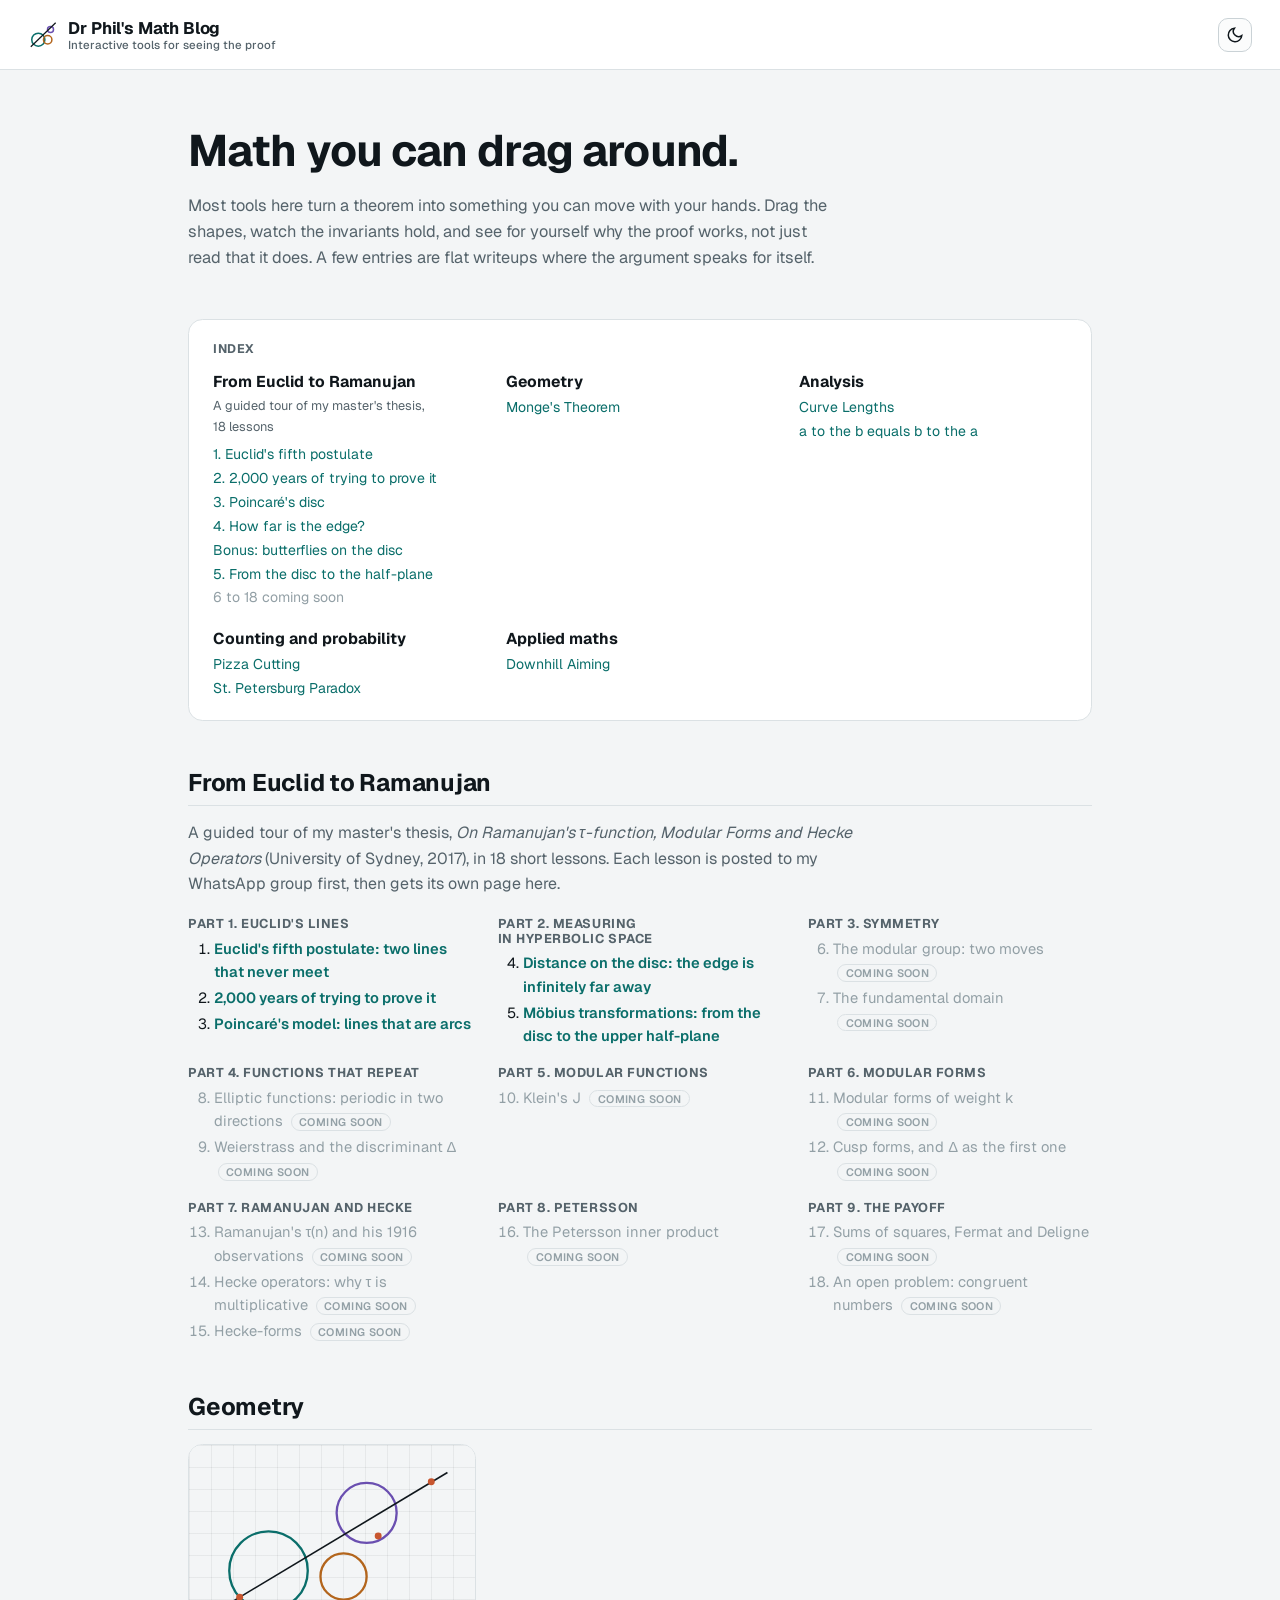
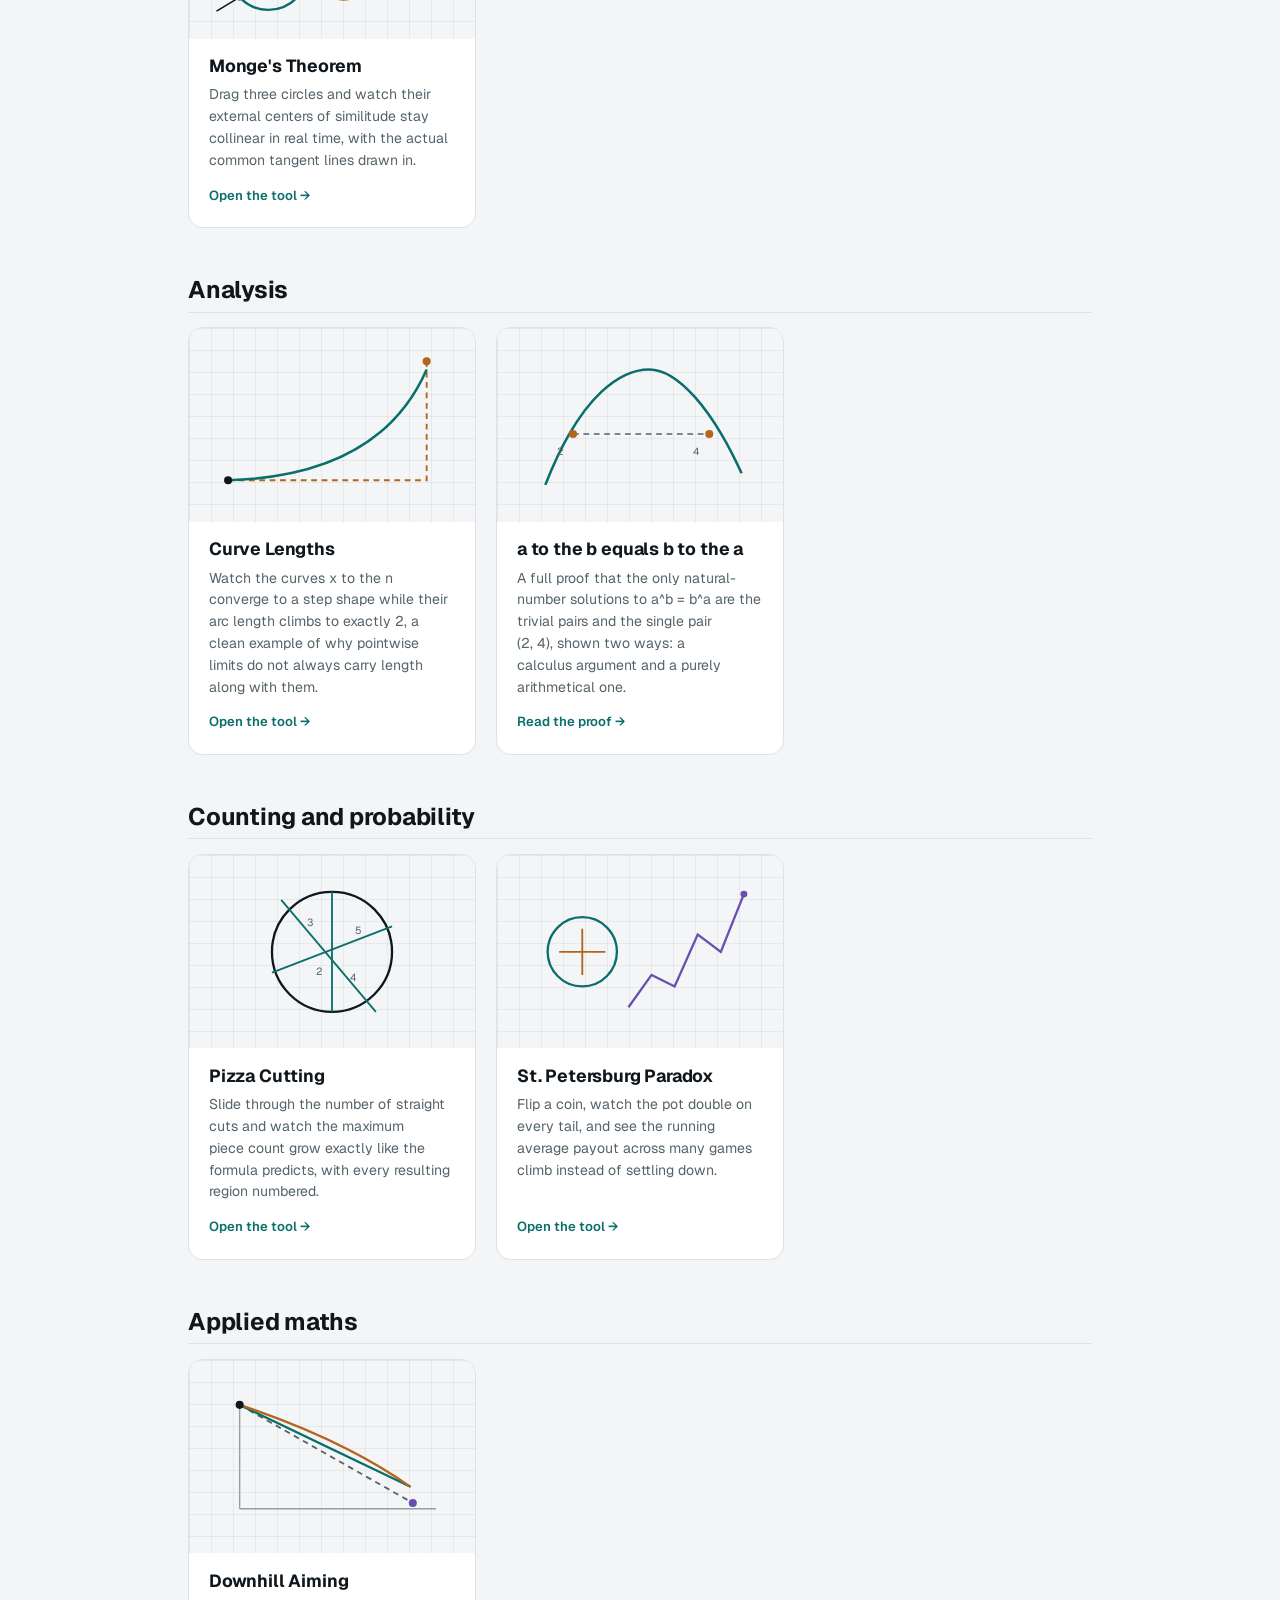
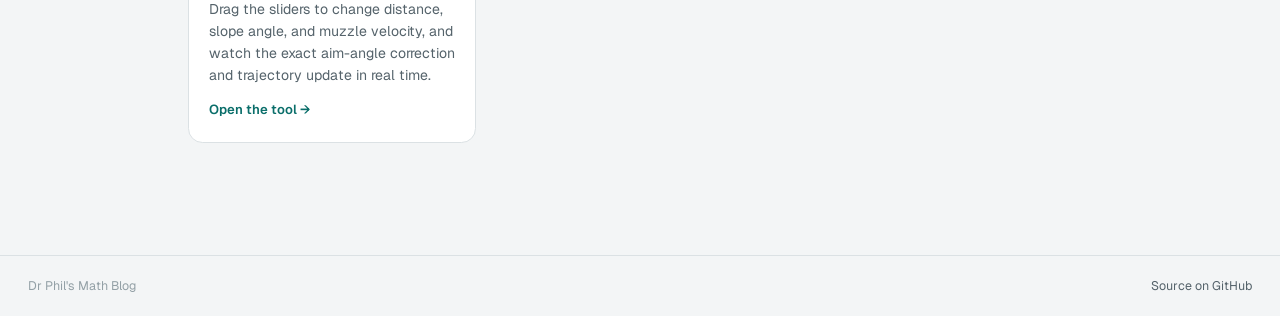
<file: index.html>
<!doctype html>
<html lang="en">
<head>
<meta charset="UTF-8" />
<meta name="viewport" content="width=device-width, initial-scale=1.0" />
<title>Dr Phil's Math Blog</title>
<meta name="description" content="Interactive math tools and explainers from Dr Phil: draggable, sliding, and animated illustrations of theorems from geometry, ballistics, combinatorics, and analysis." />

<link rel="preconnect" href="https://fonts.googleapis.com" />
<link rel="preconnect" href="https://fonts.gstatic.com" crossorigin />
<link href="https://api.fontshare.com/v2/css?f[]=jetbrains-mono@400,500,700&display=swap" rel="stylesheet" />
<link href="https://fonts.googleapis.com/css2?family=Geist:wght@400..700&display=swap" rel="stylesheet" />

<link rel="icon" href="data:image/svg+xml,%3Csvg xmlns='http://www.w3.org/2000/svg' viewBox='0 0 32 32'%3E%3Crect width='32' height='32' rx='6' fill='%230b0f14'/%3E%3Ccircle cx='11' cy='20' r='6' fill='none' stroke='%2358d3c9' stroke-width='1.6'/%3E%3Ccircle cx='21' cy='20' r='4' fill='none' stroke='%23e3a548' stroke-width='1.6'/%3E%3Ccircle cx='24' cy='10' r='3' fill='none' stroke='%23e3a548' stroke-width='1.6'/%3E%3Cline x1='4' y1='27' x2='29' y2='4' stroke='%23f2f4f6' stroke-width='1.2'/%3E%3C/svg%3E" />

<link rel="stylesheet" href="css/base.css" />
<link rel="stylesheet" href="css/theme.css" />
<link rel="stylesheet" href="css/home.css" />
</head>
<body>
<div class="home">

  <header class="home-topbar">
    <div class="brand" aria-label="Dr Phil's Math Blog logo">
      <svg width="30" height="30" viewBox="0 0 32 32" fill="none" aria-hidden="true">
        <circle cx="11" cy="21" r="7" stroke="var(--c-a)" stroke-width="1.6"/>
        <circle cx="21" cy="21" r="4.5" stroke="var(--c-b)" stroke-width="1.6"/>
        <circle cx="24" cy="10" r="3.2" stroke="var(--c-c)" stroke-width="1.6"/>
        <line x1="3" y1="28.5" x2="29.5" y2="3" stroke="var(--color-text)" stroke-width="1.3"/>
      </svg>
      <div class="brand-text">
        <span class="brand-title">Dr Phil's Math Blog</span>
        <span class="brand-sub">Interactive tools for seeing the proof</span>
      </div>
    </div>
    <button class="theme-toggle" id="themeToggle" type="button" aria-label="Switch to light mode">
      <svg width="18" height="18" viewBox="0 0 24 24" fill="none" stroke="currentColor" stroke-width="2"><path d="M21 12.79A9 9 0 1 1 11.21 3 7 7 0 0 0 21 12.79z"/></svg>
    </button>
  </header>

  <main class="home-main">

    <section class="hero">
      <h1>Math you can drag around.</h1>
      <p>Most tools here turn a theorem into something you can move with your hands. Drag the shapes, watch the invariants hold, and see for yourself why the proof works, not just read that it does. A few entries are flat writeups where the argument speaks for itself.</p>
    </section>

    <nav class="site-index" aria-label="Index of topics">
      <h2 class="index-title">Index</h2>
      <div class="index-cols">
        <div>
          <h3><a href="#tour">From Euclid to Ramanujan</a></h3>
          <p class="index-sub">A guided tour of my master's thesis, 18 lessons</p>
          <ul><li><a href="tour/01-parallel-postulate/">1. Euclid's fifth postulate</a></li><li><a href="tour/02-two-thousand-years/">2. 2,000 years of trying to prove it</a></li><li><a href="tour/03-poincare-disc/">3. Poincar&eacute;'s disc</a></li><li><a href="tour/04-distance/">4. How far is the edge?</a></li><li><a href="tour/04-distance/butterflies/">Bonus: butterflies on the disc</a></li><li><a href="tour/05-mobius/">5. From the disc to the half-plane</a></li><li class="soon">6 to 18 coming soon</li></ul>
        </div>
        <div>
          <h3><a href="#geometry">Geometry</a></h3>
          <ul><li><a href="tools/monge-theorem/">Monge's Theorem</a></li></ul>
        </div>
        <div>
          <h3><a href="#analysis">Analysis</a></h3>
          <ul><li><a href="tools/curve-lengths/">Curve Lengths</a></li><li><a href="tools/ab-ba/">a to the b equals b to the a</a></li></ul>
        </div>
        <div>
          <h3><a href="#counting">Counting and probability</a></h3>
          <ul><li><a href="tools/pizza-cutting/">Pizza Cutting</a></li><li><a href="tools/st-petersburg-paradox/">St. Petersburg Paradox</a></li></ul>
        </div>
        <div>
          <h3><a href="#applied">Applied maths</a></h3>
          <ul><li><a href="tools/downhill-aiming/">Downhill Aiming</a></li></ul>
        </div>
      </div>
    </nav>

    <section class="topic" id="tour">
      <h2 class="topic-title">From Euclid to Ramanujan</h2>
      <p class="topic-intro">A guided tour of my master's thesis, <em>On Ramanujan's &tau;-function, Modular Forms and Hecke Operators</em> (University of Sydney, 2017), in 18 short lessons. Each lesson is posted to my WhatsApp group first, then gets its own page here.</p>
      <div class="tour-parts">
        <div class="tour-part">
          <h3>Part 1. Euclid's lines</h3>
          <ol>
            <li value="1"><a href="tour/01-parallel-postulate/">Euclid's fifth postulate: two lines that never meet</a></li>
            <li value="2"><a href="tour/02-two-thousand-years/">2,000 years of trying to prove it</a></li>
            <li value="3"><a href="tour/03-poincare-disc/">Poincaré's model: lines that are arcs</a></li>
          </ol>
        </div>
        <div class="tour-part">
          <h3>Part 2. Measuring in hyperbolic space</h3>
          <ol>
            <li value="4"><a href="tour/04-distance/">Distance on the disc: the edge is infinitely far away</a></li>
            <li value="5"><a href="tour/05-mobius/">Möbius transformations: from the disc to the upper half-plane</a></li>
          </ol>
        </div>
        <div class="tour-part">
          <h3>Part 3. Symmetry</h3>
          <ol>
            <li value="6" class="soon">The modular group: two moves <span class="soon-tag">coming soon</span></li>
            <li value="7" class="soon">The fundamental domain <span class="soon-tag">coming soon</span></li>
          </ol>
        </div>
        <div class="tour-part">
          <h3>Part 4. Functions that repeat</h3>
          <ol>
            <li value="8" class="soon">Elliptic functions: periodic in two directions <span class="soon-tag">coming soon</span></li>
            <li value="9" class="soon">Weierstrass and the discriminant Δ <span class="soon-tag">coming soon</span></li>
          </ol>
        </div>
        <div class="tour-part">
          <h3>Part 5. Modular functions</h3>
          <ol>
            <li value="10" class="soon">Klein's J <span class="soon-tag">coming soon</span></li>
          </ol>
        </div>
        <div class="tour-part">
          <h3>Part 6. Modular forms</h3>
          <ol>
            <li value="11" class="soon">Modular forms of weight k <span class="soon-tag">coming soon</span></li>
            <li value="12" class="soon">Cusp forms, and Δ as the first one <span class="soon-tag">coming soon</span></li>
          </ol>
        </div>
        <div class="tour-part">
          <h3>Part 7. Ramanujan and Hecke</h3>
          <ol>
            <li value="13" class="soon">Ramanujan's τ(n) and his 1916 observations <span class="soon-tag">coming soon</span></li>
            <li value="14" class="soon">Hecke operators: why τ is multiplicative <span class="soon-tag">coming soon</span></li>
            <li value="15" class="soon">Hecke-forms <span class="soon-tag">coming soon</span></li>
          </ol>
        </div>
        <div class="tour-part">
          <h3>Part 8. Petersson</h3>
          <ol>
            <li value="16" class="soon">The Petersson inner product <span class="soon-tag">coming soon</span></li>
          </ol>
        </div>
        <div class="tour-part">
          <h3>Part 9. The payoff</h3>
          <ol>
            <li value="17" class="soon">Sums of squares, Fermat and Deligne <span class="soon-tag">coming soon</span></li>
            <li value="18" class="soon">An open problem: congruent numbers <span class="soon-tag">coming soon</span></li>
          </ol>
        </div>
      </div>
    </section>

    <section class="topic" id="geometry">
      <h2 class="topic-title">Geometry</h2>
      <div class="tool-grid">
        <a class="tool-card" href="tools/monge-theorem/">
          <div class="tool-card-preview" aria-hidden="true">
            <svg viewBox="0 0 220 140" width="100%" height="100%">
              <circle cx="55" cy="95" r="34" fill="none" stroke="var(--c-a)" stroke-width="2"/>
              <circle cx="120" cy="100" r="20" fill="none" stroke="var(--c-b)" stroke-width="2"/>
              <circle cx="140" cy="45" r="26" fill="none" stroke="var(--c-c)" stroke-width="2"/>
              <line x1="10" y1="130" x2="210" y2="10" stroke="var(--color-text)" stroke-width="1.4"/>
              <circle cx="196" cy="18" r="3" fill="var(--ext-color)"/>
              <circle cx="150" cy="65" r="3" fill="var(--ext-color)"/>
              <circle cx="30" cy="118" r="3" fill="var(--ext-color)"/>
            </svg>
          </div>
          <div class="tool-card-body">
            <h2>Monge's Theorem</h2>
            <p>Drag three circles and watch their external centers of similitude stay collinear in real time, with the actual common tangent lines drawn in.</p>
            <span class="tool-card-cta">Open the tool &rarr;</span>
          </div>
        </a>
      </div>
    </section>

    <section class="topic" id="analysis">
      <h2 class="topic-title">Analysis</h2>
      <div class="tool-grid">
        <a class="tool-card" href="tools/curve-lengths/">
          <div class="tool-card-preview" aria-hidden="true">
            <svg viewBox="0 0 220 140" width="100%" height="100%">
              <path d="M20 118 L192 118 L192 15" fill="none" stroke="var(--c-b)" stroke-width="1.6" stroke-dasharray="5 4"/>
              <path d="M20 118 C 90 116, 160 95, 192 22" fill="none" stroke="var(--c-a)" stroke-width="2.2"/>
              <circle cx="20" cy="118" r="3.5" fill="var(--color-text)"/>
              <circle cx="192" cy="15" r="3.5" fill="var(--c-b)"/>
            </svg>
          </div>
          <div class="tool-card-body">
            <h2>Curve Lengths</h2>
            <p>Watch the curves x to the n converge to a step shape while their arc length climbs to exactly 2, a clean example of why pointwise limits do not always carry length along with them.</p>
            <span class="tool-card-cta">Open the tool &rarr;</span>
          </div>
        </a>
        <a class="tool-card" href="tools/ab-ba/">
          <div class="tool-card-preview" aria-hidden="true">
            <svg viewBox="0 0 220 140" width="100%" height="100%">
              <path d="M28 122 C 60 40, 96 22, 118 22 C 142 22, 172 55, 198 112" fill="none" stroke="var(--c-a)" stroke-width="2.2"/>
              <line x1="52" y1="78" x2="170" y2="78" stroke="var(--color-text-muted)" stroke-width="1.4" stroke-dasharray="5 4"/>
              <circle cx="52" cy="78" r="3.5" fill="var(--c-b)"/>
              <circle cx="170" cy="78" r="3.5" fill="var(--c-b)"/>
              <text x="38" y="96" font-size="9" fill="var(--color-text-muted)">2</text>
              <text x="156" y="96" font-size="9" fill="var(--color-text-muted)">4</text>
            </svg>
          </div>
          <div class="tool-card-body">
            <h2>a to the b equals b to the a</h2>
            <p>A full proof that the only natural-number solutions to a^b = b^a are the trivial pairs and the single pair (2, 4), shown two ways: a calculus argument and a purely arithmetical one.</p>
            <span class="tool-card-cta">Read the proof &rarr;</span>
          </div>
        </a>
      </div>
    </section>

    <section class="topic" id="counting">
      <h2 class="topic-title">Counting and probability</h2>
      <div class="tool-grid">
        <a class="tool-card" href="tools/pizza-cutting/">
          <div class="tool-card-preview" aria-hidden="true">
            <svg viewBox="0 0 220 140" width="100%" height="100%">
              <circle cx="110" cy="70" r="52" fill="none" stroke="var(--color-text)" stroke-width="2"/>
              <line x1="66" y1="25" x2="148" y2="122" stroke="var(--c-a)" stroke-width="1.6"/>
              <line x1="58" y1="88" x2="162" y2="48" stroke="var(--c-a)" stroke-width="1.6"/>
              <line x1="110" y1="18" x2="110" y2="122" stroke="var(--c-a)" stroke-width="1.6"/>
              <text x="88" y="48" font-size="9" fill="var(--color-text-muted)">3</text>
              <text x="130" y="55" font-size="9" fill="var(--color-text-muted)">5</text>
              <text x="96" y="90" font-size="9" fill="var(--color-text-muted)">2</text>
              <text x="126" y="95" font-size="9" fill="var(--color-text-muted)">4</text>
            </svg>
          </div>
          <div class="tool-card-body">
            <h2>Pizza Cutting</h2>
            <p>Slide through the number of straight cuts and watch the maximum piece count grow exactly like the formula predicts, with every resulting region numbered.</p>
            <span class="tool-card-cta">Open the tool &rarr;</span>
          </div>
        </a>
        <a class="tool-card" href="tools/st-petersburg-paradox/">
          <div class="tool-card-preview" aria-hidden="true">
            <svg viewBox="0 0 220 140" width="100%" height="100%">
              <circle cx="60" cy="70" r="30" fill="none" stroke="var(--c-a)" stroke-width="2"/>
              <path d="M40 70 h40 M60 50 v40" stroke="var(--c-b)" stroke-width="1.6"/>
              <path d="M100 118 L120 90 L140 100 L160 55 L180 70 L200 20" fill="none" stroke="var(--c-c)" stroke-width="2"/>
              <circle cx="200" cy="20" r="3" fill="var(--c-c)"/>
            </svg>
          </div>
          <div class="tool-card-body">
            <h2>St. Petersburg Paradox</h2>
            <p>Flip a coin, watch the pot double on every tail, and see the running average payout across many games climb instead of settling down.</p>
            <span class="tool-card-cta">Open the tool &rarr;</span>
          </div>
        </a>
      </div>
    </section>

    <section class="topic" id="applied">
      <h2 class="topic-title">Applied maths</h2>
      <div class="tool-grid">
        <a class="tool-card" href="tools/downhill-aiming/">
          <div class="tool-card-preview" aria-hidden="true">
            <svg viewBox="0 0 220 140" width="100%" height="100%">
              <line x1="30" y1="25" x2="30" y2="115" stroke="var(--color-text-faint)" stroke-width="1.2"/>
              <line x1="30" y1="115" x2="200" y2="115" stroke="var(--color-text-faint)" stroke-width="1.2"/>
              <line x1="30" y1="25" x2="180" y2="110" stroke="var(--color-text-muted)" stroke-width="1.6" stroke-dasharray="5 4"/>
              <line x1="30" y1="25" x2="178" y2="96" stroke="var(--c-a)" stroke-width="2"/>
              <path d="M30,25 Q120,55 178,96" fill="none" stroke="var(--c-b)" stroke-width="2"/>
              <circle cx="30" cy="25" r="3.5" fill="var(--color-text)"/>
              <circle cx="180" cy="110" r="3.5" fill="var(--c-c)"/>
            </svg>
          </div>
          <div class="tool-card-body">
            <h2>Downhill Aiming</h2>
            <p>Drag the sliders to change distance, slope angle, and muzzle velocity, and watch the exact aim-angle correction and trajectory update in real time.</p>
            <span class="tool-card-cta">Open the tool &rarr;</span>
          </div>
        </a>
      </div>
    </section>

  </main>

  <footer class="home-footer">
    <span>Dr Phil's Math Blog</span>
    <a href="https://github.com/DrPhil-dev/Dr-Phil-s-Math-Blog" target="_blank" rel="noopener">Source on GitHub</a>
  </footer>

</div>

<script src="js/home.js"></script>
</body>
</html>
</file>
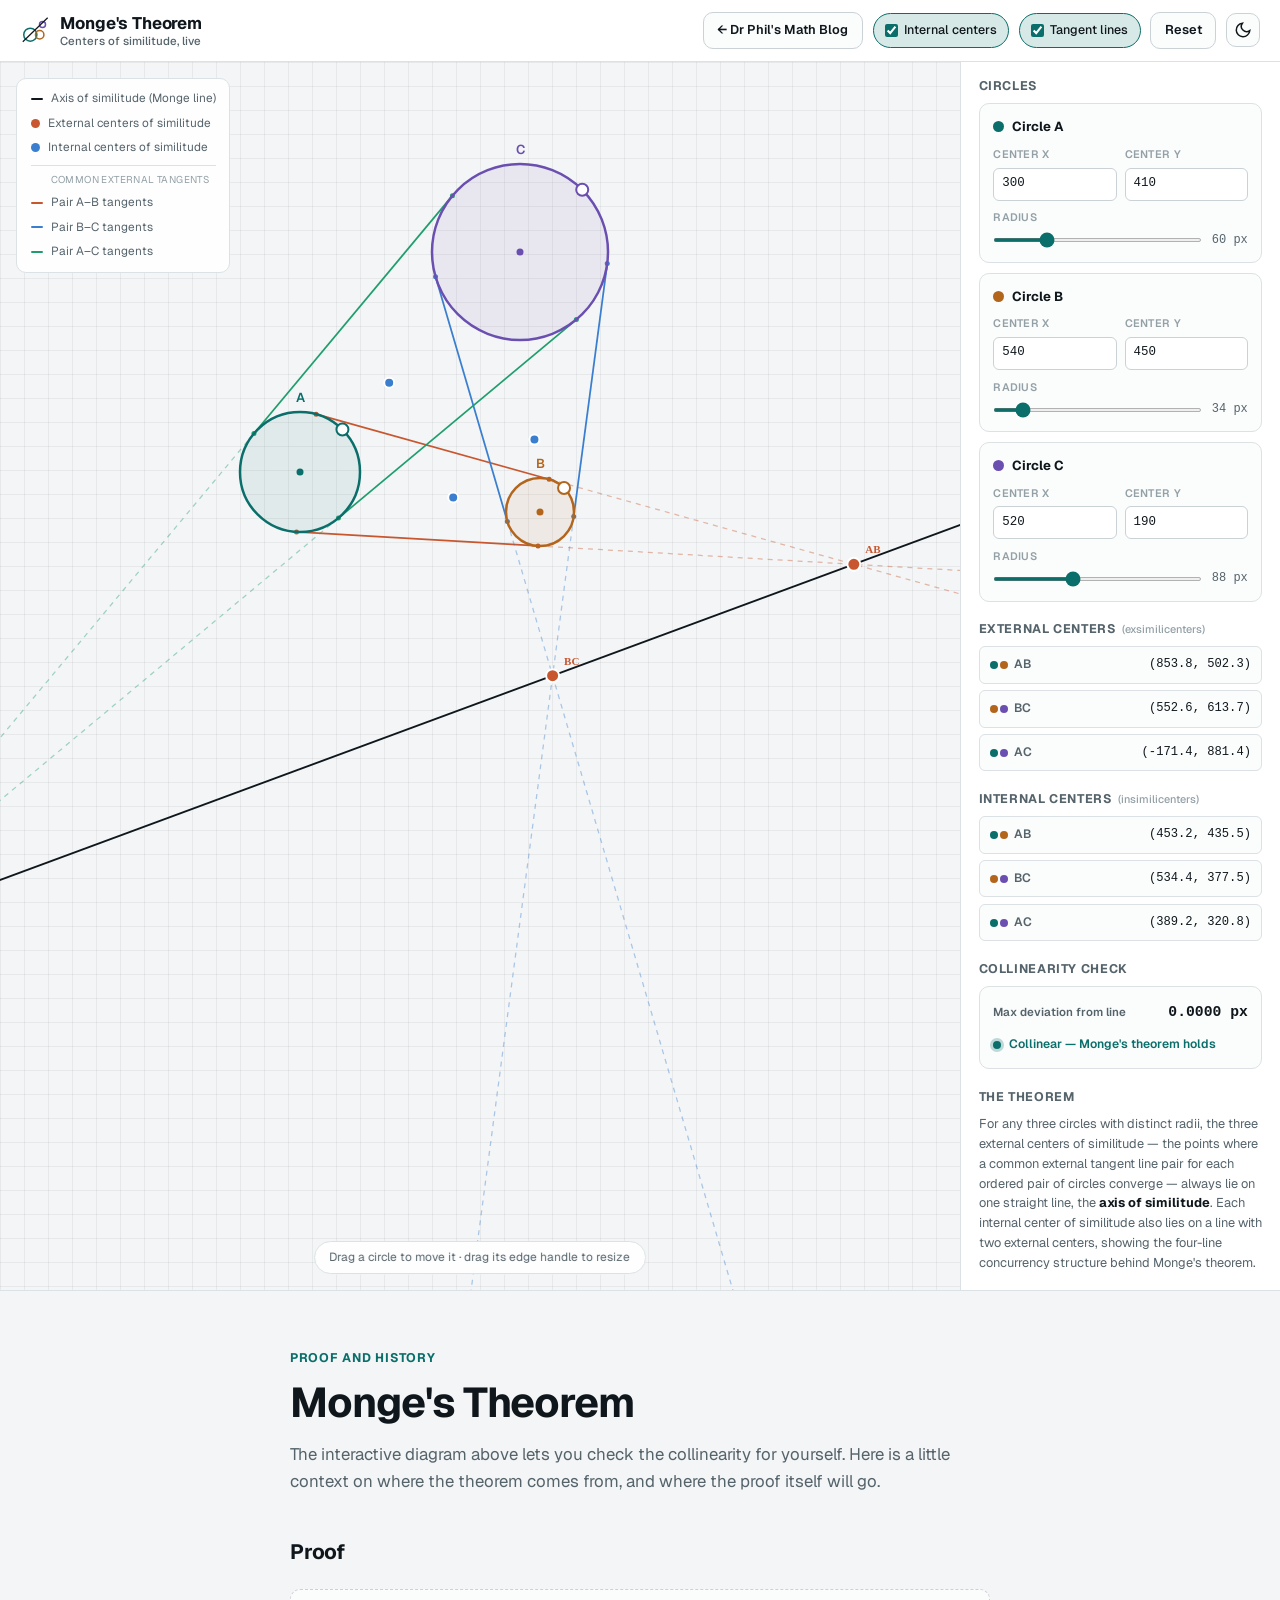
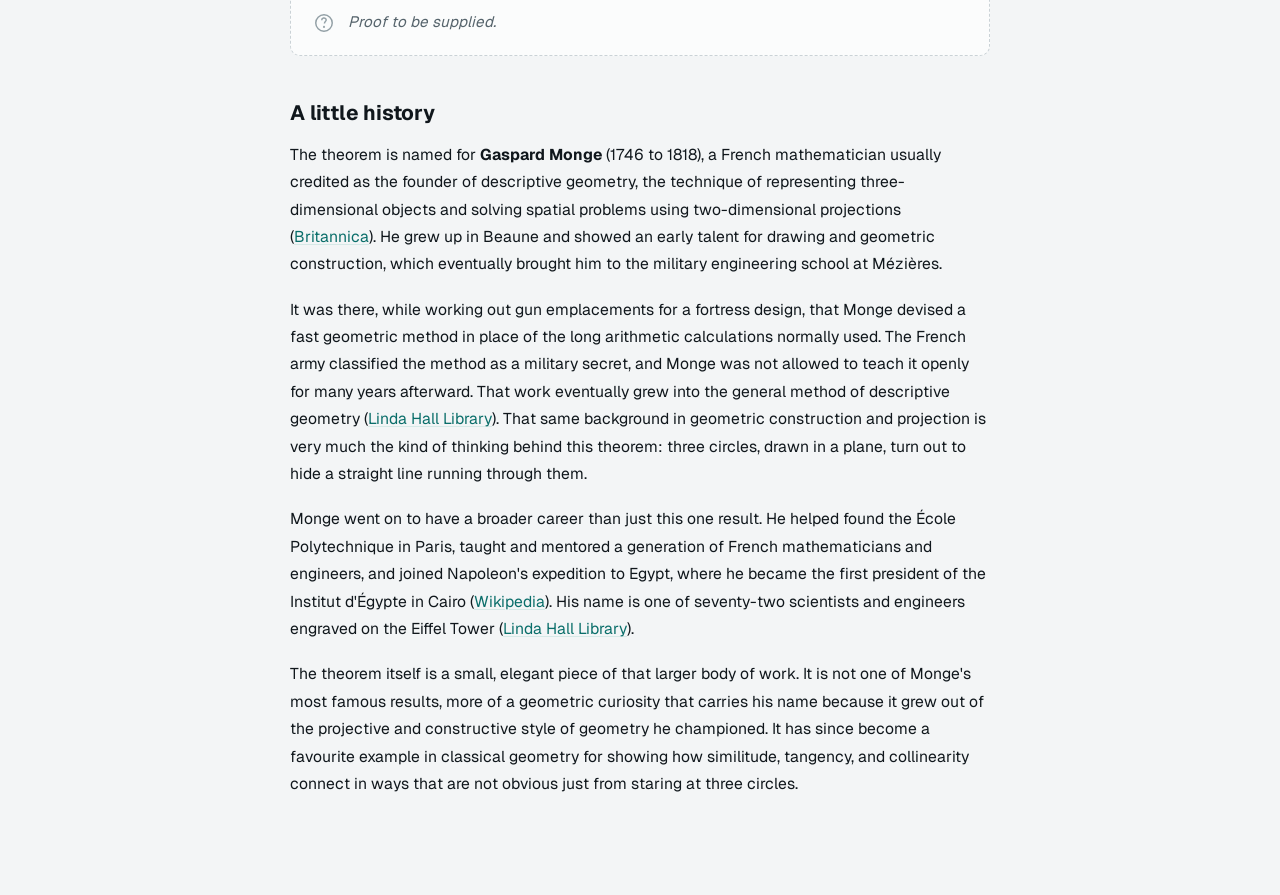
<file: tools/monge-theorem/index.html>
<!doctype html>
<html lang="en">
<head>
<meta charset="UTF-8" />
<meta name="viewport" content="width=device-width, initial-scale=1.0" />
<title>Monge's Theorem — Interactive Centers of Similitude</title>
<meta name="description" content="Drag three circles and watch their external centers of similitude stay collinear in real time, an interactive illustration of Monge's theorem." />

<link rel="preconnect" href="https://fonts.googleapis.com" />
<link rel="preconnect" href="https://fonts.gstatic.com" crossorigin />
<link href="https://api.fontshare.com/v2/css?f[]=jetbrains-mono@400,500,700&display=swap" rel="stylesheet" />
<link href="https://fonts.googleapis.com/css2?family=Geist:wght@400..700&display=swap" rel="stylesheet" />

<link rel="icon" href="data:image/svg+xml,%3Csvg xmlns='http://www.w3.org/2000/svg' viewBox='0 0 32 32'%3E%3Crect width='32' height='32' rx='6' fill='%230b0f14'/%3E%3Ccircle cx='11' cy='20' r='6' fill='none' stroke='%2358d3c9' stroke-width='1.6'/%3E%3Ccircle cx='21' cy='20' r='4' fill='none' stroke='%23e3a548' stroke-width='1.6'/%3E%3Ccircle cx='24' cy='10' r='3' fill='none' stroke='%23e3a548' stroke-width='1.6'/%3E%3Cline x1='4' y1='27' x2='29' y2='4' stroke='%23f2f4f6' stroke-width='1.2'/%3E%3C/svg%3E" />

<link rel="stylesheet" href="css/base.css" />
<link rel="stylesheet" href="css/theme.css" />
<link rel="stylesheet" href="css/style.css" />
</head>
<body>
<div class="app">

  <header class="topbar">
    <div class="brand" aria-label="Monge's Theorem tool logo">
      <svg width="30" height="30" viewBox="0 0 32 32" fill="none" aria-hidden="true">
        <circle cx="11" cy="21" r="7" stroke="var(--c-a)" stroke-width="1.6"/>
        <circle cx="21" cy="21" r="4.5" stroke="var(--c-b)" stroke-width="1.6"/>
        <circle cx="24" cy="10" r="3.2" stroke="var(--c-c)" stroke-width="1.6"/>
        <line x1="3" y1="28.5" x2="29.5" y2="3" stroke="var(--color-text)" stroke-width="1.3"/>
      </svg>
      <div class="brand-text">
        <span class="brand-title">Monge's&nbsp;Theorem</span>
        <span class="brand-sub">Centers of similitude, live</span>
      </div>
    </div>

    <div class="topbar-actions">
      <a class="btn btn-ghost" href="../../">&larr; Dr Phil's Math Blog</a>
      <label class="toggle-chip">
        <input type="checkbox" id="toggleInternal" checked />
        <span>Internal centers</span>
      </label>
      <label class="toggle-chip">
        <input type="checkbox" id="toggleTangents" checked />
        <span>Tangent lines</span>
      </label>
      <button class="btn btn-ghost" id="resetBtn" type="button">Reset</button>
      <button class="theme-toggle" id="themeToggle" type="button" aria-label="Switch to light mode">
        <svg width="18" height="18" viewBox="0 0 24 24" fill="none" stroke="currentColor" stroke-width="2"><path d="M21 12.79A9 9 0 1 1 11.21 3 7 7 0 0 0 21 12.79z"/></svg>
      </button>
    </div>
  </header>

  <main class="layout">

    <section class="stage-wrap">
      <canvas id="stage" aria-label="Interactive plane with three draggable circles"></canvas>
      <div class="stage-hint" id="stageHint">Drag a circle to move it &middot; drag its edge handle to resize</div>
      <div class="legend" id="legend">
        <div class="legend-row"><span class="dot dot-line"></span> Axis of similitude (Monge line)</div>
        <div class="legend-row"><span class="dot dot-ext"></span> External centers of similitude</div>
        <div class="legend-row"><span class="dot dot-int"></span> Internal centers of similitude</div>
        <div class="legend-row" id="legendTangentHeader"><span class="legend-divider"></span> Common external tangents</div>
        <div class="legend-row"><span class="dot dot-pair-ab"></span> Pair A&ndash;B tangents</div>
        <div class="legend-row"><span class="dot dot-pair-bc"></span> Pair B&ndash;C tangents</div>
        <div class="legend-row"><span class="dot dot-pair-ac"></span> Pair A&ndash;C tangents</div>
      </div>
    </section>

    <aside class="panel">

      <div class="panel-section">
        <h2 class="panel-title">Circles</h2>
        <div class="circle-controls" id="circleControls"></div>
      </div>

      <div class="panel-section">
        <h2 class="panel-title">External centers <span class="title-note">(exsimilicenters)</span></h2>
        <div class="readout" id="externalReadout"></div>
      </div>

      <div class="panel-section">
        <h2 class="panel-title">Internal centers <span class="title-note">(insimilicenters)</span></h2>
        <div class="readout" id="internalReadout"></div>
      </div>

      <div class="panel-section">
        <h2 class="panel-title">Collinearity check</h2>
        <div class="collinearity-card" id="collinearityCard">
          <div class="collinearity-metric">
            <span class="metric-label">Max deviation from line</span>
            <span class="metric-value" id="deviationValue">0.000 px</span>
          </div>
          <div class="collinearity-status" id="collinearityStatus">
            <span class="status-dot"></span>
            <span class="status-text">Collinear — Monge's theorem holds</span>
          </div>
        </div>
      </div>

      <div class="panel-section panel-note">
        <h2 class="panel-title">The theorem</h2>
        <p>For any three circles with distinct radii, the three external centers of similitude &mdash; the points where a common external tangent line pair for each ordered pair of circles converge &mdash; always lie on one straight line, the <strong>axis of similitude</strong>. Each internal center of similitude also lies on a line with two external centers, showing the four-line concurrency structure behind Monge's theorem.</p>
      </div>

    </aside>
  </main>

  <article class="writeup">
    <div class="writeup-inner">

      <p class="kicker">Proof and history</p>
      <h1>Monge's Theorem</h1>
      <p class="lede">The interactive diagram above lets you check the collinearity for yourself. Here is a little context on where the theorem comes from, and where the proof itself will go.</p>

      <h2>Proof</h2>
      <div class="placeholder-box">
        <svg class="placeholder-icon" width="22" height="22" viewBox="0 0 24 24" fill="none" stroke="currentColor" stroke-width="1.6"><circle cx="12" cy="12" r="9"/><path d="M9.5 9a2.5 2.5 0 0 1 4.7-1.2c.5.9.2 1.7-.5 2.4-.6.6-1.2 1-1.2 2.3"/><circle cx="12" cy="16.3" r="0.4" fill="currentColor"/></svg>
        <p>Proof to be supplied.</p>
      </div>

      <h2>A little history</h2>
      <p>The theorem is named for <strong>Gaspard Monge</strong> (1746 to 1818), a French mathematician usually credited as the founder of descriptive geometry, the technique of representing three-dimensional objects and solving spatial problems using two-dimensional projections (<a href="https://www.britannica.com/biography/Gaspard-Monge-comte-de-Peluse" target="_blank" rel="noopener">Britannica</a>). He grew up in Beaune and showed an early talent for drawing and geometric construction, which eventually brought him to the military engineering school at M&eacute;zi&egrave;res.</p>
      <p>It was there, while working out gun emplacements for a fortress design, that Monge devised a fast geometric method in place of the long arithmetic calculations normally used. The French army classified the method as a military secret, and Monge was not allowed to teach it openly for many years afterward. That work eventually grew into the general method of descriptive geometry (<a href="https://www.lindahall.org/about/news/scientist-of-the-day/gaspard-monge/" target="_blank" rel="noopener">Linda Hall Library</a>). That same background in geometric construction and projection is very much the kind of thinking behind this theorem: three circles, drawn in a plane, turn out to hide a straight line running through them.</p>
      <p>Monge went on to have a broader career than just this one result. He helped found the &Eacute;cole Polytechnique in Paris, taught and mentored a generation of French mathematicians and engineers, and joined Napoleon's expedition to Egypt, where he became the first president of the Institut d'&Eacute;gypte in Cairo (<a href="https://en.wikipedia.org/wiki/Gaspard_Monge" target="_blank" rel="noopener">Wikipedia</a>). His name is one of seventy-two scientists and engineers engraved on the Eiffel Tower (<a href="https://www.lindahall.org/about/news/scientist-of-the-day/gaspard-monge/" target="_blank" rel="noopener">Linda Hall Library</a>).</p>
      <p>The theorem itself is a small, elegant piece of that larger body of work. It is not one of Monge's most famous results, more of a geometric curiosity that carries his name because it grew out of the projective and constructive style of geometry he championed. It has since become a favourite example in classical geometry for showing how similitude, tangency, and collinearity connect in ways that are not obvious just from staring at three circles.</p>

    </div>
  </article>
</div>

<script src="js/geometry.js"></script>
<script src="js/app.js"></script>
</body>
</html>
</file>
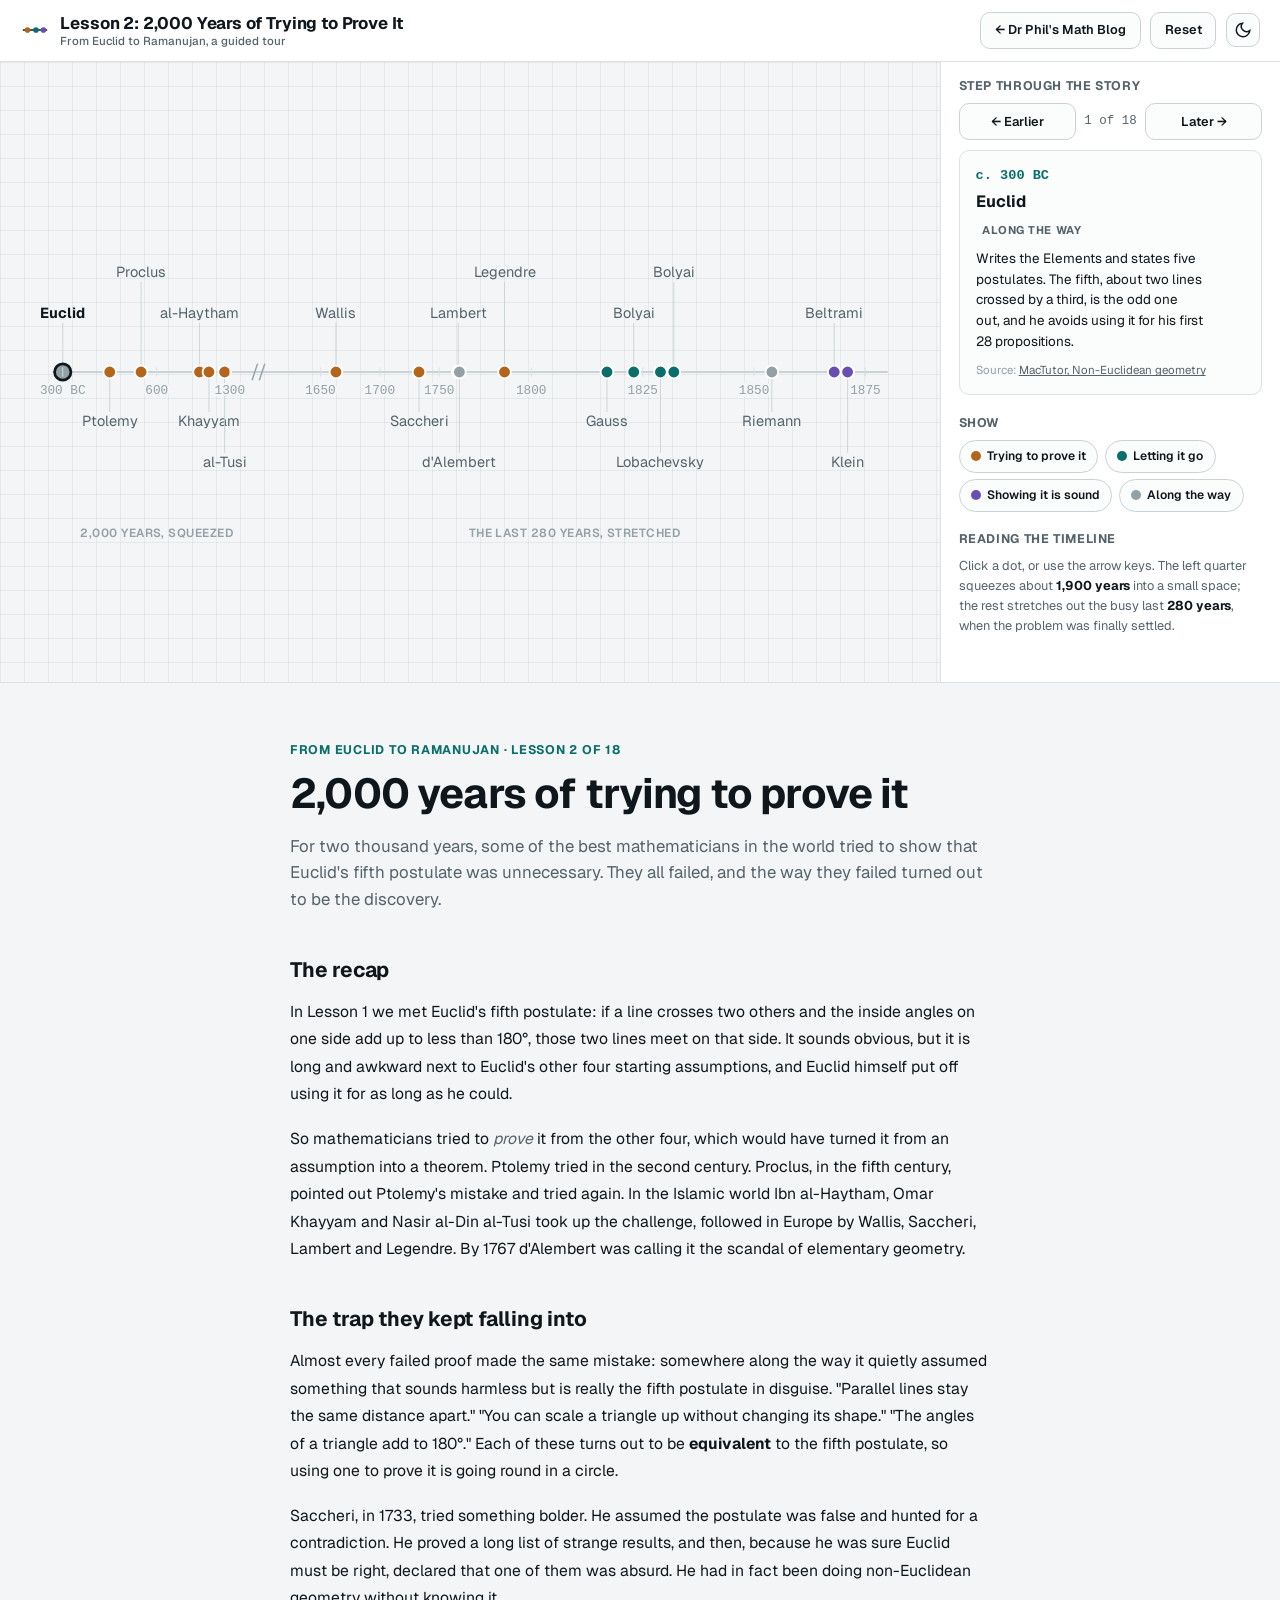
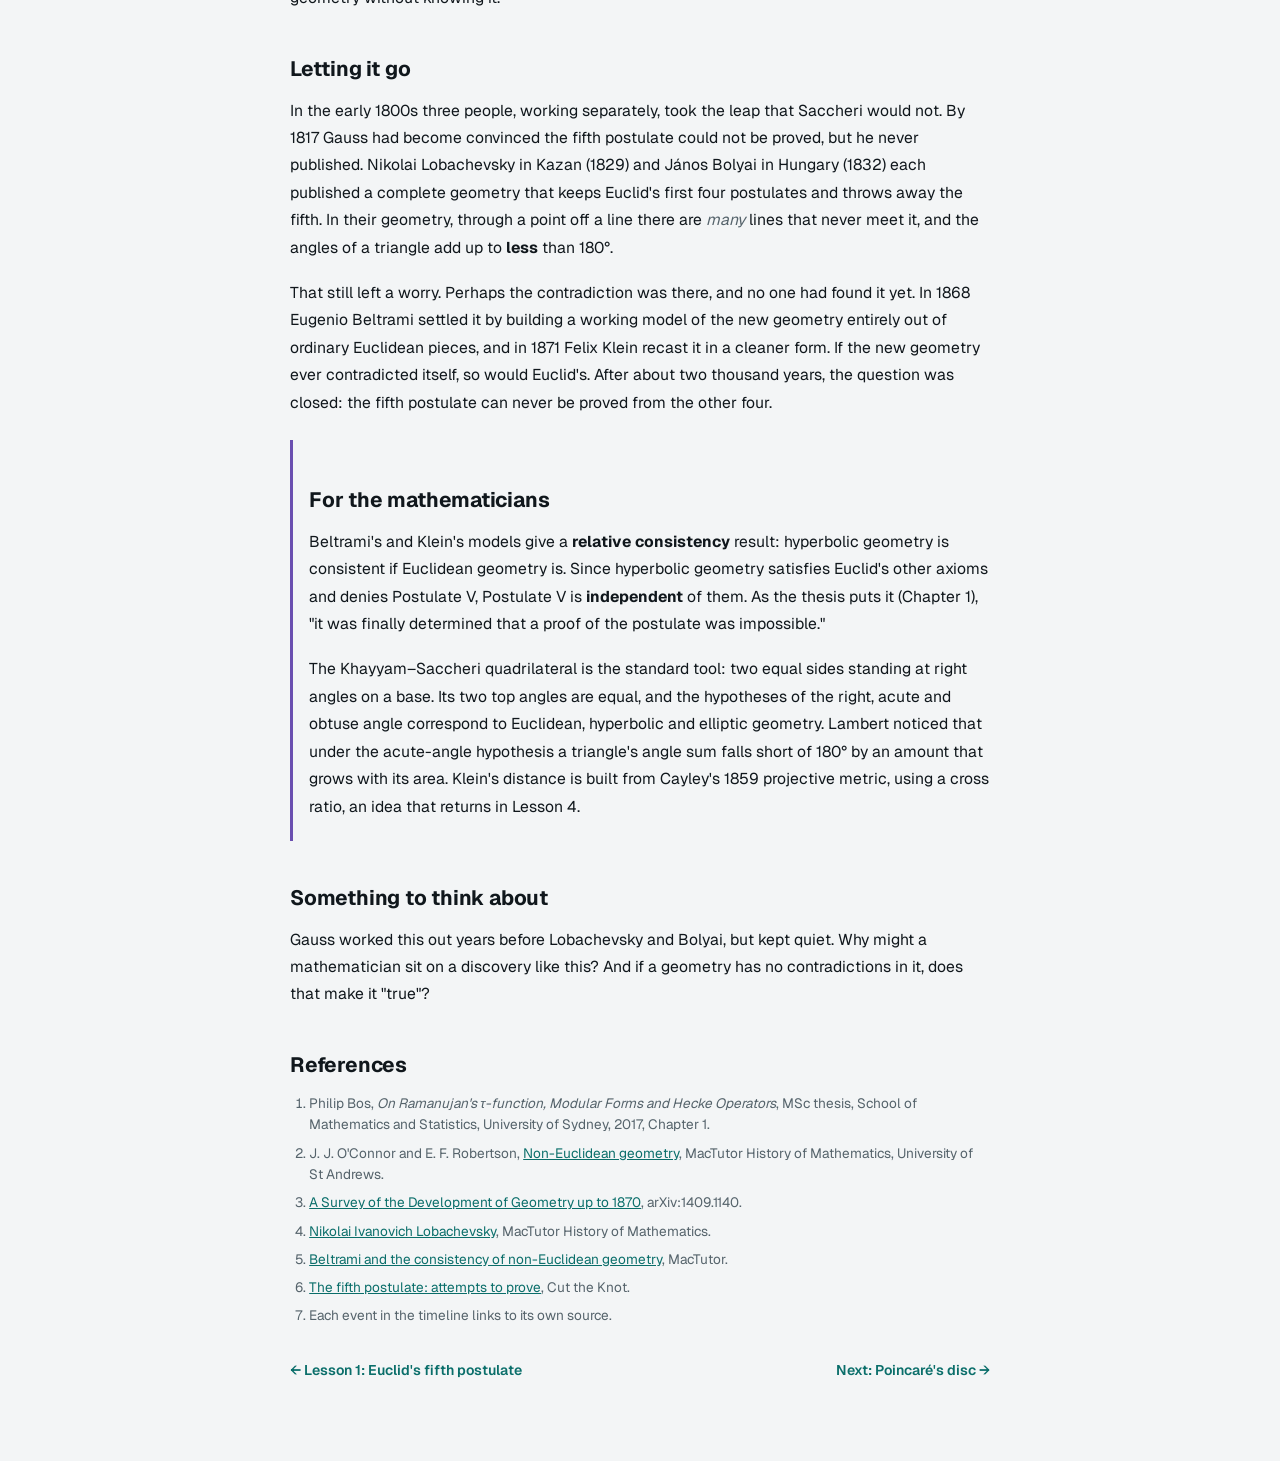
<file: tour/02-two-thousand-years/index.html>
<!doctype html>
<html lang="en">
<head>
<meta charset="UTF-8" />
<meta name="viewport" content="width=device-width, initial-scale=1.0" />
<title>Lesson 2: 2,000 Years of Trying to Prove It | From Euclid to Ramanujan</title>
<meta name="description" content="Lesson 2 of a guided tour of Dr Phil's master's thesis on Ramanujan's tau-function: an interactive timeline of the attempts to prove Euclid's fifth postulate, from Ptolemy to Beltrami and Klein." />

<link rel="preconnect" href="https://fonts.googleapis.com" />
<link rel="preconnect" href="https://fonts.gstatic.com" crossorigin />
<link href="https://api.fontshare.com/v2/css?f[]=jetbrains-mono@400,500,700&display=swap" rel="stylesheet" />
<link href="https://fonts.googleapis.com/css2?family=Geist:wght@400..700&display=swap" rel="stylesheet" />

<link rel="icon" href="data:image/svg+xml,%3Csvg xmlns='http://www.w3.org/2000/svg' viewBox='0 0 32 32'%3E%3Crect width='32' height='32' rx='6' fill='%230b0f14'/%3E%3Cline x1='3' y1='16' x2='29' y2='16' stroke='%23f2f4f6' stroke-width='1.6'/%3E%3Ccircle cx='8' cy='16' r='3' fill='%23e3a548'/%3E%3Ccircle cx='17' cy='16' r='3' fill='%2358d3c9'/%3E%3Ccircle cx='25' cy='16' r='3' fill='%23a586f0'/%3E%3C/svg%3E" />

<link rel="stylesheet" href="css/base.css" />
<link rel="stylesheet" href="css/theme.css" />
<link rel="stylesheet" href="css/style.css" />
</head>
<body class="page-timeline">
<div class="app">

  <header class="topbar">
    <div class="brand" aria-label="Lesson 2 logo">
      <svg width="30" height="30" viewBox="0 0 32 32" fill="none" aria-hidden="true">
        <line x1="3" y1="16" x2="29" y2="16" stroke="var(--color-text)" stroke-width="1.6"/>
        <circle cx="8" cy="16" r="3" fill="var(--c-b)"/>
        <circle cx="17" cy="16" r="3" fill="var(--c-a)"/>
        <circle cx="25" cy="16" r="3" fill="var(--c-c)"/>
      </svg>
      <div class="brand-text">
        <span class="brand-title">Lesson 2: 2,000 Years of Trying to Prove It</span>
        <span class="brand-sub">From Euclid to Ramanujan, a guided tour</span>
      </div>
    </div>

    <div class="topbar-actions">
      <a class="btn btn-ghost" href="../../">&larr; Dr Phil's Math Blog</a>
      <button class="btn btn-ghost" id="resetBtn" type="button">Reset</button>
      <button class="theme-toggle" id="themeToggle" type="button" aria-label="Switch theme">
        <svg width="18" height="18" viewBox="0 0 24 24" fill="none" stroke="currentColor" stroke-width="2"><path d="M21 12.79A9 9 0 1 1 11.21 3 7 7 0 0 0 21 12.79z"/></svg>
      </button>
    </div>
  </header>

  <main class="layout">

    <section class="stage-wrap">
      <p class="swipe-hint">Swipe sideways to see the whole timeline &rarr;</p>
      <svg id="stage" viewBox="0 0 1000 420" aria-label="Timeline of attempts to prove Euclid's fifth postulate, from about 300 BC to 1871">
        <g id="timelineLayer"></g>
      </svg>
    </section>

    <aside class="panel">

      <div class="panel-section">
        <h2 class="panel-title">Step through the story</h2>
        <div class="stepper">
          <button class="btn btn-ghost" id="prevBtn" type="button">&larr; Earlier</button>
          <span class="step-count" id="stepCount">1 of 18</span>
          <button class="btn btn-ghost" id="nextBtn" type="button">Later &rarr;</button>
        </div>
        <div class="event-card" id="eventCard" aria-live="polite"></div>
      </div>

      <div class="panel-section">
        <h2 class="panel-title">Show</h2>
        <div class="chips">
          <button class="chip" type="button" data-cat="try" aria-pressed="true"><span class="sw cat-try"></span>Trying to prove it</button>
          <button class="chip" type="button" data-cat="go" aria-pressed="true"><span class="sw cat-go"></span>Letting it go</button>
          <button class="chip" type="button" data-cat="safe" aria-pressed="true"><span class="sw cat-safe"></span>Showing it is sound</button>
          <button class="chip" type="button" data-cat="ctx" aria-pressed="true"><span class="sw cat-ctx"></span>Along the way</button>
        </div>
      </div>

      <div class="panel-section panel-note">
        <h2 class="panel-title">Reading the timeline</h2>
        <p>
          Click a dot, or use the arrow keys. The left quarter squeezes about
          <strong>1,900 years</strong> into a small space; the rest stretches out the busy last
          <strong>280 years</strong>, when the problem was finally settled.
        </p>
      </div>

    </aside>

  </main>

  <article class="writeup">
    <div class="writeup-inner">

      <p class="kicker">From Euclid to Ramanujan &middot; Lesson 2 of 18</p>
      <h1>2,000 years of trying to prove it</h1>
      <p class="lede">For two thousand years, some of the best mathematicians in the world tried to show that Euclid's fifth postulate was unnecessary. They all failed, and the way they failed turned out to be the discovery.</p>

      <h2>The recap</h2>
      <p>
        In Lesson 1 we met Euclid's fifth postulate: if a line crosses two others and the inside
        angles on one side add up to less than 180&deg;, those two lines meet on that side. It
        sounds obvious, but it is long and awkward next to Euclid's other four starting
        assumptions, and Euclid himself put off using it for as long as he could.
      </p>
      <p>
        So mathematicians tried to <em>prove</em> it from the other four, which would have turned
        it from an assumption into a theorem. Ptolemy tried in the second century. Proclus, in the
        fifth century, pointed out Ptolemy's mistake and tried again. In the Islamic world Ibn
        al-Haytham, Omar Khayyam and Nasir al-Din al-Tusi took up the challenge, followed in
        Europe by Wallis, Saccheri, Lambert and Legendre. By 1767 d'Alembert was calling it the
        scandal of elementary geometry.
      </p>

      <h2>The trap they kept falling into</h2>
      <p>
        Almost every failed proof made the same mistake: somewhere along the way it quietly
        assumed something that sounds harmless but is really the fifth postulate in disguise.
        "Parallel lines stay the same distance apart." "You can scale a triangle up without
        changing its shape." "The angles of a triangle add to 180&deg;." Each of these turns out
        to be <strong>equivalent</strong> to the fifth postulate, so using one to prove it is
        going round in a circle.
      </p>
      <p>
        Saccheri, in 1733, tried something bolder. He assumed the postulate was false and
        hunted for a contradiction. He proved a long list of strange results, and then, because
        he was sure Euclid must be right, declared that one of them was absurd. He had in fact
        been doing non-Euclidean geometry without knowing it.
      </p>

      <h2>Letting it go</h2>
      <p>
        In the early 1800s three people, working separately, took the leap that Saccheri would
        not. By 1817 Gauss had become convinced the fifth postulate could not be proved, but he
        never published. Nikolai Lobachevsky in Kazan (1829) and J&aacute;nos Bolyai in Hungary
        (1832) each published a complete geometry that keeps Euclid's first four postulates and
        throws away the fifth. In their geometry, through a point off a line there are
        <em>many</em> lines that never meet it, and the angles of a triangle add up to
        <strong>less</strong> than 180&deg;.
      </p>
      <p>
        That still left a worry. Perhaps the contradiction was there, and no one had found it
        yet. In 1868 Eugenio Beltrami settled it by building a working model of the new geometry
        entirely out of ordinary Euclidean pieces, and in 1871 Felix Klein recast it in a cleaner
        form. If the new geometry ever contradicted itself, so would Euclid's. After about two
        thousand years, the question was closed: the fifth postulate can never be proved from the
        other four.
      </p>

      <div class="for-maths">
        <h2>For the mathematicians</h2>
        <p>
          Beltrami's and Klein's models give a <strong>relative consistency</strong> result:
          hyperbolic geometry is consistent if Euclidean geometry is. Since hyperbolic geometry
          satisfies Euclid's other axioms and denies Postulate V, Postulate V is
          <strong>independent</strong> of them. As the thesis puts it (Chapter 1), "it was finally
          determined that a proof of the postulate was impossible."
        </p>
        <p>
          The Khayyam&ndash;Saccheri quadrilateral is the standard tool: two equal sides standing at
          right angles on a base. Its two top angles are equal, and the hypotheses of the right,
          acute and obtuse angle correspond to Euclidean, hyperbolic and elliptic geometry.
          Lambert noticed that under the acute-angle hypothesis a triangle's angle sum falls short
          of 180&deg; by an amount that grows with its area. Klein's distance is built from
          Cayley's 1859 projective metric, using a cross ratio, an idea that returns in Lesson 4.
        </p>
      </div>

      <h2>Something to think about</h2>
      <p>
        Gauss worked this out years before Lobachevsky and Bolyai, but kept quiet. Why might a
        mathematician sit on a discovery like this? And if a geometry has no contradictions in
        it, does that make it "true"?
      </p>

      <h2>References</h2>
      <ol class="refs">
        <li>Philip Bos, <em>On Ramanujan's &tau;-function, Modular Forms and Hecke Operators</em>, MSc thesis, School of Mathematics and Statistics, University of Sydney, 2017, Chapter 1.</li>
        <li>J. J. O'Connor and E. F. Robertson, <a href="https://mathshistory.st-andrews.ac.uk/HistTopics/Non-Euclidean_geometry/" target="_blank" rel="noopener">Non-Euclidean geometry</a>, MacTutor History of Mathematics, University of St Andrews.</li>
        <li><a href="https://arxiv.org/pdf/1409.1140" target="_blank" rel="noopener">A Survey of the Development of Geometry up to 1870</a>, arXiv:1409.1140.</li>
        <li><a href="https://mathshistory.st-andrews.ac.uk/Biographies/Lobachevsky/" target="_blank" rel="noopener">Nikolai Ivanovich Lobachevsky</a>, MacTutor History of Mathematics.</li>
        <li><a href="https://mathshistory.st-andrews.ac.uk/SH/beltrami_sh.pdf" target="_blank" rel="noopener">Beltrami and the consistency of non-Euclidean geometry</a>, MacTutor.</li>
        <li><a href="https://www.cut-the-knot.org/triangle/pythpar/Attempts.shtml" target="_blank" rel="noopener">The fifth postulate: attempts to prove</a>, Cut the Knot.</li>
        <li>Each event in the timeline links to its own source.</li>
      </ol>

      <nav class="lesson-nav" aria-label="Lesson navigation">
        <a href="../01-parallel-postulate/">&larr; Lesson 1: Euclid's fifth postulate</a>
        <a href="../03-poincare-disc/">Next: Poincar&eacute;'s disc &rarr;</a>
      </nav>

    </div>
  </article>

</div>

<script src="js/app.js"></script>
</body>
</html>
</file>
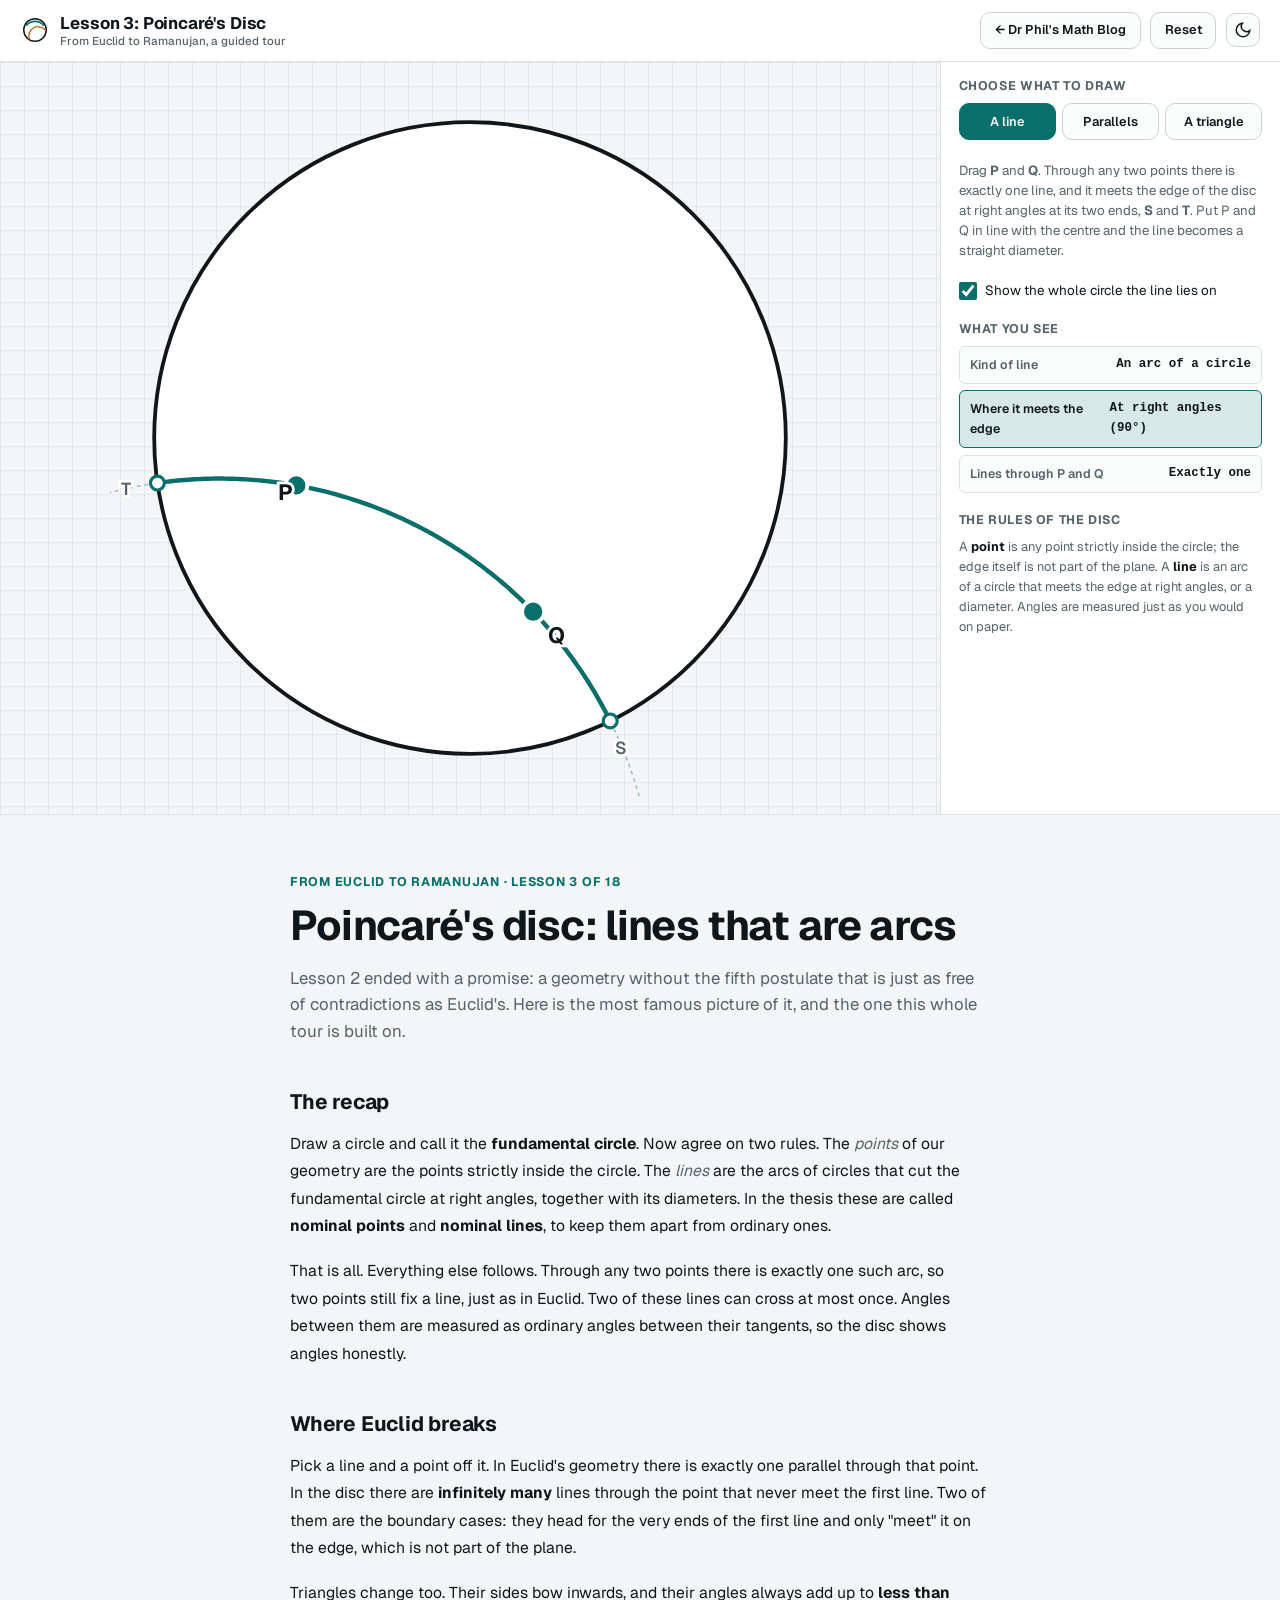
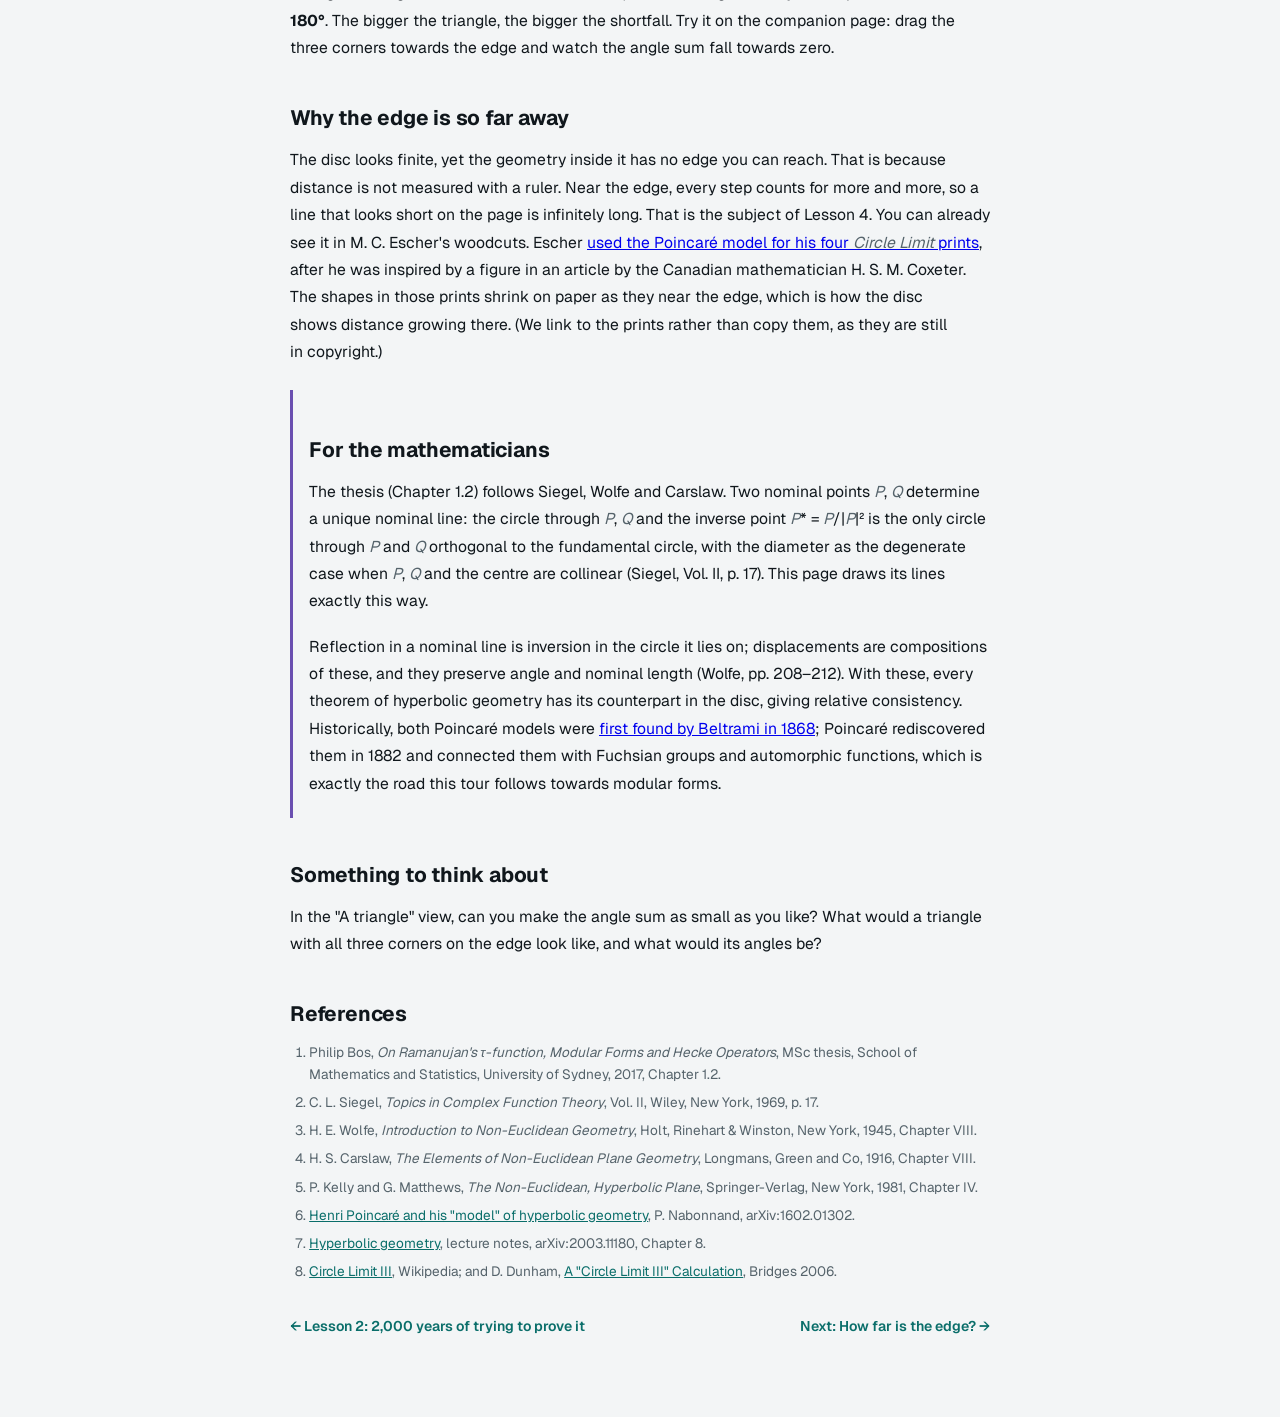
<file: tour/03-poincare-disc/index.html>
<!doctype html>
<html lang="en">
<head>
<meta charset="UTF-8" />
<meta name="viewport" content="width=device-width, initial-scale=1.0" />
<title>Lesson 3: Poincaré's Disc | From Euclid to Ramanujan</title>
<meta name="description" content="Lesson 3 of a guided tour of Dr Phil's master's thesis on Ramanujan's tau-function: Poincaré's disc model of hyperbolic geometry, where lines are arcs meeting the edge at right angles. Drag points to draw lines, parallels and triangles." />

<link rel="preconnect" href="https://fonts.googleapis.com" />
<link rel="preconnect" href="https://fonts.gstatic.com" crossorigin />
<link href="https://api.fontshare.com/v2/css?f[]=jetbrains-mono@400,500,700&display=swap" rel="stylesheet" />
<link href="https://fonts.googleapis.com/css2?family=Geist:wght@400..700&display=swap" rel="stylesheet" />

<link rel="icon" href="data:image/svg+xml,%3Csvg xmlns='http://www.w3.org/2000/svg' viewBox='0 0 32 32'%3E%3Crect width='32' height='32' rx='6' fill='%230b0f14'/%3E%3Ccircle cx='16' cy='16' r='12' fill='none' stroke='%23f2f4f6' stroke-width='1.6'/%3E%3Cpath d='M6 9 A11 11 0 0 1 26 9' fill='none' stroke='%2358d3c9' stroke-width='1.8'/%3E%3C/svg%3E" />

<link rel="stylesheet" href="css/base.css" />
<link rel="stylesheet" href="css/theme.css" />
<link rel="stylesheet" href="css/style.css" />
</head>
<body>
<div class="app">

  <header class="topbar">
    <div class="brand" aria-label="Lesson 3 logo">
      <svg width="30" height="30" viewBox="0 0 32 32" fill="none" aria-hidden="true">
        <circle cx="16" cy="16" r="12" stroke="var(--color-text)" stroke-width="1.6"/>
        <path d="M6.5 9.5 A12 12 0 0 1 25.5 9.5" stroke="var(--c-a)" stroke-width="1.8" transform="translate(0 2)"/>
        <path d="M10 26 A10 10 0 0 1 27 16" stroke="var(--c-b)" stroke-width="1.4"/>
      </svg>
      <div class="brand-text">
        <span class="brand-title">Lesson 3: Poincar&eacute;'s Disc</span>
        <span class="brand-sub">From Euclid to Ramanujan, a guided tour</span>
      </div>
    </div>

    <div class="topbar-actions">
      <a class="btn btn-ghost" href="../../">&larr; Dr Phil's Math Blog</a>
      <button class="btn btn-ghost" id="resetBtn" type="button">Reset</button>
      <button class="theme-toggle" id="themeToggle" type="button" aria-label="Switch theme">
        <svg width="18" height="18" viewBox="0 0 24 24" fill="none" stroke="currentColor" stroke-width="2"><path d="M21 12.79A9 9 0 1 1 11.21 3 7 7 0 0 0 21 12.79z"/></svg>
      </button>
    </div>
  </header>

  <main class="layout">

    <section class="stage-wrap">
      <svg id="stage" viewBox="-1.14 -1.14 2.28 2.28" aria-label="The Poincaré disc: a circle whose inside is the whole hyperbolic plane, with draggable points and the hyperbolic lines through them">
        <g id="discLayer"></g>
      </svg>
    </section>

    <aside class="panel">

      <div class="panel-section">
        <h2 class="panel-title">Choose what to draw</h2>
        <div class="mode-tabs" role="group" aria-label="What to draw">
          <button class="btn btn-ghost" type="button" data-mode="line" aria-pressed="true">A line</button>
          <button class="btn btn-ghost" type="button" data-mode="par" aria-pressed="false">Parallels</button>
          <button class="btn btn-ghost" type="button" data-mode="tri" aria-pressed="false">A triangle</button>
        </div>
        <p class="mode-help" id="modeHelp"></p>
        <label class="check" id="fullWrap"><input type="checkbox" id="fullToggle" checked /> <span id="fullText">Show the whole circle the line lies on</span></label>
      </div>

      <div class="panel-section">
        <h2 class="panel-title">What you see</h2>
        <div class="readout">
          <div class="readout-row"><span class="pair-label" id="r1l"></span><span class="coord" id="r1v"></span></div>
          <div class="readout-row highlight"><span class="pair-label" id="r2l"></span><span class="coord" id="r2v"></span></div>
          <div class="readout-row"><span class="pair-label" id="r3l"></span><span class="coord" id="r3v"></span></div>
        </div>
      </div>

      <div class="panel-section panel-note">
        <h2 class="panel-title">The rules of the disc</h2>
        <p>
          A <strong>point</strong> is any point strictly inside the circle; the edge itself is
          not part of the plane. A <strong>line</strong> is an arc of a circle that meets the
          edge at right angles, or a diameter. Angles are measured just as you would on paper.
        </p>
      </div>

    </aside>

  </main>

  <article class="writeup">
    <div class="writeup-inner">

      <p class="kicker">From Euclid to Ramanujan &middot; Lesson 3 of 18</p>
      <h1>Poincar&eacute;'s disc: lines that are arcs</h1>
      <p class="lede">Lesson 2 ended with a promise: a geometry without the fifth postulate that is just as free of contradictions as Euclid's. Here is the most famous picture of it, and the one this whole tour is built on.</p>

      <h2>The recap</h2>
      <p>
        Draw a circle and call it the <strong>fundamental circle</strong>. Now agree on two rules.
        The <em>points</em> of our geometry are the points strictly inside the circle. The
        <em>lines</em> are the arcs of circles that cut the fundamental circle at right angles,
        together with its diameters. In the thesis these are called <strong>nominal points</strong>
        and <strong>nominal lines</strong>, to keep them apart from ordinary ones.
      </p>
      <p>
        That is all. Everything else follows. Through any two points there is exactly one such
        arc, so two points still fix a line, just as in Euclid. Two of these lines can cross at
        most once. Angles between them are measured as ordinary angles between their tangents,
        so the disc shows angles honestly.
      </p>

      <h2>Where Euclid breaks</h2>
      <p>
        Pick a line and a point off it. In Euclid's geometry there is exactly one parallel through
        that point. In the disc there are <strong>infinitely many</strong> lines through the point
        that never meet the first line. Two of them are the boundary cases: they head for the very
        ends of the first line and only "meet" it on the edge, which is not part of the plane.
      </p>
      <p>
        Triangles change too. Their sides bow inwards, and their angles always add up to
        <strong>less than 180&deg;</strong>. The bigger the triangle, the bigger the shortfall.
        Try it on the companion page: drag the three corners towards the edge and watch the angle
        sum fall towards zero.
      </p>

      <h2>Why the edge is so far away</h2>
      <p>
        The disc looks finite, yet the geometry inside it has no edge you can reach. That is
        because distance is not measured with a ruler. Near the edge, every step counts for more
        and more, so a line that looks short on the page is infinitely long. That is the subject
        of Lesson 4. You can already see it in M. C. Escher's woodcuts. Escher
        <a href="https://en.wikipedia.org/wiki/Circle_Limit_III" target="_blank" rel="noopener">used the Poincar&eacute; model for his four <em>Circle Limit</em> prints</a>,
        after he was inspired by a figure in an article by the Canadian mathematician H. S. M. Coxeter.
        The shapes in those prints shrink on paper as they near the edge, which is how the disc
        shows distance growing there. (We link to the prints rather than copy them, as they are
        still in copyright.)
      </p>

      <div class="for-maths">
        <h2>For the mathematicians</h2>
        <p>
          The thesis (Chapter 1.2) follows Siegel, Wolfe and Carslaw. Two nominal points
          <em>P</em>, <em>Q</em> determine a unique nominal line: the circle through <em>P</em>,
          <em>Q</em> and the inverse point <em>P</em>* = <em>P</em>/|<em>P</em>|&sup2; is the only
          circle through <em>P</em> and <em>Q</em> orthogonal to the fundamental circle, with the
          diameter as the degenerate case when <em>P</em>, <em>Q</em> and the centre are collinear
          (Siegel, Vol. II, p. 17). This page draws its lines exactly this way.
        </p>
        <p>
          Reflection in a nominal line is inversion in the circle it lies on; displacements are
          compositions of these, and they preserve angle and nominal length (Wolfe, pp. 208&ndash;212).
          With these, every theorem of hyperbolic geometry has its counterpart in the disc, giving
          relative consistency. Historically, both Poincar&eacute; models were
          <a href="https://arxiv.org/pdf/2003.11180" target="_blank" rel="noopener">first found by Beltrami in 1868</a>; Poincar&eacute;
          rediscovered them in 1882 and connected them with Fuchsian groups and automorphic
          functions, which is exactly the road this tour follows towards modular forms.
        </p>
      </div>

      <h2>Something to think about</h2>
      <p>
        In the "A triangle" view, can you make the angle sum as small as you like? What would a
        triangle with all three corners on the edge look like, and what would its angles be?
      </p>

      <h2>References</h2>
      <ol class="refs">
        <li>Philip Bos, <em>On Ramanujan's &tau;-function, Modular Forms and Hecke Operators</em>, MSc thesis, School of Mathematics and Statistics, University of Sydney, 2017, Chapter 1.2.</li>
        <li>C. L. Siegel, <em>Topics in Complex Function Theory</em>, Vol. II, Wiley, New York, 1969, p. 17.</li>
        <li>H. E. Wolfe, <em>Introduction to Non-Euclidean Geometry</em>, Holt, Rinehart &amp; Winston, New York, 1945, Chapter VIII.</li>
        <li>H. S. Carslaw, <em>The Elements of Non-Euclidean Plane Geometry</em>, Longmans, Green and Co, 1916, Chapter VIII.</li>
        <li>P. Kelly and G. Matthews, <em>The Non-Euclidean, Hyperbolic Plane</em>, Springer-Verlag, New York, 1981, Chapter IV.</li>
        <li><a href="https://arxiv.org/pdf/1602.01302" target="_blank" rel="noopener">Henri Poincar&eacute; and his "model" of hyperbolic geometry</a>, P. Nabonnand, arXiv:1602.01302.</li>
        <li><a href="https://arxiv.org/pdf/2003.11180" target="_blank" rel="noopener">Hyperbolic geometry</a>, lecture notes, arXiv:2003.11180, Chapter 8.</li>
        <li><a href="https://en.wikipedia.org/wiki/Circle_Limit_III" target="_blank" rel="noopener">Circle Limit III</a>, Wikipedia; and D. Dunham, <a href="https://www.d.umn.edu/~ddunham/dunbrid06.pdf" target="_blank" rel="noopener">A "Circle Limit III" Calculation</a>, Bridges 2006.</li>
      </ol>

      <nav class="lesson-nav" aria-label="Lesson navigation">
        <a href="../02-two-thousand-years/">&larr; Lesson 2: 2,000 years of trying to prove it</a>
        <a href="../04-distance/">Next: How far is the edge? &rarr;</a>
      </nav>

    </div>
  </article>

</div>

<script src="js/app.js"></script>
</body>
</html>
</file>
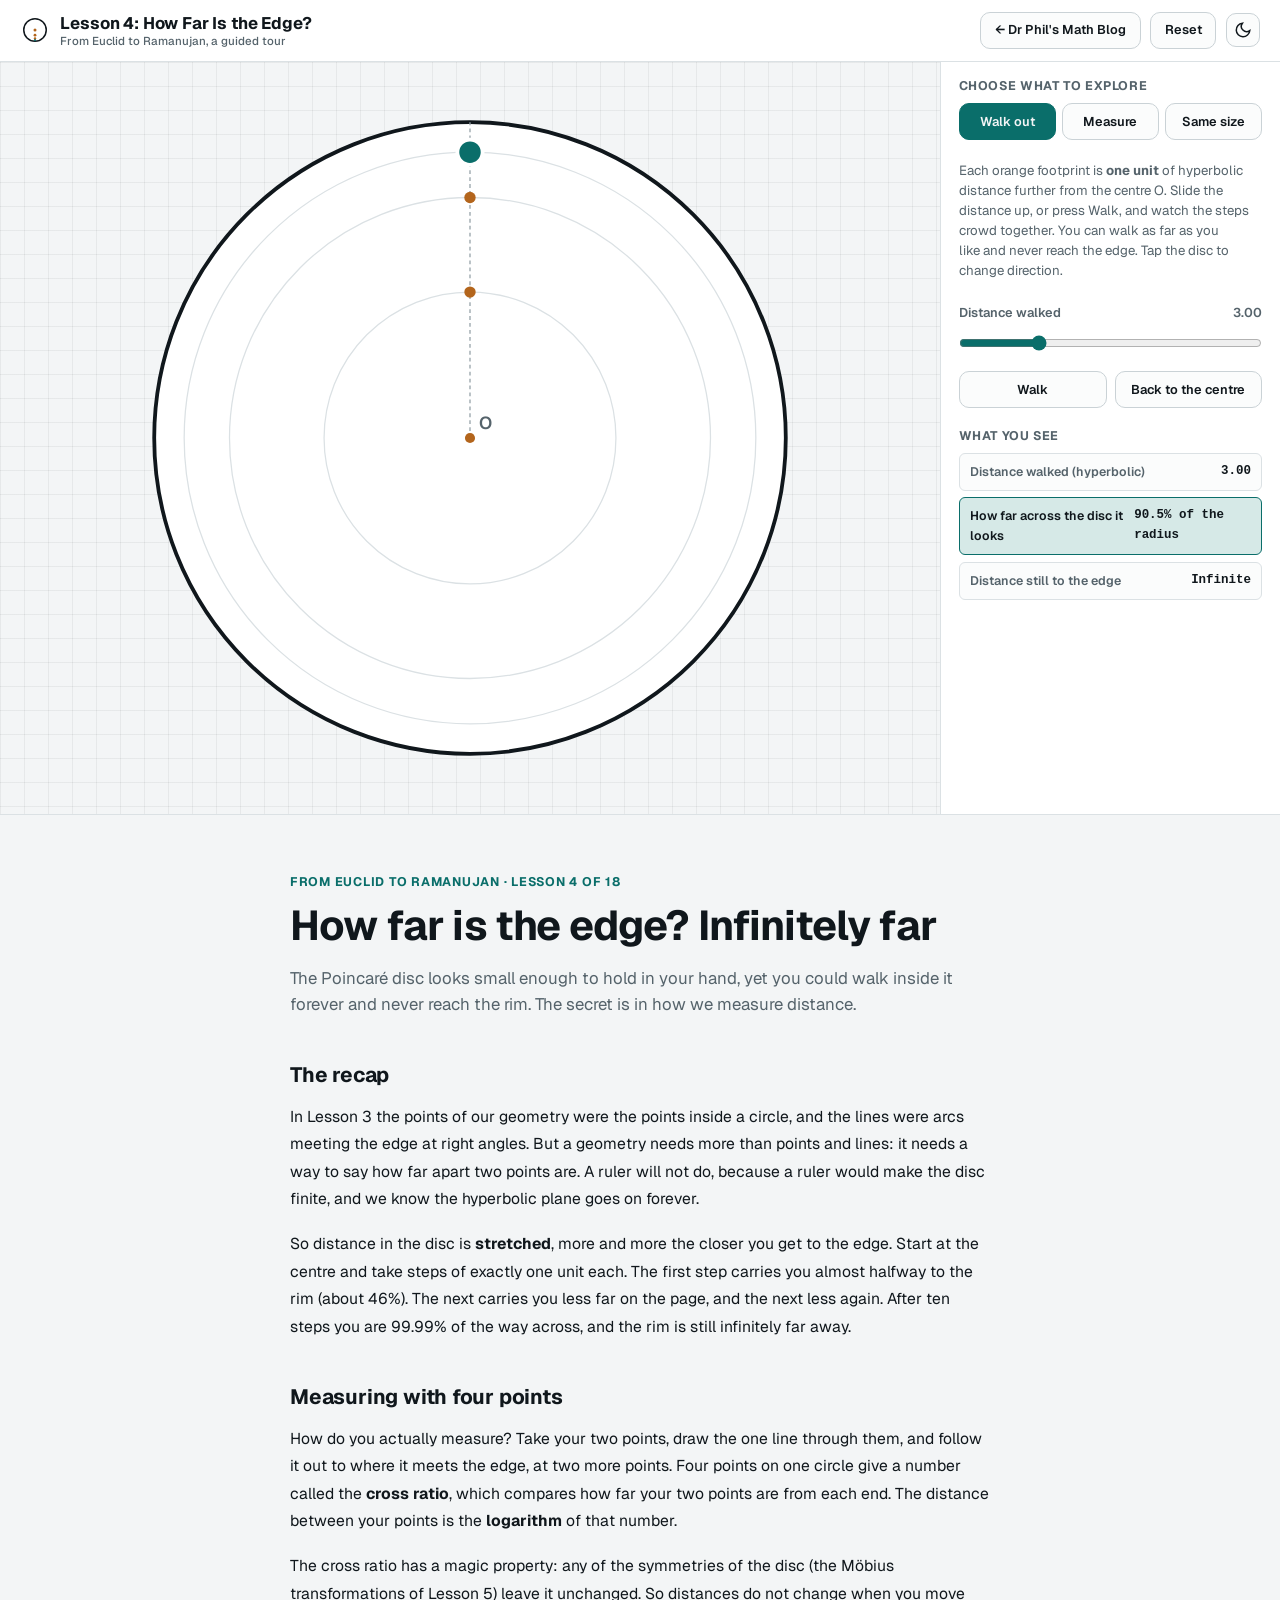
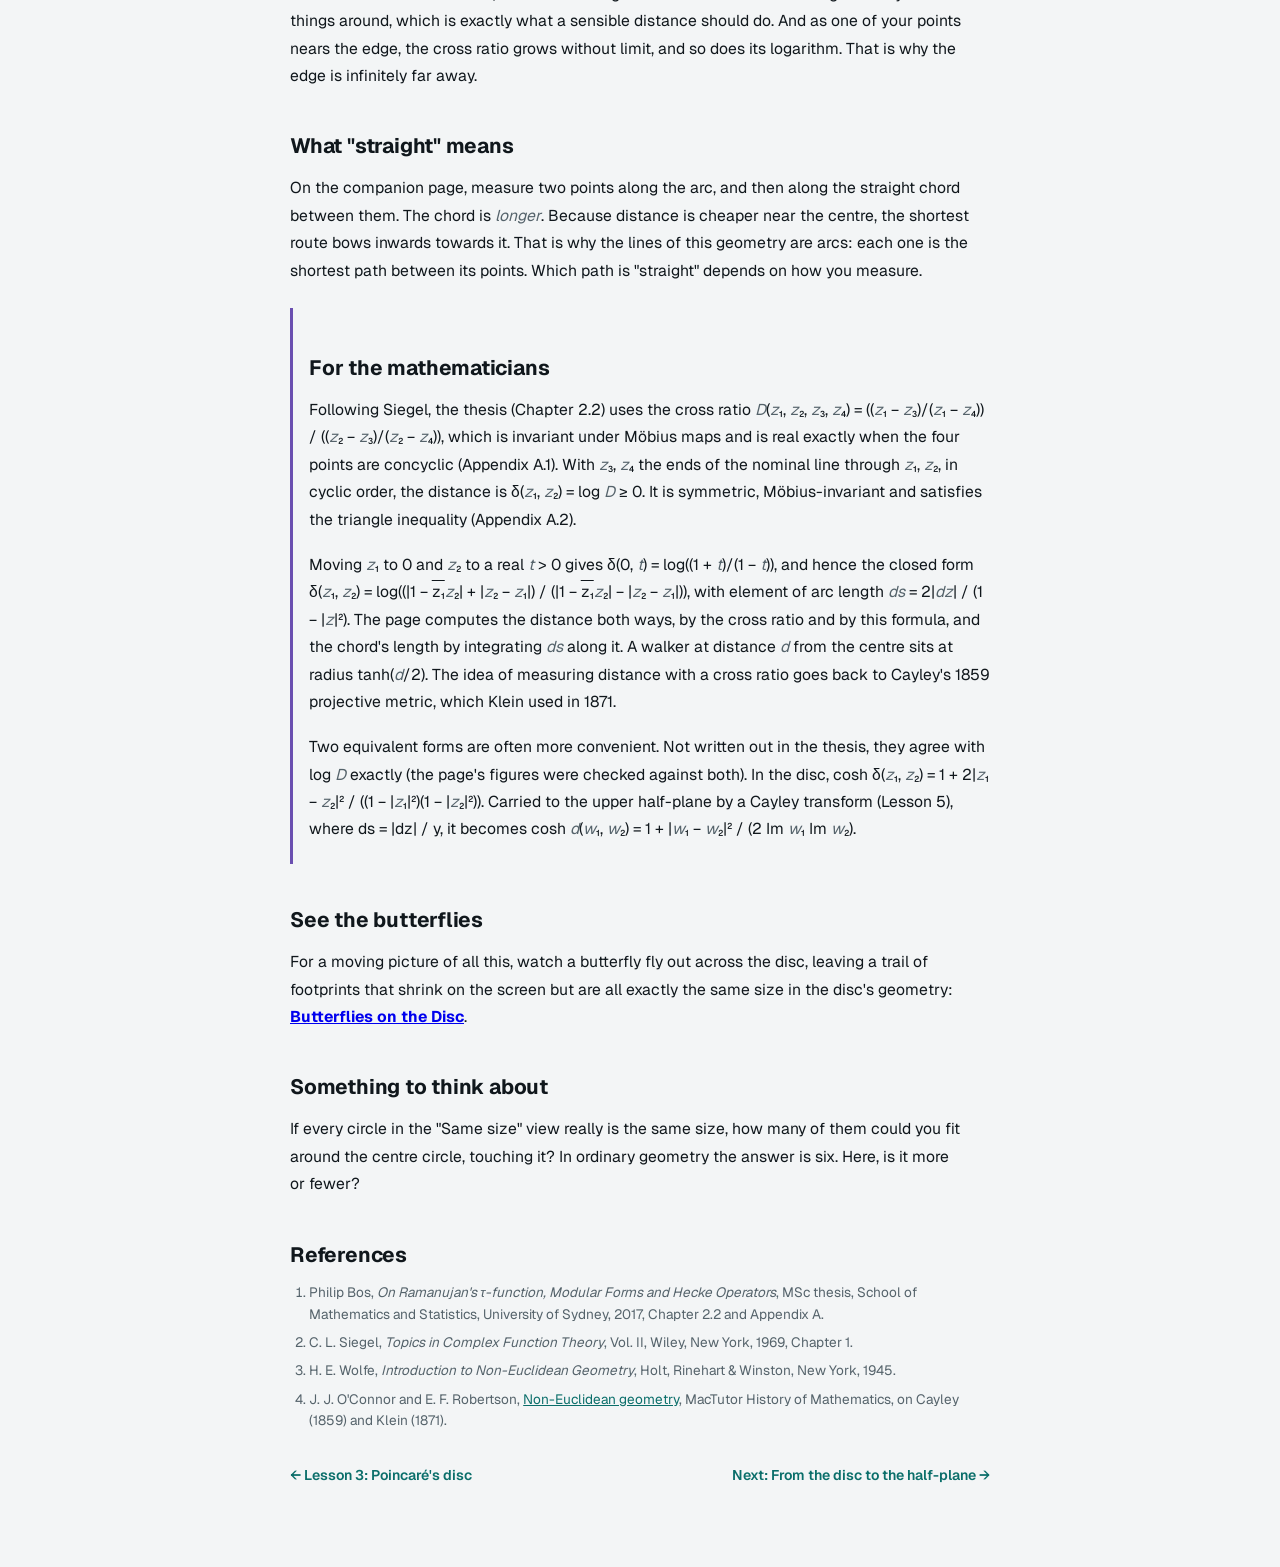
<file: tour/04-distance/index.html>
<!doctype html>
<html lang="en">
<head>
<meta charset="UTF-8" />
<meta name="viewport" content="width=device-width, initial-scale=1.0" />
<title>Lesson 4: How Far Is the Edge? | From Euclid to Ramanujan</title>
<meta name="description" content="Lesson 4 of a guided tour of Dr Phil's master's thesis on Ramanujan's tau-function: distance in the Poincaré disc, defined by the cross ratio. Walk towards the edge and watch the distance grow without limit." />

<link rel="preconnect" href="https://fonts.googleapis.com" />
<link rel="preconnect" href="https://fonts.gstatic.com" crossorigin />
<link href="https://api.fontshare.com/v2/css?f[]=jetbrains-mono@400,500,700&display=swap" rel="stylesheet" />
<link href="https://fonts.googleapis.com/css2?family=Geist:wght@400..700&display=swap" rel="stylesheet" />

<link rel="icon" href="data:image/svg+xml,%3Csvg xmlns='http://www.w3.org/2000/svg' viewBox='0 0 32 32'%3E%3Crect width='32' height='32' rx='6' fill='%230b0f14'/%3E%3Ccircle cx='16' cy='16' r='12' fill='none' stroke='%23f2f4f6' stroke-width='1.6'/%3E%3Cpath d='M6 9 A11 11 0 0 1 26 9' fill='none' stroke='%2358d3c9' stroke-width='1.8'/%3E%3C/svg%3E" />

<link rel="stylesheet" href="css/base.css" />
<link rel="stylesheet" href="css/theme.css" />
<link rel="stylesheet" href="css/style.css" />
</head>
<body>
<div class="app">

  <header class="topbar">
    <div class="brand" aria-label="Lesson 4 logo">
      <svg width="30" height="30" viewBox="0 0 32 32" fill="none" aria-hidden="true">
        <circle cx="16" cy="16" r="12" stroke="var(--color-text)" stroke-width="1.6"/>
        <circle cx="16" cy="16" r="1.6" fill="var(--c-b)"/>
        <circle cx="16" cy="21.5" r="1.5" fill="var(--c-b)"/>
        <circle cx="16" cy="25" r="1.3" fill="var(--c-b)"/>
        <circle cx="16" cy="26.8" r="1.1" fill="var(--c-a)"/>
      </svg>
      <div class="brand-text">
        <span class="brand-title">Lesson 4: How Far Is the Edge?</span>
        <span class="brand-sub">From Euclid to Ramanujan, a guided tour</span>
      </div>
    </div>

    <div class="topbar-actions">
      <a class="btn btn-ghost" href="../../">&larr; Dr Phil's Math Blog</a>
      <button class="btn btn-ghost" id="resetBtn" type="button">Reset</button>
      <button class="theme-toggle" id="themeToggle" type="button" aria-label="Switch theme">
        <svg width="18" height="18" viewBox="0 0 24 24" fill="none" stroke="currentColor" stroke-width="2"><path d="M21 12.79A9 9 0 1 1 11.21 3 7 7 0 0 0 21 12.79z"/></svg>
      </button>
    </div>
  </header>

  <main class="layout">

    <section class="stage-wrap">
      <svg id="stage" viewBox="-1.14 -1.14 2.28 2.28" aria-label="The Poincaré disc, showing hyperbolic distance: footprints one unit apart crowd towards the edge">
        <g id="discLayer"></g>
      </svg>
    </section>

    <aside class="panel">

      <div class="panel-section">
        <h2 class="panel-title">Choose what to explore</h2>
        <div class="mode-tabs" role="group" aria-label="What to explore">
          <button class="btn btn-ghost" type="button" data-mode="walk" aria-pressed="true">Walk out</button>
          <button class="btn btn-ghost" type="button" data-mode="measure" aria-pressed="false">Measure</button>
          <button class="btn btn-ghost" type="button" data-mode="same" aria-pressed="false">Same size</button>
        </div>
        <p class="mode-help" id="modeHelp"></p>
        <div id="walkControls">
          <div class="field">
            <label for="distSlider"><span>Distance walked</span><span id="distOut">3.00</span></label>
            <input type="range" id="distSlider" min="0" max="12" step="0.01" value="3" />
          </div>
          <div class="play-row">
            <button class="btn btn-ghost" id="walkBtn" type="button">Walk</button>
            <button class="btn btn-ghost" id="homeBtn" type="button">Back to the centre</button>
          </div>
        </div>
      </div>

      <div class="panel-section">
        <h2 class="panel-title">What you see</h2>
        <div class="readout">
          <div class="readout-row"><span class="pair-label" id="r1l"></span><span class="coord" id="r1v"></span></div>
          <div class="readout-row highlight"><span class="pair-label" id="r2l"></span><span class="coord" id="r2v"></span></div>
          <div class="readout-row"><span class="pair-label" id="r3l"></span><span class="coord" id="r3v"></span></div>
        </div>
        <p class="mode-help" id="check"></p>
      </div>

    </aside>

  </main>

  <article class="writeup">
    <div class="writeup-inner">

      <p class="kicker">From Euclid to Ramanujan &middot; Lesson 4 of 18</p>
      <h1>How far is the edge? Infinitely far</h1>
      <p class="lede">The Poincar&eacute; disc looks small enough to hold in your hand, yet you could walk inside it forever and never reach the rim. The secret is in how we measure distance.</p>

      <h2>The recap</h2>
      <p>
        In Lesson 3 the points of our geometry were the points inside a circle, and the lines were
        arcs meeting the edge at right angles. But a geometry needs more than points and lines: it
        needs a way to say how far apart two points are. A ruler will not do, because a ruler
        would make the disc finite, and we know the hyperbolic plane goes on forever.
      </p>
      <p>
        So distance in the disc is <strong>stretched</strong>, more and more the closer you get to
        the edge. Start at the centre and take steps of exactly one unit each. The first step
        carries you almost halfway to the rim (about 46%). The next carries you less far on the
        page, and the next less again. After ten steps you are 99.99% of the way across, and the
        rim is still infinitely far away.
      </p>

      <h2>Measuring with four points</h2>
      <p>
        How do you actually measure? Take your two points, draw the one line through them, and
        follow it out to where it meets the edge, at two more points. Four points on one circle
        give a number called the <strong>cross ratio</strong>, which compares how far your two
        points are from each end. The distance between your points is the
        <strong>logarithm</strong> of that number.
      </p>
      <p>
        The cross ratio has a magic property: any of the symmetries of the disc (the M&ouml;bius
        transformations of Lesson 5) leave it unchanged. So distances do not change when you move
        things around, which is exactly what a sensible distance should do. And as one of your
        points nears the edge, the cross ratio grows without limit, and so does its logarithm.
        That is why the edge is infinitely far away.
      </p>

      <h2>What "straight" means</h2>
      <p>
        On the companion page, measure two points along the arc, and then along the straight chord
        between them. The chord is <em>longer</em>. Because distance is cheaper near the centre,
        the shortest route bows inwards towards it. That is why the lines of this geometry are
        arcs: each one is the shortest path between its points. Which path is "straight" depends
        on how you measure.
      </p>

      <div class="for-maths">
        <h2>For the mathematicians</h2>
        <p>
          Following Siegel, the thesis (Chapter 2.2) uses the cross ratio
          <em>D</em>(<em>z</em>&#8321;, <em>z</em>&#8322;, <em>z</em>&#8323;, <em>z</em>&#8324;) =
          ((<em>z</em>&#8321; &minus; <em>z</em>&#8323;)/(<em>z</em>&#8321; &minus; <em>z</em>&#8324;)) /
          ((<em>z</em>&#8322; &minus; <em>z</em>&#8323;)/(<em>z</em>&#8322; &minus; <em>z</em>&#8324;)),
          which is invariant under M&ouml;bius maps and is real exactly when the four points are
          concyclic (Appendix A.1). With <em>z</em>&#8323;, <em>z</em>&#8324; the ends of the nominal
          line through <em>z</em>&#8321;, <em>z</em>&#8322;, in cyclic order, the distance is
          &delta;(<em>z</em>&#8321;, <em>z</em>&#8322;) = log <em>D</em> &ge; 0. It is symmetric,
          M&ouml;bius-invariant and satisfies the triangle inequality (Appendix A.2).
        </p>
        <p>
          Moving <em>z</em>&#8321; to 0 and <em>z</em>&#8322; to a real <em>t</em> &gt; 0 gives
          &delta;(0, <em>t</em>) = log((1 + <em>t</em>)/(1 &minus; <em>t</em>)), and hence the closed
          form &delta;(<em>z</em>&#8321;, <em>z</em>&#8322;) =
          log((|1 &minus; <span style="text-decoration:overline">z&#8321;</span><em>z</em>&#8322;| + |<em>z</em>&#8322; &minus; <em>z</em>&#8321;|) /
          (|1 &minus; <span style="text-decoration:overline">z&#8321;</span><em>z</em>&#8322;| &minus; |<em>z</em>&#8322; &minus; <em>z</em>&#8321;|)),
          with element of arc length <em>ds</em> = 2|<em>dz</em>| / (1 &minus; |<em>z</em>|&sup2;).
          The page computes the distance both ways, by the cross ratio and by this formula, and
          the chord's length by integrating <em>ds</em> along it. A walker at distance <em>d</em>
          from the centre sits at radius tanh(<em>d</em>/2). The idea of measuring distance with a
          cross ratio goes back to Cayley's 1859 projective metric, which Klein used in 1871.
        </p>
        <p>
          Two equivalent forms are often more convenient. Not written out in the thesis, they agree
          with log <em>D</em> exactly (the page's figures were checked against both). In the disc,
          cosh &delta;(<em>z</em>&#8321;, <em>z</em>&#8322;) = 1 + 2|<em>z</em>&#8321; &minus; <em>z</em>&#8322;|&sup2; /
          ((1 &minus; |<em>z</em>&#8321;|&sup2;)(1 &minus; |<em>z</em>&#8322;|&sup2;)). Carried to the upper
          half-plane by a Cayley transform (Lesson 5), where ds = |dz| / y, it becomes
          cosh <em>d</em>(<em>w</em>&#8321;, <em>w</em>&#8322;) = 1 + |<em>w</em>&#8321; &minus; <em>w</em>&#8322;|&sup2; /
          (2 Im <em>w</em>&#8321; Im <em>w</em>&#8322;).
        </p>
      </div>

      <h2>See the butterflies</h2>
      <p>
        For a moving picture of all this, watch a butterfly fly out across the disc, leaving a trail
        of footprints that shrink on the screen but are all exactly the same size in the disc's
        geometry: <a href="butterflies/"><strong>Butterflies on the Disc</strong></a>.
      </p>

      <h2>Something to think about</h2>
      <p>
        If every circle in the "Same size" view really is the same size, how many of them could
        you fit around the centre circle, touching it? In ordinary geometry the answer is six.
        Here, is it more or fewer?
      </p>

      <h2>References</h2>
      <ol class="refs">
        <li>Philip Bos, <em>On Ramanujan's &tau;-function, Modular Forms and Hecke Operators</em>, MSc thesis, School of Mathematics and Statistics, University of Sydney, 2017, Chapter 2.2 and Appendix A.</li>
        <li>C. L. Siegel, <em>Topics in Complex Function Theory</em>, Vol. II, Wiley, New York, 1969, Chapter 1.</li>
        <li>H. E. Wolfe, <em>Introduction to Non-Euclidean Geometry</em>, Holt, Rinehart &amp; Winston, New York, 1945.</li>
        <li>J. J. O'Connor and E. F. Robertson, <a href="https://mathshistory.st-andrews.ac.uk/HistTopics/Non-Euclidean_geometry/" target="_blank" rel="noopener">Non-Euclidean geometry</a>, MacTutor History of Mathematics, on Cayley (1859) and Klein (1871).</li>
      </ol>

      <nav class="lesson-nav" aria-label="Lesson navigation">
        <a href="../03-poincare-disc/">&larr; Lesson 3: Poincar&eacute;'s disc</a>
        <a href="../05-mobius/">Next: From the disc to the half-plane &rarr;</a>
      </nav>

    </div>
  </article>

</div>

<script src="js/app.js"></script>
</body>
</html>
</file>
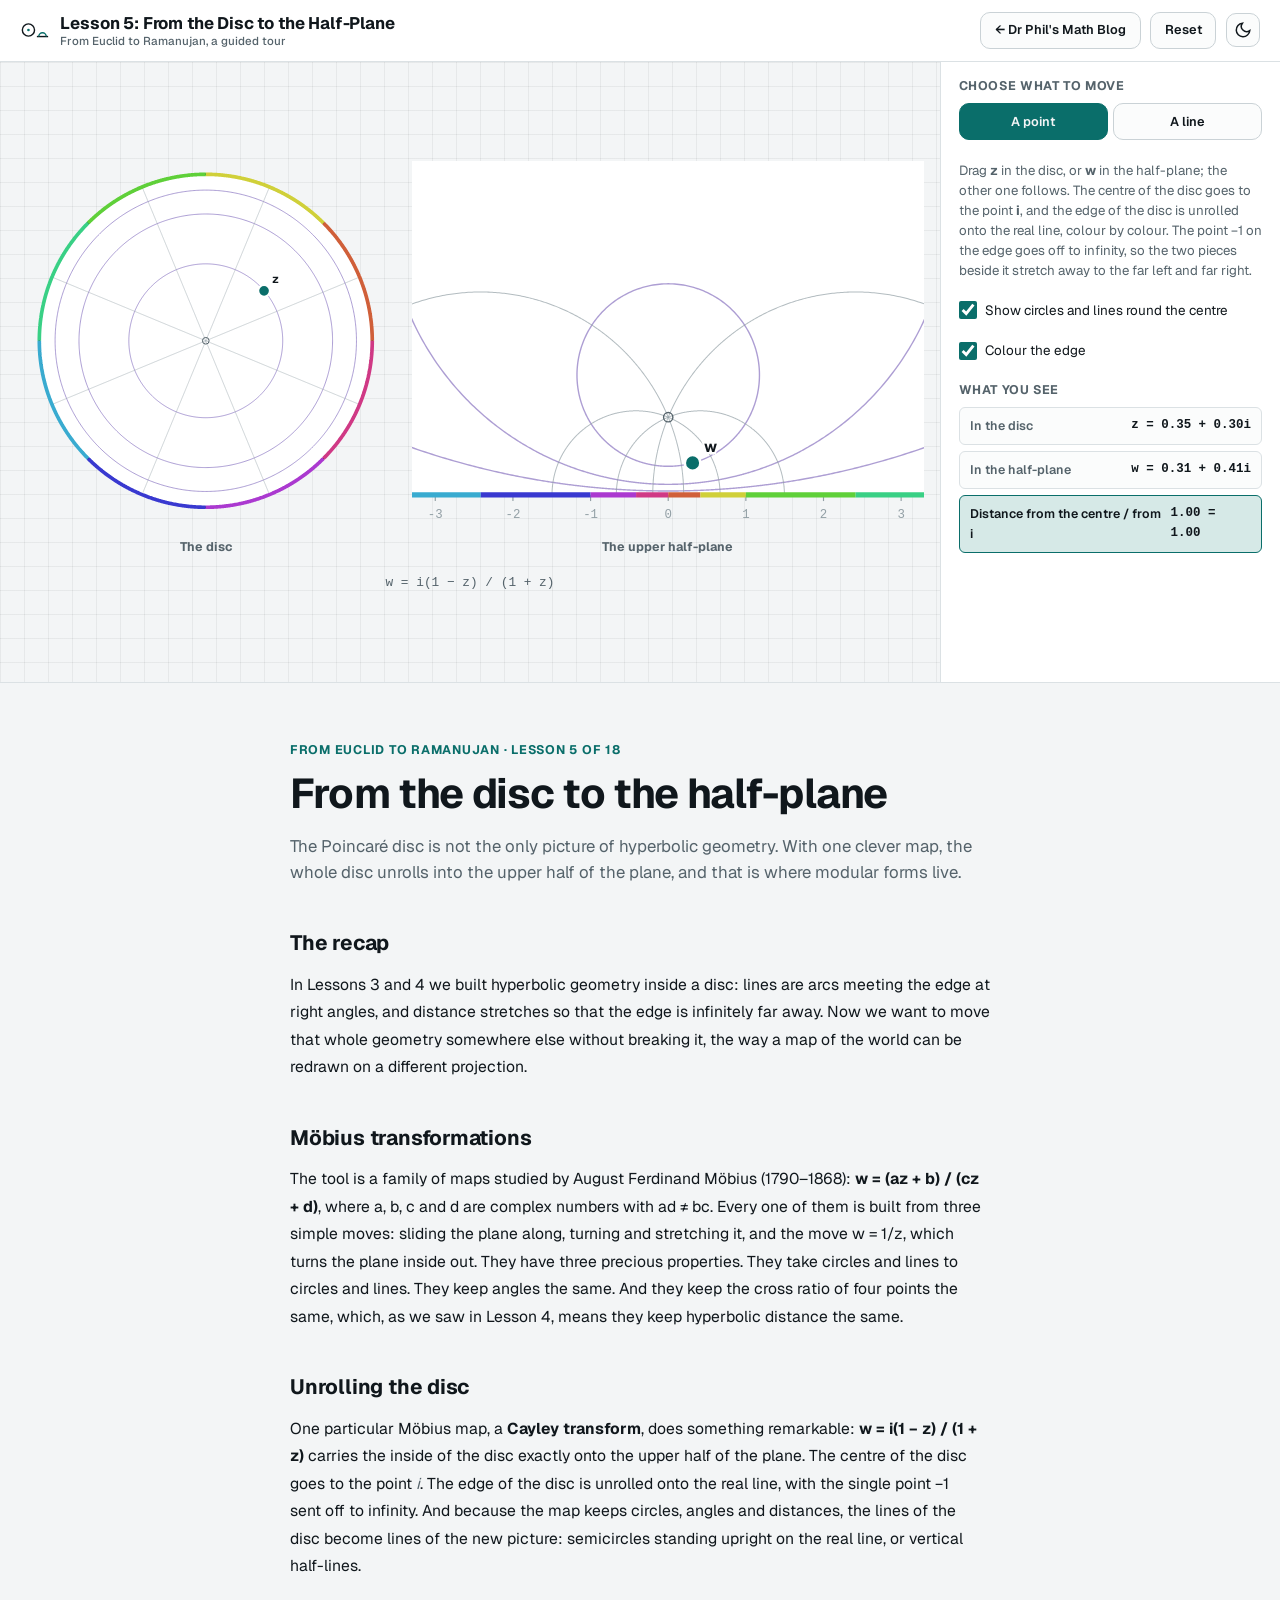
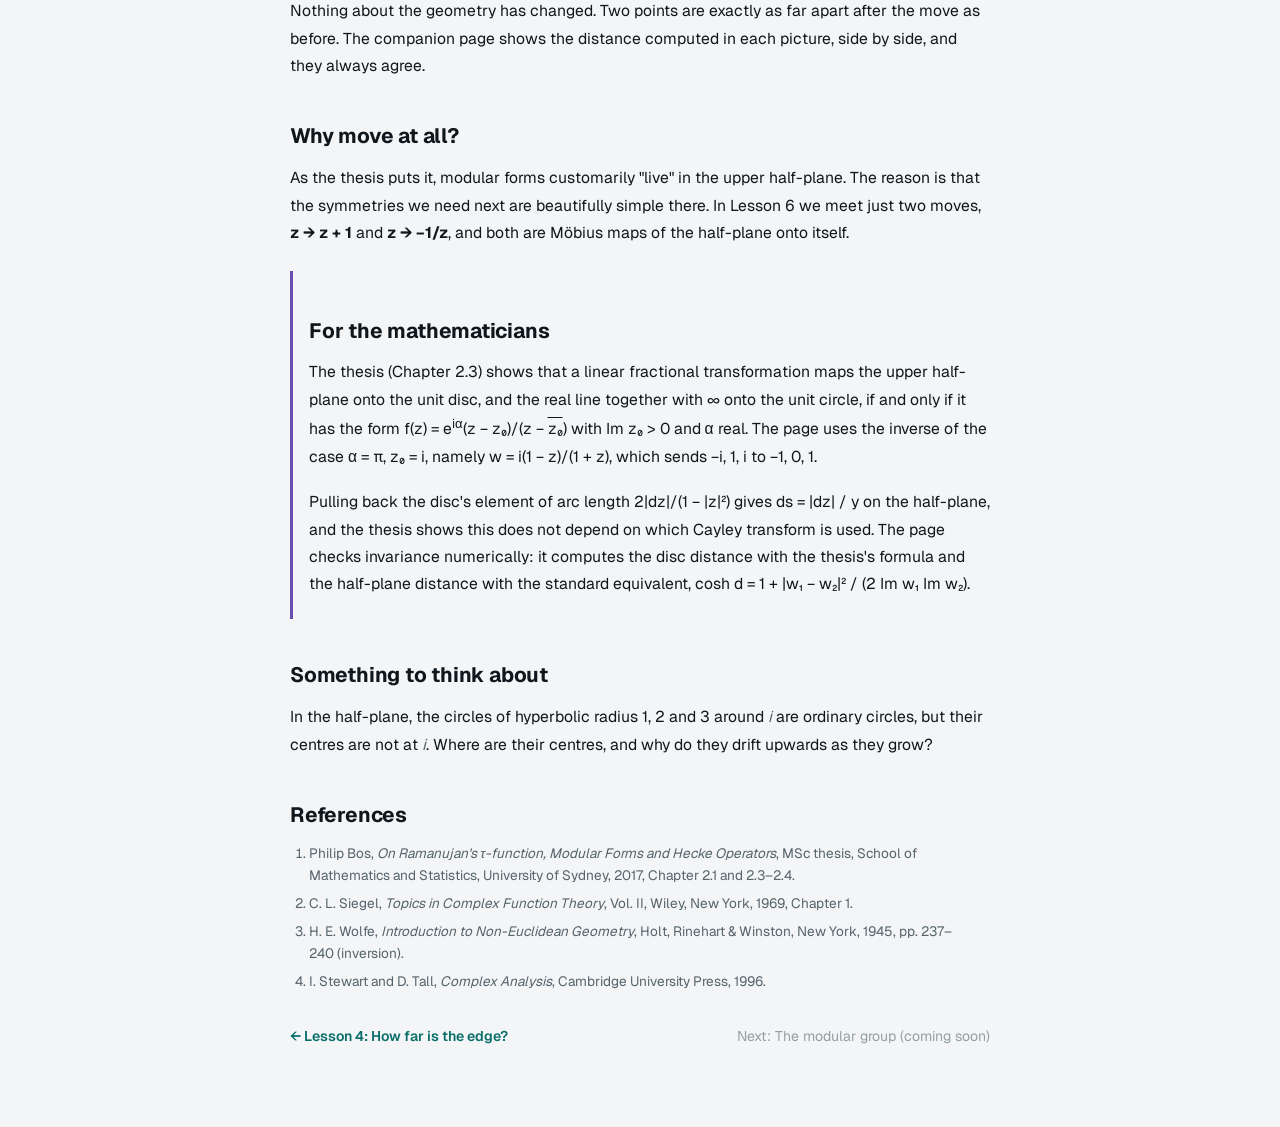
<file: tour/05-mobius/index.html>
<!doctype html>
<html lang="en">
<head>
<meta charset="UTF-8" />
<meta name="viewport" content="width=device-width, initial-scale=1.0" />
<title>Lesson 5: From the Disc to the Half-Plane | From Euclid to Ramanujan</title>
<meta name="description" content="Lesson 5 of a guided tour of Dr Phil's master's thesis on Ramanujan's tau-function: Möbius transformations and the Cayley transform, which carries the Poincaré disc onto the upper half-plane where modular forms live." />

<link rel="preconnect" href="https://fonts.googleapis.com" />
<link rel="preconnect" href="https://fonts.gstatic.com" crossorigin />
<link href="https://api.fontshare.com/v2/css?f[]=jetbrains-mono@400,500,700&display=swap" rel="stylesheet" />
<link href="https://fonts.googleapis.com/css2?family=Geist:wght@400..700&display=swap" rel="stylesheet" />

<link rel="icon" href="data:image/svg+xml,%3Csvg xmlns='http://www.w3.org/2000/svg' viewBox='0 0 32 32'%3E%3Crect width='32' height='32' rx='6' fill='%230b0f14'/%3E%3Ccircle cx='16' cy='16' r='12' fill='none' stroke='%23f2f4f6' stroke-width='1.6'/%3E%3Cpath d='M6 9 A11 11 0 0 1 26 9' fill='none' stroke='%2358d3c9' stroke-width='1.8'/%3E%3C/svg%3E" />

<link rel="stylesheet" href="css/base.css" />
<link rel="stylesheet" href="css/theme.css" />
<link rel="stylesheet" href="css/style.css" />
</head>
<body>
<div class="app">

  <header class="topbar">
    <div class="brand" aria-label="Lesson 5 logo">
      <svg width="30" height="30" viewBox="0 0 32 32" fill="none" aria-hidden="true">
        <circle cx="9" cy="16" r="6.5" stroke="var(--color-text)" stroke-width="1.5"/>
        <path d="M18 23 H30" stroke="var(--color-text)" stroke-width="1.5"/>
        <path d="M20 23 A4 4 0 0 1 28 23" stroke="var(--c-a)" stroke-width="1.6"/>
        <circle cx="9" cy="16" r="1.4" fill="var(--c-a)"/>
      </svg>
      <div class="brand-text">
        <span class="brand-title">Lesson 5: From the Disc to the Half-Plane</span>
        <span class="brand-sub">From Euclid to Ramanujan, a guided tour</span>
      </div>
    </div>

    <div class="topbar-actions">
      <a class="btn btn-ghost" href="../../">&larr; Dr Phil's Math Blog</a>
      <button class="btn btn-ghost" id="resetBtn" type="button">Reset</button>
      <button class="theme-toggle" id="themeToggle" type="button" aria-label="Switch theme">
        <svg width="18" height="18" viewBox="0 0 24 24" fill="none" stroke="currentColor" stroke-width="2"><path d="M21 12.79A9 9 0 1 1 11.21 3 7 7 0 0 0 21 12.79z"/></svg>
      </button>
    </div>
  </header>

  <main class="layout">

    <section class="stage-wrap">
      <div class="twin">
        <figure>
          <svg id="discSvg" viewBox="-1.14 -1.14 2.28 2.28" aria-label="The Poincaré disc">
            <g id="discLayer"></g>
          </svg>
          <figcaption>The disc</figcaption>
        </figure>
        <figure>
          <svg id="hpSvg" viewBox="-3.3 -4.3 6.6 4.75" aria-label="The upper half-plane">
            <g id="hpLayer" class="hp"></g>
          </svg>
          <figcaption>The upper half-plane</figcaption>
        </figure>
        <p class="map-arrow">w = i(1 &minus; z) / (1 + z)</p>
      </div>
    </section>

    <aside class="panel">

      <div class="panel-section">
        <h2 class="panel-title">Choose what to move</h2>
        <div class="mode-tabs" role="group" aria-label="What to move" style="grid-template-columns: repeat(2, 1fr)">
          <button class="btn btn-ghost" type="button" data-mode="point" aria-pressed="true">A point</button>
          <button class="btn btn-ghost" type="button" data-mode="line" aria-pressed="false">A line</button>
        </div>
        <p class="mode-help" id="modeHelp"></p>
        <label class="check"><input type="checkbox" id="gridToggle" checked /> <span>Show circles and lines round the centre</span></label>
        <label class="check"><input type="checkbox" id="edgeToggle" checked /> <span>Colour the edge</span></label>
      </div>

      <div class="panel-section">
        <h2 class="panel-title">What you see</h2>
        <div class="readout">
          <div class="readout-row"><span class="pair-label" id="r1l"></span><span class="coord" id="r1v"></span></div>
          <div class="readout-row"><span class="pair-label" id="r2l"></span><span class="coord" id="r2v"></span></div>
          <div class="readout-row highlight"><span class="pair-label" id="r3l"></span><span class="coord" id="r3v"></span></div>
        </div>
      </div>

    </aside>

  </main>

  <article class="writeup">
    <div class="writeup-inner">

      <p class="kicker">From Euclid to Ramanujan &middot; Lesson 5 of 18</p>
      <h1>From the disc to the half-plane</h1>
      <p class="lede">The Poincar&eacute; disc is not the only picture of hyperbolic geometry. With one clever map, the whole disc unrolls into the upper half of the plane, and that is where modular forms live.</p>

      <h2>The recap</h2>
      <p>
        In Lessons 3 and 4 we built hyperbolic geometry inside a disc: lines are arcs meeting the
        edge at right angles, and distance stretches so that the edge is infinitely far away. Now
        we want to move that whole geometry somewhere else without breaking it, the way a map of
        the world can be redrawn on a different projection.
      </p>

      <h2>M&ouml;bius transformations</h2>
      <p>
        The tool is a family of maps studied by August Ferdinand M&ouml;bius (1790&ndash;1868):
        <strong>w = (az + b) / (cz + d)</strong>, where a, b, c and d are complex numbers with
        ad &ne; bc. Every one of them is built from three simple moves: sliding the plane along,
        turning and stretching it, and the move w = 1/z, which turns the plane inside out. They
        have three precious properties. They take circles and lines to circles and lines. They keep
        angles the same. And they keep the cross ratio of four points the same, which, as we saw
        in Lesson 4, means they keep hyperbolic distance the same.
      </p>

      <h2>Unrolling the disc</h2>
      <p>
        One particular M&ouml;bius map, a <strong>Cayley transform</strong>, does something
        remarkable: <strong>w = i(1 &minus; z) / (1 + z)</strong> carries the inside of the disc
        exactly onto the upper half of the plane. The centre of the disc goes to the point
        <em>i</em>. The edge of the disc is unrolled onto the real line, with the single point
        &minus;1 sent off to infinity. And because the map keeps circles, angles and distances,
        the lines of the disc become lines of the new picture: semicircles standing upright on the
        real line, or vertical half-lines.
      </p>
      <p>
        Nothing about the geometry has changed. Two points are exactly as far apart after the move
        as before. The companion page shows the distance computed in each picture, side by side,
        and they always agree.
      </p>

      <h2>Why move at all?</h2>
      <p>
        As the thesis puts it, modular forms customarily "live" in the upper half-plane. The
        reason is that the symmetries we need next are beautifully simple there. In Lesson 6 we
        meet just two moves, <strong>z &rarr; z + 1</strong> and <strong>z &rarr; &minus;1/z</strong>,
        and both are M&ouml;bius maps of the half-plane onto itself.
      </p>

      <div class="for-maths">
        <h2>For the mathematicians</h2>
        <p>
          The thesis (Chapter 2.3) shows that a linear fractional transformation maps the upper
          half-plane onto the unit disc, and the real line together with &infin; onto the unit circle,
          if and only if it has the form f(z) = e<sup>i&alpha;</sup>(z &minus; z&#8320;)/(z &minus;
          <span style="text-decoration:overline">z&#8320;</span>) with Im z&#8320; &gt; 0 and &alpha;
          real. The page uses the inverse of the case &alpha; = &pi;, z&#8320; = i, namely
          w = i(1 &minus; z)/(1 + z), which sends &minus;i, 1, i to &minus;1, 0, 1.
        </p>
        <p>
          Pulling back the disc's element of arc length 2|dz|/(1 &minus; |z|&sup2;) gives
          ds = |dz| / y on the half-plane, and the thesis shows this does not depend on which
          Cayley transform is used. The page checks invariance numerically: it computes the disc
          distance with the thesis's formula and the half-plane distance with the standard
          equivalent, cosh d = 1 + |w&#8321; &minus; w&#8322;|&sup2; / (2 Im w&#8321; Im w&#8322;).
        </p>
      </div>

      <h2>Something to think about</h2>
      <p>
        In the half-plane, the circles of hyperbolic radius 1, 2 and 3 around <em>i</em> are
        ordinary circles, but their centres are not at <em>i</em>. Where are their centres, and
        why do they drift upwards as they grow?
      </p>

      <h2>References</h2>
      <ol class="refs">
        <li>Philip Bos, <em>On Ramanujan's &tau;-function, Modular Forms and Hecke Operators</em>, MSc thesis, School of Mathematics and Statistics, University of Sydney, 2017, Chapter 2.1 and 2.3&ndash;2.4.</li>
        <li>C. L. Siegel, <em>Topics in Complex Function Theory</em>, Vol. II, Wiley, New York, 1969, Chapter 1.</li>
        <li>H. E. Wolfe, <em>Introduction to Non-Euclidean Geometry</em>, Holt, Rinehart &amp; Winston, New York, 1945, pp. 237&ndash;240 (inversion).</li>
        <li>I. Stewart and D. Tall, <em>Complex Analysis</em>, Cambridge University Press, 1996.</li>
      </ol>

      <nav class="lesson-nav" aria-label="Lesson navigation">
        <a href="../04-distance/">&larr; Lesson 4: How far is the edge?</a>
        <span>Next: The modular group (coming soon)</span>
      </nav>

    </div>
  </article>

</div>

<script src="js/app.js"></script>
</body>
</html>
</file>
<file: css/base.css>
*,
*::before,
*::after {
  box-sizing: border-box;
  margin: 0;
  padding: 0;
}

html {
  -moz-text-size-adjust: none;
  -webkit-text-size-adjust: none;
  text-size-adjust: none;
  -webkit-font-smoothing: antialiased;
  -moz-osx-font-smoothing: grayscale;
  text-rendering: optimizeLegibility;
}

body {
  min-height: 100dvh;
  line-height: 1.6;
  font-family: var(--font-body, sans-serif);
  font-size: var(--text-base);
  color: var(--color-text);
  background-color: var(--color-bg);
  overflow: hidden;
}

img,
picture,
video,
canvas,
svg {
  display: block;
  max-width: 100%;
  height: auto;
}
ul[role='list'],
ol[role='list'] {
  list-style: none;
}
input,
button,
textarea,
select {
  font: inherit;
  color: inherit;
}

h1,
h2,
h3,
h4,
h5,
h6 {
  text-wrap: balance;
  line-height: 1.15;
}
p,
li,
figcaption {
  text-wrap: pretty;
}

::selection {
  background: oklch(from var(--color-primary) l c h / 0.25);
  color: var(--color-text);
}

:focus-visible {
  outline: 2px solid var(--color-primary);
  outline-offset: 2px;
  border-radius: var(--radius-sm);
}

@media (prefers-reduced-motion: reduce) {
  *,
  *::before,
  *::after {
    animation-duration: 0.01ms !important;
    animation-iteration-count: 1 !important;
    transition-duration: 0.01ms !important;
  }
}

button {
  cursor: pointer;
  background: none;
  border: none;
}
table {
  border-collapse: collapse;
  width: 100%;
}

a,
button,
[role='button'],
[role='link'],
input,
textarea,
select {
  transition:
    color var(--transition-interactive),
    background var(--transition-interactive),
    border-color var(--transition-interactive),
    box-shadow var(--transition-interactive);
}

.sr-only {
  position: absolute;
  width: 1px;
  height: 1px;
  padding: 0;
  margin: -1px;
  overflow: hidden;
  clip: rect(0, 0, 0, 0);
  white-space: nowrap;
  border-width: 0;
}
</file>
<file: css/theme.css>
:root,
[data-theme='light'] {
  --color-bg: #f3f5f6;
  --color-surface: #ffffff;
  --color-surface-2: #fbfcfc;
  --color-surface-offset: #eceff1;
  --color-divider: #dbe1e4;
  --color-border: #cad2d6;

  --color-text: #10171c;
  --color-text-muted: #55636b;
  --color-text-faint: #93a0a6;
  --color-text-inverse: #f7f9fa;

  --color-primary: #0a6e6a;
  --color-primary-hover: #085652;
  --color-primary-highlight: #d6e9e7;

  /* circle identity colors */
  --c-a: #0a6e6a;
  --c-b: #b3651c;
  --c-c: #6a4fb0;

  --line-color: #10171c;
  --ext-color: #c8562f;
  --int-color: #3a7ecf;
  --pair-ab: #c8562f;
  --pair-bc: #3a7ecf;
  --pair-ac: #1f9e6d;

  --shadow-sm: 0 1px 2px oklch(0.2 0.01 210 / 0.08);
  --shadow-md: 0 4px 16px oklch(0.2 0.01 210 / 0.10);
  --shadow-lg: 0 16px 40px oklch(0.2 0.01 210 / 0.16);

  --radius-sm: 0.375rem;
  --radius-md: 0.625rem;
  --radius-lg: 0.9rem;
  --radius-full: 9999px;
  --transition-interactive: 160ms cubic-bezier(0.16, 1, 0.3, 1);

  --font-display: 'Geist', 'Segoe UI', sans-serif;
  --font-body: 'Geist', 'Segoe UI', sans-serif;
  --font-mono: 'JetBrains Mono', 'Consolas', monospace;

  --grid-line: oklch(0.2 0.01 210 / 0.06);
  --grid-line-strong: oklch(0.2 0.01 210 / 0.11);

  color-scheme: light;
}

[data-theme='dark'] {
  --color-bg: #0a0e12;
  --color-surface: #10151a;
  --color-surface-2: #141a20;
  --color-surface-offset: #171e25;
  --color-divider: #232c33;
  --color-border: #2b3540;

  --color-text: #eef2f4;
  --color-text-muted: #92a2ab;
  --color-text-faint: #576570;
  --color-text-inverse: #0a0e12;

  --color-primary: #4fc3bb;
  --color-primary-hover: #6bd4cc;
  --color-primary-highlight: #17302e;

  --c-a: #4fc3bb;
  --c-b: #e3a548;
  --c-c: #a586f0;

  --line-color: #f2f4f6;
  --ext-color: #ef8452;
  --int-color: #6fb1f2;
  --pair-ab: #ef8452;
  --pair-bc: #6fb1f2;
  --pair-ac: #4fd39a;

  --shadow-sm: 0 1px 2px oklch(0 0 0 / 0.3);
  --shadow-md: 0 4px 16px oklch(0 0 0 / 0.35);
  --shadow-lg: 0 16px 40px oklch(0 0 0 / 0.5);

  --grid-line: oklch(1 0 0 / 0.045);
  --grid-line-strong: oklch(1 0 0 / 0.09);

  color-scheme: dark;
}

@media (prefers-color-scheme: dark) {
  :root:not([data-theme='light']) {
    --color-bg: #0a0e12;
    --color-surface: #10151a;
    --color-surface-2: #141a20;
    --color-surface-offset: #171e25;
    --color-divider: #232c33;
    --color-border: #2b3540;
    --color-text: #eef2f4;
    --color-text-muted: #92a2ab;
    --color-text-faint: #576570;
    --color-text-inverse: #0a0e12;
    --color-primary: #4fc3bb;
    --color-primary-hover: #6bd4cc;
    --color-primary-highlight: #17302e;
    --c-a: #4fc3bb;
    --c-b: #e3a548;
    --c-c: #a586f0;
    --line-color: #f2f4f6;
    --ext-color: #ef8452;
    --int-color: #6fb1f2;
    --pair-ab: #ef8452;
    --pair-bc: #6fb1f2;
    --pair-ac: #4fd39a;
    --grid-line: oklch(1 0 0 / 0.045);
    --grid-line-strong: oklch(1 0 0 / 0.09);
    color-scheme: dark;
  }
}
</file>
<file: css/home.css>
body {
  overflow: auto;
}

.home {
  min-height: 100dvh;
  display: flex;
  flex-direction: column;
}

/* ---------- topbar ---------- */

.home-topbar {
  display: flex;
  align-items: center;
  justify-content: space-between;
  gap: 1rem;
  padding: 1.1rem 1.75rem;
  border-bottom: 1px solid var(--color-divider);
  background: var(--color-surface);
}

.brand {
  display: flex;
  align-items: center;
  gap: 0.65rem;
}

.brand-text {
  display: flex;
  flex-direction: column;
  line-height: 1.2;
}

.brand-title {
  font-family: var(--font-display);
  font-weight: 700;
  font-size: 1.05rem;
  letter-spacing: -0.01em;
}

.brand-sub {
  font-size: 0.72rem;
  color: var(--color-text-muted);
  font-weight: 500;
}

.theme-toggle {
  width: 34px;
  height: 34px;
  display: grid;
  place-items: center;
  border-radius: var(--radius-md);
  border: 1px solid var(--color-border);
  background: var(--color-surface-2);
  color: var(--color-text);
  cursor: pointer;
  flex-shrink: 0;
}
.theme-toggle:hover {
  border-color: var(--color-text-faint);
}

/* ---------- main ---------- */

.home-main {
  flex: 1;
  max-width: 960px;
  width: 100%;
  margin: 0 auto;
  padding: 3.5rem 1.75rem 4rem;
}

.hero {
  margin-bottom: 3rem;
  max-width: 640px;
}

.hero h1 {
  font-family: var(--font-display);
  font-size: clamp(2rem, 4.5vw, 2.75rem);
  font-weight: 700;
  letter-spacing: -0.02em;
  line-height: 1.15;
  margin-bottom: 1rem;
}

.hero p {
  font-size: 1.02rem;
  color: var(--color-text-muted);
  line-height: 1.6;
}

/* ---------- tool grid ---------- */

.tool-grid {
  display: grid;
  grid-template-columns: repeat(auto-fill, minmax(280px, 1fr));
  gap: 1.25rem;
}

.tool-card {
  display: flex;
  flex-direction: column;
  border: 1px solid var(--color-divider);
  border-radius: var(--radius-lg);
  background: var(--color-surface);
  overflow: hidden;
  text-decoration: none;
  color: inherit;
  transition: border-color var(--transition-interactive), transform var(--transition-interactive), box-shadow var(--transition-interactive);
}

a.tool-card:hover {
  border-color: var(--color-primary);
  transform: translateY(-2px);
  box-shadow: var(--shadow-md);
}

.tool-card-preview {
  aspect-ratio: 16 / 10;
  background: var(--color-bg);
  background-image:
    linear-gradient(var(--grid-line) 1px, transparent 1px),
    linear-gradient(90deg, var(--grid-line) 1px, transparent 1px);
  background-size: 22px 22px;
  display: flex;
  align-items: center;
  justify-content: center;
  padding: 1rem;
}

.tool-card-preview-empty {
  color: var(--color-text-faint);
}

.tool-card-body {
  padding: 1.1rem 1.25rem 1.35rem;
  display: flex;
  flex-direction: column;
  gap: 0.5rem;
  flex: 1;
}

.tool-card-body h2 {
  font-family: var(--font-display);
  font-size: 1.1rem;
  font-weight: 700;
  letter-spacing: -0.01em;
}

.tool-card-body p {
  font-size: 0.88rem;
  color: var(--color-text-muted);
  line-height: 1.55;
  flex: 1;
}

.tool-card-cta {
  font-size: 0.82rem;
  font-weight: 600;
  color: var(--color-primary);
  margin-top: 0.3rem;
}

.tool-card-placeholder {
  cursor: default;
  opacity: 0.7;
}

/* ---------- footer ---------- */

.home-footer {
  display: flex;
  align-items: center;
  justify-content: space-between;
  gap: 1rem;
  padding: 1.25rem 1.75rem;
  border-top: 1px solid var(--color-divider);
  font-size: 0.78rem;
  color: var(--color-text-faint);
}

.home-footer a {
  color: var(--color-text-muted);
  text-decoration: none;
}
.home-footer a:hover {
  color: var(--color-text);
  text-decoration: underline;
}

/* ---------- responsive ---------- */

@media (max-width: 560px) {
  .home-topbar {
    padding: 1rem 1.25rem;
  }
  .home-main {
    padding: 2.25rem 1.25rem 3rem;
  }
  .home-footer {
    flex-direction: column;
    align-items: flex-start;
    gap: 0.4rem;
  }
}

/* ---------- index and topic sections ---------- */

.site-index {
  border: 1px solid var(--color-divider);
  border-radius: var(--radius-lg);
  background: var(--color-surface);
  padding: 1.4rem 1.5rem 1.2rem;
  margin-bottom: 3rem;
}
.index-title {
  font-size: 0.78rem;
  font-weight: 700;
  text-transform: uppercase;
  letter-spacing: 0.05em;
  color: var(--color-text-muted);
  margin-bottom: 1rem;
}
.index-cols {
  display: grid;
  grid-template-columns: repeat(auto-fill, minmax(200px, 1fr));
  gap: 1.2rem 1.6rem;
}
.index-cols h3 {
  font-family: var(--font-display);
  font-size: 0.98rem;
  font-weight: 700;
  margin-bottom: 0.35rem;
}
.index-cols h3 a { color: var(--color-text); text-decoration: none; }
.index-cols h3 a:hover { color: var(--color-primary); }
.index-sub { font-size: 0.8rem; color: var(--color-text-muted); margin-bottom: 0.35rem; }
.index-cols ul { list-style: none; padding: 0; margin: 0; }
.index-cols li { font-size: 0.88rem; line-height: 1.7; }
.index-cols li a { color: var(--color-primary); text-decoration: none; }
.index-cols li a:hover { text-decoration: underline; }
.index-cols li.soon { color: var(--color-text-faint); }

.topic { margin-bottom: 3rem; scroll-margin-top: 1.5rem; }
.topic-title {
  font-family: var(--font-display);
  font-size: 1.5rem;
  font-weight: 700;
  letter-spacing: -0.01em;
  margin-bottom: 0.9rem;
  padding-bottom: 0.5rem;
  border-bottom: 1px solid var(--color-divider);
}
.topic-intro {
  color: var(--color-text-muted);
  line-height: 1.6;
  max-width: 680px;
  margin-bottom: 1.25rem;
}

.tour-parts {
  display: grid;
  grid-template-columns: repeat(auto-fill, minmax(260px, 1fr));
  gap: 1rem 1.6rem;
}
.tour-part h3 {
  font-size: 0.8rem;
  font-weight: 700;
  text-transform: uppercase;
  letter-spacing: 0.04em;
  color: var(--color-text-muted);
  margin-bottom: 0.3rem;
}
.tour-part ol { padding-left: 1.6rem; margin: 0; }
.tour-part li { font-size: 0.92rem; line-height: 1.6; margin-bottom: 0.15rem; }
.tour-part li a { color: var(--color-primary); font-weight: 600; text-decoration: none; }
.tour-part li a:hover { text-decoration: underline; }
.tour-part li.soon { color: var(--color-text-faint); }
.soon-tag {
  font-size: 0.68rem;
  font-weight: 600;
  text-transform: uppercase;
  letter-spacing: 0.04em;
  border: 1px solid var(--color-divider);
  border-radius: var(--radius-full);
  padding: 0.05rem 0.45rem;
  margin-left: 0.25rem;
  white-space: nowrap;
}
</file>
<file: tools/monge-theorem/css/base.css>
*,
*::before,
*::after {
  box-sizing: border-box;
  margin: 0;
  padding: 0;
}

html {
  -moz-text-size-adjust: none;
  -webkit-text-size-adjust: none;
  text-size-adjust: none;
  -webkit-font-smoothing: antialiased;
  -moz-osx-font-smoothing: grayscale;
  text-rendering: optimizeLegibility;
}

body {
  min-height: 100dvh;
  line-height: 1.6;
  font-family: var(--font-body, sans-serif);
  font-size: var(--text-base);
  color: var(--color-text);
  background-color: var(--color-bg);
}

img,
picture,
video,
canvas,
svg {
  display: block;
  max-width: 100%;
  height: auto;
}
ul[role='list'],
ol[role='list'] {
  list-style: none;
}
input,
button,
textarea,
select {
  font: inherit;
  color: inherit;
}

h1,
h2,
h3,
h4,
h5,
h6 {
  text-wrap: balance;
  line-height: 1.15;
}
p,
li,
figcaption {
  text-wrap: pretty;
}

::selection {
  background: oklch(from var(--color-primary) l c h / 0.25);
  color: var(--color-text);
}

:focus-visible {
  outline: 2px solid var(--color-primary);
  outline-offset: 2px;
  border-radius: var(--radius-sm);
}

@media (prefers-reduced-motion: reduce) {
  *,
  *::before,
  *::after {
    animation-duration: 0.01ms !important;
    animation-iteration-count: 1 !important;
    transition-duration: 0.01ms !important;
  }
}

button {
  cursor: pointer;
  background: none;
  border: none;
}
table {
  border-collapse: collapse;
  width: 100%;
}

a,
button,
[role='button'],
[role='link'],
input,
textarea,
select {
  transition:
    color var(--transition-interactive),
    background var(--transition-interactive),
    border-color var(--transition-interactive),
    box-shadow var(--transition-interactive);
}

.sr-only {
  position: absolute;
  width: 1px;
  height: 1px;
  padding: 0;
  margin: -1px;
  overflow: hidden;
  clip: rect(0, 0, 0, 0);
  white-space: nowrap;
  border-width: 0;
}
</file>
<file: tools/monge-theorem/css/theme.css>
:root,
[data-theme='light'] {
  --color-bg: #f3f5f6;
  --color-surface: #ffffff;
  --color-surface-2: #fbfcfc;
  --color-surface-offset: #eceff1;
  --color-divider: #dbe1e4;
  --color-border: #cad2d6;

  --color-text: #10171c;
  --color-text-muted: #55636b;
  --color-text-faint: #93a0a6;
  --color-text-inverse: #f7f9fa;

  --color-primary: #0a6e6a;
  --color-primary-hover: #085652;
  --color-primary-highlight: #d6e9e7;

  /* circle identity colors */
  --c-a: #0a6e6a;
  --c-b: #b3651c;
  --c-c: #6a4fb0;

  --line-color: #10171c;
  --ext-color: #c8562f;
  --int-color: #3a7ecf;
  --pair-ab: #c8562f;
  --pair-bc: #3a7ecf;
  --pair-ac: #1f9e6d;

  --shadow-sm: 0 1px 2px oklch(0.2 0.01 210 / 0.08);
  --shadow-md: 0 4px 16px oklch(0.2 0.01 210 / 0.10);
  --shadow-lg: 0 16px 40px oklch(0.2 0.01 210 / 0.16);

  --radius-sm: 0.375rem;
  --radius-md: 0.625rem;
  --radius-lg: 0.9rem;
  --radius-full: 9999px;
  --transition-interactive: 160ms cubic-bezier(0.16, 1, 0.3, 1);

  --font-display: 'Geist', 'Segoe UI', sans-serif;
  --font-body: 'Geist', 'Segoe UI', sans-serif;
  --font-mono: 'JetBrains Mono', 'Consolas', monospace;

  --grid-line: oklch(0.2 0.01 210 / 0.06);
  --grid-line-strong: oklch(0.2 0.01 210 / 0.11);

  color-scheme: light;
}

[data-theme='dark'] {
  --color-bg: #0a0e12;
  --color-surface: #10151a;
  --color-surface-2: #141a20;
  --color-surface-offset: #171e25;
  --color-divider: #232c33;
  --color-border: #2b3540;

  --color-text: #eef2f4;
  --color-text-muted: #92a2ab;
  --color-text-faint: #576570;
  --color-text-inverse: #0a0e12;

  --color-primary: #4fc3bb;
  --color-primary-hover: #6bd4cc;
  --color-primary-highlight: #17302e;

  --c-a: #4fc3bb;
  --c-b: #e3a548;
  --c-c: #a586f0;

  --line-color: #f2f4f6;
  --ext-color: #ef8452;
  --int-color: #6fb1f2;
  --pair-ab: #ef8452;
  --pair-bc: #6fb1f2;
  --pair-ac: #4fd39a;

  --shadow-sm: 0 1px 2px oklch(0 0 0 / 0.3);
  --shadow-md: 0 4px 16px oklch(0 0 0 / 0.35);
  --shadow-lg: 0 16px 40px oklch(0 0 0 / 0.5);

  --grid-line: oklch(1 0 0 / 0.045);
  --grid-line-strong: oklch(1 0 0 / 0.09);

  color-scheme: dark;
}

@media (prefers-color-scheme: dark) {
  :root:not([data-theme='light']) {
    --color-bg: #0a0e12;
    --color-surface: #10151a;
    --color-surface-2: #141a20;
    --color-surface-offset: #171e25;
    --color-divider: #232c33;
    --color-border: #2b3540;
    --color-text: #eef2f4;
    --color-text-muted: #92a2ab;
    --color-text-faint: #576570;
    --color-text-inverse: #0a0e12;
    --color-primary: #4fc3bb;
    --color-primary-hover: #6bd4cc;
    --color-primary-highlight: #17302e;
    --c-a: #4fc3bb;
    --c-b: #e3a548;
    --c-c: #a586f0;
    --line-color: #f2f4f6;
    --ext-color: #ef8452;
    --int-color: #6fb1f2;
    --pair-ab: #ef8452;
    --pair-bc: #6fb1f2;
    --pair-ac: #4fd39a;
    --grid-line: oklch(1 0 0 / 0.045);
    --grid-line-strong: oklch(1 0 0 / 0.09);
    color-scheme: dark;
  }
}
</file>
<file: tools/monge-theorem/css/style.css>
/* ---------- layout shell ---------- */

.app {
  min-height: 100dvh;
  display: flex;
  flex-direction: column;
}

.topbar {
  display: flex;
  align-items: center;
  justify-content: space-between;
  gap: 1rem;
  padding: 0.75rem 1.25rem;
  border-bottom: 1px solid var(--color-divider);
  background: var(--color-surface);
  flex-shrink: 0;
  z-index: 20;
}

.brand {
  display: flex;
  align-items: center;
  gap: 0.65rem;
}

.brand-text {
  display: flex;
  flex-direction: column;
  line-height: 1.2;
}

.brand-title {
  font-family: var(--font-display);
  font-weight: 700;
  font-size: 1.05rem;
  letter-spacing: -0.01em;
}

.brand-sub {
  font-size: 0.72rem;
  color: var(--color-text-muted);
  font-weight: 500;
}

.topbar-actions {
  display: flex;
  align-items: center;
  gap: 0.6rem;
}

.toggle-chip {
  display: flex;
  align-items: center;
  gap: 0.4rem;
  font-size: 0.78rem;
  font-weight: 500;
  color: var(--color-text-muted);
  padding: 0.4rem 0.7rem;
  border: 1px solid var(--color-border);
  border-radius: var(--radius-full);
  cursor: pointer;
  user-select: none;
  background: var(--color-surface-2);
}

.toggle-chip:has(input:checked) {
  color: var(--color-text);
  border-color: var(--color-primary);
  background: var(--color-primary-highlight);
}

.toggle-chip input {
  accent-color: var(--color-primary);
  width: 13px;
  height: 13px;
}

.btn {
  font-size: 0.8rem;
  font-weight: 600;
  padding: 0.45rem 0.85rem;
  border-radius: var(--radius-md);
  border: 1px solid var(--color-border);
}

.btn-ghost {
  background: var(--color-surface-2);
  color: var(--color-text);
  text-decoration: none;
  display: inline-flex;
  align-items: center;
}
.btn-ghost:hover {
  background: var(--color-surface-offset);
  border-color: var(--color-text-faint);
}

.theme-toggle {
  width: 34px;
  height: 34px;
  display: grid;
  place-items: center;
  border-radius: var(--radius-md);
  border: 1px solid var(--color-border);
  background: var(--color-surface-2);
  color: var(--color-text);
}
.theme-toggle:hover {
  border-color: var(--color-text-faint);
}

.layout {
  flex: 1;
  min-height: 640px;
  display: grid;
  grid-template-columns: 1fr 320px;
}

/* ---------- stage ---------- */

.stage-wrap {
  position: relative;
  min-width: 0;
  background: var(--color-bg);
  background-image:
    linear-gradient(var(--grid-line) 1px, transparent 1px),
    linear-gradient(90deg, var(--grid-line) 1px, transparent 1px);
  background-size: 24px 24px;
}

#stage {
  width: 100%;
  height: 100%;
  display: block;
  touch-action: none;
}

.stage-hint {
  position: absolute;
  bottom: 1rem;
  left: 50%;
  transform: translateX(-50%);
  font-size: 0.74rem;
  color: var(--color-text-muted);
  background: color-mix(in oklab, var(--color-surface) 88%, transparent);
  border: 1px solid var(--color-divider);
  padding: 0.4rem 0.9rem;
  border-radius: var(--radius-full);
  backdrop-filter: blur(6px);
  pointer-events: none;
  white-space: nowrap;
  opacity: 0;
}

.legend {
  position: absolute;
  top: 1rem;
  left: 1rem;
  background: color-mix(in oklab, var(--color-surface) 90%, transparent);
  border: 1px solid var(--color-divider);
  border-radius: var(--radius-md);
  padding: 0.65rem 0.85rem;
  font-size: 0.74rem;
  color: var(--color-text-muted);
  display: flex;
  flex-direction: column;
  gap: 0.35rem;
  backdrop-filter: blur(6px);
}

.legend-row {
  display: flex;
  align-items: center;
  gap: 0.5rem;
}

.dot {
  width: 9px;
  height: 9px;
  border-radius: 50%;
  flex-shrink: 0;
}
.dot-line {
  background: var(--line-color);
  border-radius: 2px;
  width: 12px;
  height: 2px;
}
.dot-ext {
  background: var(--ext-color);
}
.dot-int {
  background: var(--int-color);
}
.dot-pair-ab {
  background: var(--pair-ab);
  border-radius: 2px;
  width: 12px;
  height: 2px;
}
.dot-pair-bc {
  background: var(--pair-bc);
  border-radius: 2px;
  width: 12px;
  height: 2px;
}
.dot-pair-ac {
  background: var(--pair-ac);
  border-radius: 2px;
  width: 12px;
  height: 2px;
}
.legend-divider {
  width: 12px;
  height: 1px;
  background: transparent;
}
#legendTangentHeader {
  margin-top: 0.15rem;
  padding-top: 0.35rem;
  border-top: 1px solid var(--color-divider);
  color: var(--color-text-faint);
  text-transform: uppercase;
  font-size: 0.62rem;
  letter-spacing: 0.04em;
}

/* ---------- side panel ---------- */

.panel {
  border-left: 1px solid var(--color-divider);
  background: var(--color-surface);
  overflow-y: auto;
  padding: 1.1rem;
  display: flex;
  flex-direction: column;
  gap: 1.3rem;
}

.panel-section {
  display: flex;
  flex-direction: column;
  gap: 0.6rem;
}

.panel-title {
  font-size: 0.78rem;
  font-weight: 700;
  text-transform: uppercase;
  letter-spacing: 0.05em;
  color: var(--color-text-muted);
  display: flex;
  align-items: baseline;
  gap: 0.4rem;
}

.title-note {
  font-size: 0.68rem;
  font-weight: 500;
  text-transform: none;
  letter-spacing: 0;
  color: var(--color-text-faint);
}

/* circle controls */

.circle-control {
  border: 1px solid var(--color-divider);
  border-radius: var(--radius-md);
  padding: 0.75rem 0.85rem;
  background: var(--color-surface-2);
  display: flex;
  flex-direction: column;
  gap: 0.55rem;
  margin-bottom: 0.6rem;
}
.circle-control:last-child {
  margin-bottom: 0;
}

.circle-control-head {
  display: flex;
  align-items: center;
  gap: 0.5rem;
  font-size: 0.82rem;
  font-weight: 700;
}

.circle-swatch {
  width: 11px;
  height: 11px;
  border-radius: 50%;
  flex-shrink: 0;
}

.field-row {
  display: grid;
  grid-template-columns: 1fr 1fr;
  gap: 0.5rem;
}

.field {
  display: flex;
  flex-direction: column;
  gap: 0.25rem;
}

.field label {
  font-size: 0.68rem;
  color: var(--color-text-faint);
  font-weight: 600;
  text-transform: uppercase;
  letter-spacing: 0.03em;
}

.field input[type='number'] {
  width: 100%;
  padding: 0.35rem 0.5rem;
  border: 1px solid var(--color-border);
  border-radius: var(--radius-sm);
  background: var(--color-surface);
  font-family: var(--font-mono);
  font-size: 0.78rem;
  color: var(--color-text);
}

.field input[type='range'] {
  width: 100%;
  accent-color: var(--c-a);
  height: 4px;
}

.radius-row {
  display: flex;
  align-items: center;
  gap: 0.6rem;
}
.radius-row input[type='range'] {
  flex: 1;
}
.radius-row .radius-val {
  font-family: var(--font-mono);
  font-size: 0.75rem;
  color: var(--color-text-muted);
  min-width: 34px;
  text-align: right;
}

/* readouts */

.readout {
  display: flex;
  flex-direction: column;
  gap: 0.4rem;
}

.readout-row {
  display: flex;
  align-items: center;
  justify-content: space-between;
  gap: 0.5rem;
  padding: 0.5rem 0.65rem;
  border: 1px solid var(--color-divider);
  border-radius: var(--radius-sm);
  background: var(--color-surface-2);
  font-size: 0.76rem;
}

.readout-row .pair-label {
  display: flex;
  align-items: center;
  gap: 0.4rem;
  font-weight: 600;
  color: var(--color-text-muted);
}

.readout-row .pair-swatches {
  display: flex;
  gap: 2px;
}
.readout-row .pair-swatches span {
  width: 8px;
  height: 8px;
  border-radius: 50%;
}

.readout-row .coord {
  font-family: var(--font-mono);
  color: var(--color-text);
  font-variant-numeric: tabular-nums;
}

.readout-row.unavailable {
  color: var(--color-text-faint);
  font-style: italic;
}
.readout-row.unavailable .coord {
  color: var(--color-text-faint);
}

/* collinearity card */

.collinearity-card {
  border: 1px solid var(--color-divider);
  border-radius: var(--radius-md);
  padding: 0.85rem;
  background: var(--color-surface-2);
  display: flex;
  flex-direction: column;
  gap: 0.7rem;
}

.collinearity-metric {
  display: flex;
  justify-content: space-between;
  align-items: baseline;
}

.metric-label {
  font-size: 0.72rem;
  color: var(--color-text-muted);
  font-weight: 600;
}

.metric-value {
  font-family: var(--font-mono);
  font-size: 0.92rem;
  font-weight: 700;
  font-variant-numeric: tabular-nums;
}

.collinearity-status {
  display: flex;
  align-items: center;
  gap: 0.5rem;
  font-size: 0.76rem;
  color: var(--color-primary);
  font-weight: 600;
}

.status-dot {
  width: 8px;
  height: 8px;
  border-radius: 50%;
  background: var(--color-primary);
  box-shadow: 0 0 0 3px color-mix(in oklab, var(--color-primary) 25%, transparent);
  flex-shrink: 0;
}

/* note */

.panel-note p {
  font-size: 0.8rem;
  color: var(--color-text-muted);
  line-height: 1.55;
}
.panel-note strong {
  color: var(--color-text);
}

/* ---------- responsive ---------- */

@media (max-width: 880px) {
  body {
    overflow: auto;
  }
  .app {
    height: auto;
    min-height: 100dvh;
  }
  .layout {
    grid-template-columns: 1fr;
    grid-template-rows: min(62vh, 480px) auto;
  }
  .panel {
    border-left: none;
    border-top: 1px solid var(--color-divider);
    max-height: none;
    overflow-y: visible;
  }
  .topbar {
    flex-wrap: wrap;
    row-gap: 0.5rem;
  }
}

.writeup {
  border-top: 1px solid var(--color-divider);
  background: var(--color-bg);
  padding: 3.5rem 1.5rem 5rem;
}

.writeup-inner {
  max-width: 700px;
  margin: 0 auto;
}

.writeup .kicker {
  font-size: 0.78rem;
  font-weight: 700;
  text-transform: uppercase;
  letter-spacing: 0.06em;
  color: var(--color-primary);
  margin-bottom: 0.6rem;
}

.writeup h1 {
  font-family: var(--font-display);
  font-size: clamp(1.8rem, 4vw, 2.6rem);
  font-weight: 700;
  letter-spacing: -0.02em;
  margin-bottom: 0.9rem;
}

.writeup .lede {
  font-size: 1.05rem;
  color: var(--color-text-muted);
  line-height: 1.6;
  margin-bottom: 2.4rem;
}

.writeup h2 {
  font-family: var(--font-display);
  font-size: 1.3rem;
  font-weight: 700;
  letter-spacing: -0.01em;
  margin: 2.6rem 0 1rem;
  padding-top: 0.2rem;
}

.writeup p {
  font-size: 0.98rem;
  line-height: 1.75;
  color: var(--color-text);
  margin-bottom: 1.1rem;
}

.writeup em {
  color: var(--color-text-muted);
  font-style: italic;
}

.writeup strong {
  font-weight: 700;
}

.writeup a {
  color: var(--color-primary);
  text-decoration: underline;
  text-decoration-color: var(--color-primary-highlight);
  text-underline-offset: 2px;
}

.writeup a:hover {
  color: var(--color-primary-hover);
}

.placeholder-box {
  background: var(--color-surface-2);
  border: 1px dashed var(--color-border);
  border-radius: var(--radius-md);
  padding: 1.2rem 1.4rem;
  margin: 1.6rem 0 2.4rem;
  display: flex;
  align-items: center;
  gap: 0.8rem;
}

.placeholder-box .placeholder-icon {
  flex-shrink: 0;
  color: var(--color-text-faint);
}

.placeholder-box p {
  margin: 0;
  font-size: 0.95rem;
  color: var(--color-text-muted);
  font-style: italic;
}

@media (max-width: 720px) {
  .writeup {
    padding: 2.5rem 1.25rem 3.5rem;
  }
}
</file>
<file: tour/02-two-thousand-years/css/base.css>
*,
*::before,
*::after {
  box-sizing: border-box;
  margin: 0;
  padding: 0;
}

html {
  -moz-text-size-adjust: none;
  -webkit-text-size-adjust: none;
  text-size-adjust: none;
  -webkit-font-smoothing: antialiased;
  -moz-osx-font-smoothing: grayscale;
  text-rendering: optimizeLegibility;
}

body {
  min-height: 100dvh;
  line-height: 1.6;
  font-family: var(--font-body, sans-serif);
  font-size: var(--text-base);
  color: var(--color-text);
  background-color: var(--color-bg);
  overflow: hidden;
}

img,
picture,
video,
canvas,
svg {
  display: block;
  max-width: 100%;
  height: auto;
}
ul[role='list'],
ol[role='list'] {
  list-style: none;
}
input,
button,
textarea,
select {
  font: inherit;
  color: inherit;
}

h1,
h2,
h3,
h4,
h5,
h6 {
  text-wrap: balance;
  line-height: 1.15;
}
p,
li,
figcaption {
  text-wrap: pretty;
}

::selection {
  background: oklch(from var(--color-primary) l c h / 0.25);
  color: var(--color-text);
}

:focus-visible {
  outline: 2px solid var(--color-primary);
  outline-offset: 2px;
  border-radius: var(--radius-sm);
}

@media (prefers-reduced-motion: reduce) {
  *,
  *::before,
  *::after {
    animation-duration: 0.01ms !important;
    animation-iteration-count: 1 !important;
    transition-duration: 0.01ms !important;
  }
}

button {
  cursor: pointer;
  background: none;
  border: none;
}
table {
  border-collapse: collapse;
  width: 100%;
}

a,
button,
[role='button'],
[role='link'],
input,
textarea,
select {
  transition:
    color var(--transition-interactive),
    background var(--transition-interactive),
    border-color var(--transition-interactive),
    box-shadow var(--transition-interactive);
}

.sr-only {
  position: absolute;
  width: 1px;
  height: 1px;
  padding: 0;
  margin: -1px;
  overflow: hidden;
  clip: rect(0, 0, 0, 0);
  white-space: nowrap;
  border-width: 0;
}
</file>
<file: tour/02-two-thousand-years/css/theme.css>
:root,
[data-theme='light'] {
  --color-bg: #f3f5f6;
  --color-surface: #ffffff;
  --color-surface-2: #fbfcfc;
  --color-surface-offset: #eceff1;
  --color-divider: #dbe1e4;
  --color-border: #cad2d6;

  --color-text: #10171c;
  --color-text-muted: #55636b;
  --color-text-faint: #93a0a6;
  --color-text-inverse: #f7f9fa;

  --color-primary: #0a6e6a;
  --color-primary-hover: #085652;
  --color-primary-highlight: #d6e9e7;

  /* circle identity colors */
  --c-a: #0a6e6a;
  --c-b: #b3651c;
  --c-c: #6a4fb0;

  --line-color: #10171c;
  --ext-color: #c8562f;
  --int-color: #3a7ecf;
  --pair-ab: #c8562f;
  --pair-bc: #3a7ecf;
  --pair-ac: #1f9e6d;

  --shadow-sm: 0 1px 2px oklch(0.2 0.01 210 / 0.08);
  --shadow-md: 0 4px 16px oklch(0.2 0.01 210 / 0.10);
  --shadow-lg: 0 16px 40px oklch(0.2 0.01 210 / 0.16);

  --radius-sm: 0.375rem;
  --radius-md: 0.625rem;
  --radius-lg: 0.9rem;
  --radius-full: 9999px;
  --transition-interactive: 160ms cubic-bezier(0.16, 1, 0.3, 1);

  --font-display: 'Geist', 'Segoe UI', sans-serif;
  --font-body: 'Geist', 'Segoe UI', sans-serif;
  --font-mono: 'JetBrains Mono', 'Consolas', monospace;

  --grid-line: oklch(0.2 0.01 210 / 0.06);
  --grid-line-strong: oklch(0.2 0.01 210 / 0.11);

  color-scheme: light;
}

[data-theme='dark'] {
  --color-bg: #0a0e12;
  --color-surface: #10151a;
  --color-surface-2: #141a20;
  --color-surface-offset: #171e25;
  --color-divider: #232c33;
  --color-border: #2b3540;

  --color-text: #eef2f4;
  --color-text-muted: #92a2ab;
  --color-text-faint: #576570;
  --color-text-inverse: #0a0e12;

  --color-primary: #4fc3bb;
  --color-primary-hover: #6bd4cc;
  --color-primary-highlight: #17302e;

  --c-a: #4fc3bb;
  --c-b: #e3a548;
  --c-c: #a586f0;

  --line-color: #f2f4f6;
  --ext-color: #ef8452;
  --int-color: #6fb1f2;
  --pair-ab: #ef8452;
  --pair-bc: #6fb1f2;
  --pair-ac: #4fd39a;

  --shadow-sm: 0 1px 2px oklch(0 0 0 / 0.3);
  --shadow-md: 0 4px 16px oklch(0 0 0 / 0.35);
  --shadow-lg: 0 16px 40px oklch(0 0 0 / 0.5);

  --grid-line: oklch(1 0 0 / 0.045);
  --grid-line-strong: oklch(1 0 0 / 0.09);

  color-scheme: dark;
}

@media (prefers-color-scheme: dark) {
  :root:not([data-theme='light']) {
    --color-bg: #0a0e12;
    --color-surface: #10151a;
    --color-surface-2: #141a20;
    --color-surface-offset: #171e25;
    --color-divider: #232c33;
    --color-border: #2b3540;
    --color-text: #eef2f4;
    --color-text-muted: #92a2ab;
    --color-text-faint: #576570;
    --color-text-inverse: #0a0e12;
    --color-primary: #4fc3bb;
    --color-primary-hover: #6bd4cc;
    --color-primary-highlight: #17302e;
    --c-a: #4fc3bb;
    --c-b: #e3a548;
    --c-c: #a586f0;
    --line-color: #f2f4f6;
    --ext-color: #ef8452;
    --int-color: #6fb1f2;
    --pair-ab: #ef8452;
    --pair-bc: #6fb1f2;
    --pair-ac: #4fd39a;
    --grid-line: oklch(1 0 0 / 0.045);
    --grid-line-strong: oklch(1 0 0 / 0.09);
    color-scheme: dark;
  }
}
</file>
<file: tour/02-two-thousand-years/css/style.css>
/* ---------- layout shell ---------- */

.app {
  min-height: 100dvh;
  display: flex;
  flex-direction: column;
}

body {
  overflow: auto;
}

.topbar {
  display: flex;
  align-items: center;
  justify-content: space-between;
  gap: 1rem;
  padding: 0.75rem 1.25rem;
  border-bottom: 1px solid var(--color-divider);
  background: var(--color-surface);
  flex-shrink: 0;
  position: sticky;
  top: 0;
  z-index: 20;
}

.brand {
  display: flex;
  align-items: center;
  gap: 0.65rem;
}

.brand-text {
  display: flex;
  flex-direction: column;
  line-height: 1.2;
}

.brand-title {
  font-family: var(--font-display);
  font-weight: 700;
  font-size: 1.05rem;
  letter-spacing: -0.01em;
}

.brand-sub {
  font-size: 0.72rem;
  color: var(--color-text-muted);
  font-weight: 500;
}

.topbar-actions {
  display: flex;
  align-items: center;
  gap: 0.6rem;
}

.btn {
  font-size: 0.8rem;
  font-weight: 600;
  padding: 0.45rem 0.85rem;
  border-radius: var(--radius-md);
  border: 1px solid var(--color-border);
}

.btn-ghost {
  background: var(--color-surface-2);
  color: var(--color-text);
  text-decoration: none;
  display: inline-flex;
  align-items: center;
}
.btn-ghost:hover {
  background: var(--color-surface-offset);
  border-color: var(--color-text-faint);
}

.theme-toggle {
  width: 34px;
  height: 34px;
  display: grid;
  place-items: center;
  border-radius: var(--radius-md);
  border: 1px solid var(--color-border);
  background: var(--color-surface-2);
  color: var(--color-text);
}
.theme-toggle:hover {
  border-color: var(--color-text-faint);
}

.layout {
  flex-shrink: 0;
  display: grid;
  grid-template-columns: 1fr 340px;
  min-height: min(72vh, 620px);
}

/* ---------- stage ---------- */

.stage-wrap {
  position: relative;
  min-width: 0;
  background: var(--color-bg);
  background-image:
    linear-gradient(var(--grid-line) 1px, transparent 1px),
    linear-gradient(90deg, var(--grid-line) 1px, transparent 1px);
  background-size: 24px 24px;
  display: flex;
  align-items: center;
  justify-content: center;
  padding: 1rem;
}

#stage {
  width: 100%;
  height: 100%;
  max-width: 720px;
  display: block;
}

.pizza-outline {
  fill: var(--color-surface-2);
  stroke: var(--color-text);
  stroke-width: 2.5;
}
.pizza-cut {
  stroke: var(--c-a);
  stroke-width: 1.8;
  stroke-linecap: round;
}
.pizza-cut.is-new {
  stroke: var(--c-b);
}
.piece-label {
  fill: var(--color-text-muted);
  font-family: var(--font-mono);
  font-size: 13px;
  text-anchor: middle;
  dominant-baseline: middle;
}

.validity-note {
  position: absolute;
  bottom: 1rem;
  left: 50%;
  transform: translateX(-50%);
  font-size: 0.78rem;
  color: var(--ext-color);
  background: color-mix(in oklab, var(--color-surface) 92%, transparent);
  border: 1px solid var(--color-divider);
  padding: 0.5rem 1rem;
  border-radius: var(--radius-full);
  backdrop-filter: blur(6px);
  max-width: 80%;
  text-align: center;
  display: none;
}

/* ---------- side panel ---------- */

.panel {
  border-left: 1px solid var(--color-divider);
  background: var(--color-surface);
  overflow-y: auto;
  padding: 1.1rem;
  display: flex;
  flex-direction: column;
  gap: 1.3rem;
}

.panel-section {
  display: flex;
  flex-direction: column;
  gap: 0.6rem;
}

.panel-title {
  font-size: 0.78rem;
  font-weight: 700;
  text-transform: uppercase;
  letter-spacing: 0.05em;
  color: var(--color-text-muted);
}

.field {
  display: flex;
  flex-direction: column;
  gap: 0.4rem;
  margin-bottom: 0.9rem;
}
.field:last-child {
  margin-bottom: 0;
}

.field label {
  font-size: 0.76rem;
  font-weight: 600;
  color: var(--color-text);
  display: flex;
  align-items: baseline;
  gap: 0.35rem;
  flex-wrap: wrap;
}

.field .unit {
  font-size: 0.68rem;
  font-weight: 500;
  color: var(--color-text-faint);
}

.field .live-val {
  margin-left: auto;
  font-family: var(--font-mono);
  font-size: 0.82rem;
  font-weight: 700;
  color: var(--color-primary);
}

.field input[type='range'] {
  width: 100%;
  accent-color: var(--color-primary);
  height: 4px;
}

/* readouts */

.readout {
  display: flex;
  flex-direction: column;
  gap: 0.4rem;
}

.readout-row {
  display: flex;
  align-items: center;
  justify-content: space-between;
  gap: 0.5rem;
  padding: 0.5rem 0.65rem;
  border: 1px solid var(--color-divider);
  border-radius: var(--radius-sm);
  background: var(--color-surface-2);
  font-size: 0.78rem;
}

.readout-row.highlight {
  border-color: var(--color-primary);
  background: var(--color-primary-highlight);
}

.readout-row .pair-label {
  font-weight: 600;
  color: var(--color-text-muted);
}
.readout-row.highlight .pair-label {
  color: var(--color-text);
}

.readout-row .coord {
  font-family: var(--font-mono);
  color: var(--color-text);
  font-variant-numeric: tabular-nums;
  font-weight: 700;
}

.readout-row .coord-unit {
  font-size: 0.68rem;
  color: var(--color-text-faint);
  margin-left: 0.2rem;
}

/* note */

.panel-note p {
  font-size: 0.8rem;
  color: var(--color-text-muted);
  line-height: 1.55;
}
.panel-note strong {
  color: var(--color-text);
}

/* ---------- writeup / article ---------- */

.writeup {
  border-top: 1px solid var(--color-divider);
  background: var(--color-bg);
  padding: 3.5rem 1.5rem 5rem;
}

.writeup-inner {
  max-width: 700px;
  margin: 0 auto;
}

.writeup .kicker {
  font-size: 0.78rem;
  font-weight: 700;
  text-transform: uppercase;
  letter-spacing: 0.06em;
  color: var(--color-primary);
  margin-bottom: 0.6rem;
}

.writeup h1 {
  font-family: var(--font-display);
  font-size: clamp(1.8rem, 4vw, 2.6rem);
  font-weight: 700;
  letter-spacing: -0.02em;
  margin-bottom: 0.9rem;
}

.writeup .lede {
  font-size: 1.05rem;
  color: var(--color-text-muted);
  line-height: 1.6;
  margin-bottom: 2.4rem;
}

.writeup h2 {
  font-family: var(--font-display);
  font-size: 1.3rem;
  font-weight: 700;
  letter-spacing: -0.01em;
  margin: 2.6rem 0 1rem;
  padding-top: 0.2rem;
}

.writeup p {
  font-size: 0.98rem;
  line-height: 1.75;
  color: var(--color-text);
  margin-bottom: 1.1rem;
}

.writeup p mjx-container {
  font-size: 105%;
}

.writeup mjx-container[display="true"] {
  display: block;
  margin: 1.4rem 0;
  overflow-x: auto;
  overflow-y: hidden;
}

.writeup mjx-container:not([display="true"]) {
  display: inline-block;
}

.writeup em {
  color: var(--color-text-muted);
  font-style: italic;
}

.writeup strong {
  font-weight: 700;
}

.result-box {
  background: var(--color-surface-2);
  border: 1px solid var(--color-primary);
  border-radius: var(--radius-md);
  padding: 1.2rem 1.4rem;
  margin: 1.6rem 0;
  overflow-x: auto;
}
.result-box p {
  margin-bottom: 0;
}

.compare-table {
  margin: 1.2rem 0 1.6rem;
  border: 1px solid var(--color-divider);
  border-radius: var(--radius-md);
  overflow: hidden;
  font-size: 0.9rem;
}
.compare-table th,
.compare-table td {
  padding: 0.65rem 0.9rem;
  text-align: left;
  border-bottom: 1px solid var(--color-divider);
}
.compare-table th {
  background: var(--color-surface-2);
  font-weight: 700;
  color: var(--color-text-muted);
  font-size: 0.78rem;
  text-transform: uppercase;
  letter-spacing: 0.03em;
}
.compare-table td {
  font-family: var(--font-mono);
  font-variant-numeric: tabular-nums;
}
.compare-table td:first-child {
  font-family: var(--font-body);
}
.compare-table tbody tr:last-child td {
  border-bottom: none;
}

.attribution {
  font-size: 0.82rem;
  color: var(--color-text-faint);
  border-top: 1px solid var(--color-divider);
  padding-top: 1.2rem;
  margin-top: 2rem;
}

/* ---------- responsive ---------- */

@media (max-width: 880px) {
  .layout {
    grid-template-columns: 1fr;
    grid-template-rows: min(58vh, 460px) auto;
    min-height: auto;
  }
  .panel {
    border-left: none;
    border-top: 1px solid var(--color-divider);
  }
  .topbar {
    flex-wrap: wrap;
    row-gap: 0.5rem;
  }
  .writeup {
    padding: 2.5rem 1.1rem 3.5rem;
  }
}


/* ---------- shared lesson styles ---------- */
.lesson-nav { display: flex; justify-content: space-between; gap: 1rem; margin-top: 2rem; font-size: 0.88rem; }
.lesson-nav a { color: var(--color-primary); text-decoration: none; font-weight: 600; }
.lesson-nav span { color: var(--color-text-faint); }
.for-maths { border-left: 3px solid var(--c-c); padding: 0.2rem 0 0.2rem 1rem; margin: 1.5rem 0; }
.refs { font-size: 0.85rem; color: var(--color-text-muted); padding-left: 1.2rem; }
.refs li { margin-bottom: 0.4rem; }
.refs a { color: var(--color-primary); }

/* ---------- lesson 2: timeline ---------- */
.tl-axis { stroke: var(--color-border); stroke-width: 2; }
.tl-break { stroke: var(--color-text-faint); stroke-width: 1.5; }
.tl-tick { stroke: var(--color-divider); stroke-width: 1; }
.tl-tick-label { paint-order: stroke; stroke: var(--color-bg); stroke-width: 5px; fill: var(--color-text-faint); font-family: var(--font-mono); font-size: 14px; text-anchor: middle; }
.tl-era { fill: var(--color-text-faint); font-size: 13px; font-weight: 600; text-anchor: middle; letter-spacing: 0.04em; text-transform: uppercase; }
.tl-stem { stroke: var(--color-border); stroke-width: 1; }
.tl-dot { stroke: var(--color-surface); stroke-width: 2; cursor: pointer; }
.tl-dot.is-selected { stroke: var(--color-text); stroke-width: 3; }
.tl-label { fill: var(--color-text-muted); font-size: 16px; text-anchor: middle; cursor: pointer; }
.tl-label.is-selected { fill: var(--color-text); font-weight: 700; }
.tl-event.is-hidden { opacity: 0.12; pointer-events: none; }
.cat-try { fill: var(--c-b); }
.cat-go { fill: var(--c-a); }
.cat-safe { fill: var(--c-c); }
.cat-ctx { fill: var(--color-text-faint); }

.chips { display: flex; flex-wrap: wrap; gap: 0.4rem; }
.chip { display: inline-flex; align-items: center; gap: 0.4rem; font-size: 0.76rem; font-weight: 600;
  padding: 0.35rem 0.7rem; border-radius: var(--radius-full); border: 1px solid var(--color-border);
  background: var(--color-surface-2); color: var(--color-text); }
.chip[aria-pressed='false'] { opacity: 0.45; }
.chip .sw { width: 10px; height: 10px; border-radius: 50%; display: inline-block; }
.sw.cat-try { background: var(--c-b); } .sw.cat-go { background: var(--c-a); }
.sw.cat-safe { background: var(--c-c); } .sw.cat-ctx { background: var(--color-text-faint); }

.event-card { border: 1px solid var(--color-divider); border-radius: var(--radius-md); background: var(--color-surface-2); padding: 0.9rem 1rem; }
.event-year { font-family: var(--font-mono); font-size: 0.85rem; font-weight: 700; color: var(--color-primary); }
.event-who { font-size: 1.02rem; font-weight: 700; margin: 0.15rem 0 0.4rem; }
.event-cat { font-size: 0.7rem; font-weight: 700; text-transform: uppercase; letter-spacing: 0.05em; color: var(--color-text-muted); display: flex; align-items: center; gap: 0.4rem; margin-bottom: 0.5rem; }
.event-text { font-size: 0.84rem; line-height: 1.55; color: var(--color-text); }
.event-src { font-size: 0.72rem; color: var(--color-text-faint); margin-top: 0.6rem; }
.event-src a { color: var(--color-text-muted); }
.stepper { display: flex; gap: 0.5rem; align-items: center; }
.stepper .btn { flex: 1; justify-content: center; }
.step-count { font-family: var(--font-mono); font-size: 0.78rem; color: var(--color-text-muted); white-space: nowrap; }

.page-timeline #stage { max-width: 1100px; }
.swipe-hint { display: none; }
@media (max-width: 880px) {
  .page-timeline .layout { grid-template-rows: auto auto; }
  .page-timeline .stage-wrap { overflow-x: auto; justify-content: flex-start; flex-direction: column; align-items: flex-start; padding: 0.75rem 0.5rem; }
  .page-timeline #stage { min-width: 880px; width: 880px; height: auto; }
  .swipe-hint { display: block; font-size: 0.75rem; color: var(--color-text-faint); margin: 0 0 0.25rem 0.5rem; position: sticky; left: 0.5rem; }
}
</file>
<file: tour/03-poincare-disc/css/base.css>
*,
*::before,
*::after {
  box-sizing: border-box;
  margin: 0;
  padding: 0;
}

html {
  -moz-text-size-adjust: none;
  -webkit-text-size-adjust: none;
  text-size-adjust: none;
  -webkit-font-smoothing: antialiased;
  -moz-osx-font-smoothing: grayscale;
  text-rendering: optimizeLegibility;
}

body {
  min-height: 100dvh;
  line-height: 1.6;
  font-family: var(--font-body, sans-serif);
  font-size: var(--text-base);
  color: var(--color-text);
  background-color: var(--color-bg);
  overflow: hidden;
}

img,
picture,
video,
canvas,
svg {
  display: block;
  max-width: 100%;
  height: auto;
}
ul[role='list'],
ol[role='list'] {
  list-style: none;
}
input,
button,
textarea,
select {
  font: inherit;
  color: inherit;
}

h1,
h2,
h3,
h4,
h5,
h6 {
  text-wrap: balance;
  line-height: 1.15;
}
p,
li,
figcaption {
  text-wrap: pretty;
}

::selection {
  background: oklch(from var(--color-primary) l c h / 0.25);
  color: var(--color-text);
}

:focus-visible {
  outline: 2px solid var(--color-primary);
  outline-offset: 2px;
  border-radius: var(--radius-sm);
}

@media (prefers-reduced-motion: reduce) {
  *,
  *::before,
  *::after {
    animation-duration: 0.01ms !important;
    animation-iteration-count: 1 !important;
    transition-duration: 0.01ms !important;
  }
}

button {
  cursor: pointer;
  background: none;
  border: none;
}
table {
  border-collapse: collapse;
  width: 100%;
}

a,
button,
[role='button'],
[role='link'],
input,
textarea,
select {
  transition:
    color var(--transition-interactive),
    background var(--transition-interactive),
    border-color var(--transition-interactive),
    box-shadow var(--transition-interactive);
}

.sr-only {
  position: absolute;
  width: 1px;
  height: 1px;
  padding: 0;
  margin: -1px;
  overflow: hidden;
  clip: rect(0, 0, 0, 0);
  white-space: nowrap;
  border-width: 0;
}
</file>
<file: tour/03-poincare-disc/css/theme.css>
:root,
[data-theme='light'] {
  --color-bg: #f3f5f6;
  --color-surface: #ffffff;
  --color-surface-2: #fbfcfc;
  --color-surface-offset: #eceff1;
  --color-divider: #dbe1e4;
  --color-border: #cad2d6;

  --color-text: #10171c;
  --color-text-muted: #55636b;
  --color-text-faint: #93a0a6;
  --color-text-inverse: #f7f9fa;

  --color-primary: #0a6e6a;
  --color-primary-hover: #085652;
  --color-primary-highlight: #d6e9e7;

  /* circle identity colors */
  --c-a: #0a6e6a;
  --c-b: #b3651c;
  --c-c: #6a4fb0;

  --line-color: #10171c;
  --ext-color: #c8562f;
  --int-color: #3a7ecf;
  --pair-ab: #c8562f;
  --pair-bc: #3a7ecf;
  --pair-ac: #1f9e6d;

  --shadow-sm: 0 1px 2px oklch(0.2 0.01 210 / 0.08);
  --shadow-md: 0 4px 16px oklch(0.2 0.01 210 / 0.10);
  --shadow-lg: 0 16px 40px oklch(0.2 0.01 210 / 0.16);

  --radius-sm: 0.375rem;
  --radius-md: 0.625rem;
  --radius-lg: 0.9rem;
  --radius-full: 9999px;
  --transition-interactive: 160ms cubic-bezier(0.16, 1, 0.3, 1);

  --font-display: 'Geist', 'Segoe UI', sans-serif;
  --font-body: 'Geist', 'Segoe UI', sans-serif;
  --font-mono: 'JetBrains Mono', 'Consolas', monospace;

  --grid-line: oklch(0.2 0.01 210 / 0.06);
  --grid-line-strong: oklch(0.2 0.01 210 / 0.11);

  color-scheme: light;
}

[data-theme='dark'] {
  --color-bg: #0a0e12;
  --color-surface: #10151a;
  --color-surface-2: #141a20;
  --color-surface-offset: #171e25;
  --color-divider: #232c33;
  --color-border: #2b3540;

  --color-text: #eef2f4;
  --color-text-muted: #92a2ab;
  --color-text-faint: #576570;
  --color-text-inverse: #0a0e12;

  --color-primary: #4fc3bb;
  --color-primary-hover: #6bd4cc;
  --color-primary-highlight: #17302e;

  --c-a: #4fc3bb;
  --c-b: #e3a548;
  --c-c: #a586f0;

  --line-color: #f2f4f6;
  --ext-color: #ef8452;
  --int-color: #6fb1f2;
  --pair-ab: #ef8452;
  --pair-bc: #6fb1f2;
  --pair-ac: #4fd39a;

  --shadow-sm: 0 1px 2px oklch(0 0 0 / 0.3);
  --shadow-md: 0 4px 16px oklch(0 0 0 / 0.35);
  --shadow-lg: 0 16px 40px oklch(0 0 0 / 0.5);

  --grid-line: oklch(1 0 0 / 0.045);
  --grid-line-strong: oklch(1 0 0 / 0.09);

  color-scheme: dark;
}

@media (prefers-color-scheme: dark) {
  :root:not([data-theme='light']) {
    --color-bg: #0a0e12;
    --color-surface: #10151a;
    --color-surface-2: #141a20;
    --color-surface-offset: #171e25;
    --color-divider: #232c33;
    --color-border: #2b3540;
    --color-text: #eef2f4;
    --color-text-muted: #92a2ab;
    --color-text-faint: #576570;
    --color-text-inverse: #0a0e12;
    --color-primary: #4fc3bb;
    --color-primary-hover: #6bd4cc;
    --color-primary-highlight: #17302e;
    --c-a: #4fc3bb;
    --c-b: #e3a548;
    --c-c: #a586f0;
    --line-color: #f2f4f6;
    --ext-color: #ef8452;
    --int-color: #6fb1f2;
    --pair-ab: #ef8452;
    --pair-bc: #6fb1f2;
    --pair-ac: #4fd39a;
    --grid-line: oklch(1 0 0 / 0.045);
    --grid-line-strong: oklch(1 0 0 / 0.09);
    color-scheme: dark;
  }
}
</file>
<file: tour/03-poincare-disc/css/style.css>
/* ---------- layout shell ---------- */

.app {
  min-height: 100dvh;
  display: flex;
  flex-direction: column;
}

body {
  overflow: auto;
}

.topbar {
  display: flex;
  align-items: center;
  justify-content: space-between;
  gap: 1rem;
  padding: 0.75rem 1.25rem;
  border-bottom: 1px solid var(--color-divider);
  background: var(--color-surface);
  flex-shrink: 0;
  position: sticky;
  top: 0;
  z-index: 20;
}

.brand {
  display: flex;
  align-items: center;
  gap: 0.65rem;
}

.brand-text {
  display: flex;
  flex-direction: column;
  line-height: 1.2;
}

.brand-title {
  font-family: var(--font-display);
  font-weight: 700;
  font-size: 1.05rem;
  letter-spacing: -0.01em;
}

.brand-sub {
  font-size: 0.72rem;
  color: var(--color-text-muted);
  font-weight: 500;
}

.topbar-actions {
  display: flex;
  align-items: center;
  gap: 0.6rem;
}

.btn {
  font-size: 0.8rem;
  font-weight: 600;
  padding: 0.45rem 0.85rem;
  border-radius: var(--radius-md);
  border: 1px solid var(--color-border);
}

.btn-ghost {
  background: var(--color-surface-2);
  color: var(--color-text);
  text-decoration: none;
  display: inline-flex;
  align-items: center;
}
.btn-ghost:hover {
  background: var(--color-surface-offset);
  border-color: var(--color-text-faint);
}

.theme-toggle {
  width: 34px;
  height: 34px;
  display: grid;
  place-items: center;
  border-radius: var(--radius-md);
  border: 1px solid var(--color-border);
  background: var(--color-surface-2);
  color: var(--color-text);
}
.theme-toggle:hover {
  border-color: var(--color-text-faint);
}

.layout {
  flex-shrink: 0;
  display: grid;
  grid-template-columns: 1fr 340px;
  min-height: min(72vh, 620px);
}

/* ---------- stage ---------- */

.stage-wrap {
  position: relative;
  min-width: 0;
  background: var(--color-bg);
  background-image:
    linear-gradient(var(--grid-line) 1px, transparent 1px),
    linear-gradient(90deg, var(--grid-line) 1px, transparent 1px);
  background-size: 24px 24px;
  display: flex;
  align-items: center;
  justify-content: center;
  padding: 1rem;
}

#stage {
  width: 100%;
  height: 100%;
  max-width: 720px;
  display: block;
}

.pizza-outline {
  fill: var(--color-surface-2);
  stroke: var(--color-text);
  stroke-width: 2.5;
}
.pizza-cut {
  stroke: var(--c-a);
  stroke-width: 1.8;
  stroke-linecap: round;
}
.pizza-cut.is-new {
  stroke: var(--c-b);
}
.piece-label {
  fill: var(--color-text-muted);
  font-family: var(--font-mono);
  font-size: 13px;
  text-anchor: middle;
  dominant-baseline: middle;
}

.validity-note {
  position: absolute;
  bottom: 1rem;
  left: 50%;
  transform: translateX(-50%);
  font-size: 0.78rem;
  color: var(--ext-color);
  background: color-mix(in oklab, var(--color-surface) 92%, transparent);
  border: 1px solid var(--color-divider);
  padding: 0.5rem 1rem;
  border-radius: var(--radius-full);
  backdrop-filter: blur(6px);
  max-width: 80%;
  text-align: center;
  display: none;
}

/* ---------- side panel ---------- */

.panel {
  border-left: 1px solid var(--color-divider);
  background: var(--color-surface);
  overflow-y: auto;
  padding: 1.1rem;
  display: flex;
  flex-direction: column;
  gap: 1.3rem;
}

.panel-section {
  display: flex;
  flex-direction: column;
  gap: 0.6rem;
}

.panel-title {
  font-size: 0.78rem;
  font-weight: 700;
  text-transform: uppercase;
  letter-spacing: 0.05em;
  color: var(--color-text-muted);
}

.field {
  display: flex;
  flex-direction: column;
  gap: 0.4rem;
  margin-bottom: 0.9rem;
}
.field:last-child {
  margin-bottom: 0;
}

.field label {
  font-size: 0.76rem;
  font-weight: 600;
  color: var(--color-text);
  display: flex;
  align-items: baseline;
  gap: 0.35rem;
  flex-wrap: wrap;
}

.field .unit {
  font-size: 0.68rem;
  font-weight: 500;
  color: var(--color-text-faint);
}

.field .live-val {
  margin-left: auto;
  font-family: var(--font-mono);
  font-size: 0.82rem;
  font-weight: 700;
  color: var(--color-primary);
}

.field input[type='range'] {
  width: 100%;
  accent-color: var(--color-primary);
  height: 4px;
}

/* readouts */

.readout {
  display: flex;
  flex-direction: column;
  gap: 0.4rem;
}

.readout-row {
  display: flex;
  align-items: center;
  justify-content: space-between;
  gap: 0.5rem;
  padding: 0.5rem 0.65rem;
  border: 1px solid var(--color-divider);
  border-radius: var(--radius-sm);
  background: var(--color-surface-2);
  font-size: 0.78rem;
}

.readout-row.highlight {
  border-color: var(--color-primary);
  background: var(--color-primary-highlight);
}

.readout-row .pair-label {
  font-weight: 600;
  color: var(--color-text-muted);
}
.readout-row.highlight .pair-label {
  color: var(--color-text);
}

.readout-row .coord {
  font-family: var(--font-mono);
  color: var(--color-text);
  font-variant-numeric: tabular-nums;
  font-weight: 700;
}

.readout-row .coord-unit {
  font-size: 0.68rem;
  color: var(--color-text-faint);
  margin-left: 0.2rem;
}

/* note */

.panel-note p {
  font-size: 0.8rem;
  color: var(--color-text-muted);
  line-height: 1.55;
}
.panel-note strong {
  color: var(--color-text);
}

/* ---------- writeup / article ---------- */

.writeup {
  border-top: 1px solid var(--color-divider);
  background: var(--color-bg);
  padding: 3.5rem 1.5rem 5rem;
}

.writeup-inner {
  max-width: 700px;
  margin: 0 auto;
}

.writeup .kicker {
  font-size: 0.78rem;
  font-weight: 700;
  text-transform: uppercase;
  letter-spacing: 0.06em;
  color: var(--color-primary);
  margin-bottom: 0.6rem;
}

.writeup h1 {
  font-family: var(--font-display);
  font-size: clamp(1.8rem, 4vw, 2.6rem);
  font-weight: 700;
  letter-spacing: -0.02em;
  margin-bottom: 0.9rem;
}

.writeup .lede {
  font-size: 1.05rem;
  color: var(--color-text-muted);
  line-height: 1.6;
  margin-bottom: 2.4rem;
}

.writeup h2 {
  font-family: var(--font-display);
  font-size: 1.3rem;
  font-weight: 700;
  letter-spacing: -0.01em;
  margin: 2.6rem 0 1rem;
  padding-top: 0.2rem;
}

.writeup p {
  font-size: 0.98rem;
  line-height: 1.75;
  color: var(--color-text);
  margin-bottom: 1.1rem;
}

.writeup p mjx-container {
  font-size: 105%;
}

.writeup mjx-container[display="true"] {
  display: block;
  margin: 1.4rem 0;
  overflow-x: auto;
  overflow-y: hidden;
}

.writeup mjx-container:not([display="true"]) {
  display: inline-block;
}

.writeup em {
  color: var(--color-text-muted);
  font-style: italic;
}

.writeup strong {
  font-weight: 700;
}

.result-box {
  background: var(--color-surface-2);
  border: 1px solid var(--color-primary);
  border-radius: var(--radius-md);
  padding: 1.2rem 1.4rem;
  margin: 1.6rem 0;
  overflow-x: auto;
}
.result-box p {
  margin-bottom: 0;
}

.compare-table {
  margin: 1.2rem 0 1.6rem;
  border: 1px solid var(--color-divider);
  border-radius: var(--radius-md);
  overflow: hidden;
  font-size: 0.9rem;
}
.compare-table th,
.compare-table td {
  padding: 0.65rem 0.9rem;
  text-align: left;
  border-bottom: 1px solid var(--color-divider);
}
.compare-table th {
  background: var(--color-surface-2);
  font-weight: 700;
  color: var(--color-text-muted);
  font-size: 0.78rem;
  text-transform: uppercase;
  letter-spacing: 0.03em;
}
.compare-table td {
  font-family: var(--font-mono);
  font-variant-numeric: tabular-nums;
}
.compare-table td:first-child {
  font-family: var(--font-body);
}
.compare-table tbody tr:last-child td {
  border-bottom: none;
}

.attribution {
  font-size: 0.82rem;
  color: var(--color-text-faint);
  border-top: 1px solid var(--color-divider);
  padding-top: 1.2rem;
  margin-top: 2rem;
}

/* ---------- responsive ---------- */

@media (max-width: 880px) {
  .layout {
    grid-template-columns: 1fr;
    grid-template-rows: min(58vh, 460px) auto;
    min-height: auto;
  }
  .panel {
    border-left: none;
    border-top: 1px solid var(--color-divider);
  }
  .topbar {
    flex-wrap: wrap;
    row-gap: 0.5rem;
  }
  .writeup {
    padding: 2.5rem 1.1rem 3.5rem;
  }
}


/* ---------- shared lesson styles ---------- */
.lesson-nav { display: flex; justify-content: space-between; gap: 1rem; margin-top: 2rem; font-size: 0.88rem; }
.lesson-nav a { color: var(--color-primary); text-decoration: none; font-weight: 600; }
.lesson-nav span { color: var(--color-text-faint); }
.for-maths { border-left: 3px solid var(--c-c); padding: 0.2rem 0 0.2rem 1rem; margin: 1.5rem 0; }
.refs { font-size: 0.85rem; color: var(--color-text-muted); padding-left: 1.2rem; }
.refs li { margin-bottom: 0.4rem; }
.refs a { color: var(--color-primary); }


/* ---------- lesson 3: Poincare disc ---------- */
.disc-fill { fill: var(--color-surface); stroke: var(--color-text); stroke-width: 0.012; }
.disc-grid { fill: none; stroke: var(--color-divider); stroke-width: 0.004; }
.geo-main { fill: none; stroke: var(--c-a); stroke-width: 0.014; stroke-linecap: round; }
.geo-main-full { fill: none; stroke: var(--c-a); stroke-width: 0.007; stroke-dasharray: 0.02 0.015; opacity: 0.8; }
.geo-guide { fill: none; stroke: var(--c-a); stroke-width: 0.004; stroke-dasharray: 0.012 0.012; opacity: 0.45; }
.geo-par { fill: none; stroke: var(--c-b); stroke-width: 0.006; opacity: 0.55; }
.geo-lim { fill: none; stroke: var(--c-b); stroke-width: 0.012; }
.geo-side { fill: none; stroke: var(--c-c); stroke-width: 0.014; stroke-linejoin: round; }
.tri-fill { fill: var(--c-c); opacity: 0.12; }
.euc-side { fill: none; stroke: var(--color-text-faint); stroke-width: 0.004; stroke-dasharray: 0.015 0.012; }
.ideal { fill: var(--color-surface); stroke: var(--c-a); stroke-width: 0.01; }
.handle { cursor: grab; stroke: var(--color-surface); stroke-width: 0.012; }
.handle:active { cursor: grabbing; }
.handle-hit { fill: transparent; cursor: grab; }
.pt-a { fill: var(--c-a); } .pt-b { fill: var(--c-b); } .pt-c { fill: var(--c-c); }
.lbl { font-family: var(--font-body); font-size: 0.07px; font-weight: 700; fill: var(--color-text); paint-order: stroke; stroke: var(--color-surface); stroke-width: 0.018px; }
.lbl-faint { font-size: 0.055px; font-weight: 600; fill: var(--color-text-muted); }
.angle-arc { fill: none; stroke: var(--c-c); stroke-width: 0.006; }
.mode-tabs { display: grid; grid-template-columns: repeat(3, 1fr); gap: 0.35rem; }
.mode-tabs .btn { justify-content: center; font-size: 0.8rem; padding-inline: 0.4rem; }
.mode-tabs .btn[aria-pressed='true'] { background: var(--color-primary); color: var(--color-bg); border-color: var(--color-primary); }
.mode-help { font-size: 0.83rem; line-height: 1.5; color: var(--color-text-muted); margin-top: 0.7rem; }
.check { display: flex; align-items: center; gap: 0.5rem; font-size: 0.84rem; margin-top: 0.6rem; cursor: pointer; }
.check input { width: 18px; height: 18px; accent-color: var(--color-primary); }
#stage { touch-action: none; }
</file>
<file: tour/04-distance/css/base.css>
*,
*::before,
*::after {
  box-sizing: border-box;
  margin: 0;
  padding: 0;
}

html {
  -moz-text-size-adjust: none;
  -webkit-text-size-adjust: none;
  text-size-adjust: none;
  -webkit-font-smoothing: antialiased;
  -moz-osx-font-smoothing: grayscale;
  text-rendering: optimizeLegibility;
}

body {
  min-height: 100dvh;
  line-height: 1.6;
  font-family: var(--font-body, sans-serif);
  font-size: var(--text-base);
  color: var(--color-text);
  background-color: var(--color-bg);
  overflow: hidden;
}

img,
picture,
video,
canvas,
svg {
  display: block;
  max-width: 100%;
  height: auto;
}
ul[role='list'],
ol[role='list'] {
  list-style: none;
}
input,
button,
textarea,
select {
  font: inherit;
  color: inherit;
}

h1,
h2,
h3,
h4,
h5,
h6 {
  text-wrap: balance;
  line-height: 1.15;
}
p,
li,
figcaption {
  text-wrap: pretty;
}

::selection {
  background: oklch(from var(--color-primary) l c h / 0.25);
  color: var(--color-text);
}

:focus-visible {
  outline: 2px solid var(--color-primary);
  outline-offset: 2px;
  border-radius: var(--radius-sm);
}

@media (prefers-reduced-motion: reduce) {
  *,
  *::before,
  *::after {
    animation-duration: 0.01ms !important;
    animation-iteration-count: 1 !important;
    transition-duration: 0.01ms !important;
  }
}

button {
  cursor: pointer;
  background: none;
  border: none;
}
table {
  border-collapse: collapse;
  width: 100%;
}

a,
button,
[role='button'],
[role='link'],
input,
textarea,
select {
  transition:
    color var(--transition-interactive),
    background var(--transition-interactive),
    border-color var(--transition-interactive),
    box-shadow var(--transition-interactive);
}

.sr-only {
  position: absolute;
  width: 1px;
  height: 1px;
  padding: 0;
  margin: -1px;
  overflow: hidden;
  clip: rect(0, 0, 0, 0);
  white-space: nowrap;
  border-width: 0;
}
</file>
<file: tour/04-distance/css/theme.css>
:root,
[data-theme='light'] {
  --color-bg: #f3f5f6;
  --color-surface: #ffffff;
  --color-surface-2: #fbfcfc;
  --color-surface-offset: #eceff1;
  --color-divider: #dbe1e4;
  --color-border: #cad2d6;

  --color-text: #10171c;
  --color-text-muted: #55636b;
  --color-text-faint: #93a0a6;
  --color-text-inverse: #f7f9fa;

  --color-primary: #0a6e6a;
  --color-primary-hover: #085652;
  --color-primary-highlight: #d6e9e7;

  /* circle identity colors */
  --c-a: #0a6e6a;
  --c-b: #b3651c;
  --c-c: #6a4fb0;

  --line-color: #10171c;
  --ext-color: #c8562f;
  --int-color: #3a7ecf;
  --pair-ab: #c8562f;
  --pair-bc: #3a7ecf;
  --pair-ac: #1f9e6d;

  --shadow-sm: 0 1px 2px oklch(0.2 0.01 210 / 0.08);
  --shadow-md: 0 4px 16px oklch(0.2 0.01 210 / 0.10);
  --shadow-lg: 0 16px 40px oklch(0.2 0.01 210 / 0.16);

  --radius-sm: 0.375rem;
  --radius-md: 0.625rem;
  --radius-lg: 0.9rem;
  --radius-full: 9999px;
  --transition-interactive: 160ms cubic-bezier(0.16, 1, 0.3, 1);

  --font-display: 'Geist', 'Segoe UI', sans-serif;
  --font-body: 'Geist', 'Segoe UI', sans-serif;
  --font-mono: 'JetBrains Mono', 'Consolas', monospace;

  --grid-line: oklch(0.2 0.01 210 / 0.06);
  --grid-line-strong: oklch(0.2 0.01 210 / 0.11);

  color-scheme: light;
}

[data-theme='dark'] {
  --color-bg: #0a0e12;
  --color-surface: #10151a;
  --color-surface-2: #141a20;
  --color-surface-offset: #171e25;
  --color-divider: #232c33;
  --color-border: #2b3540;

  --color-text: #eef2f4;
  --color-text-muted: #92a2ab;
  --color-text-faint: #576570;
  --color-text-inverse: #0a0e12;

  --color-primary: #4fc3bb;
  --color-primary-hover: #6bd4cc;
  --color-primary-highlight: #17302e;

  --c-a: #4fc3bb;
  --c-b: #e3a548;
  --c-c: #a586f0;

  --line-color: #f2f4f6;
  --ext-color: #ef8452;
  --int-color: #6fb1f2;
  --pair-ab: #ef8452;
  --pair-bc: #6fb1f2;
  --pair-ac: #4fd39a;

  --shadow-sm: 0 1px 2px oklch(0 0 0 / 0.3);
  --shadow-md: 0 4px 16px oklch(0 0 0 / 0.35);
  --shadow-lg: 0 16px 40px oklch(0 0 0 / 0.5);

  --grid-line: oklch(1 0 0 / 0.045);
  --grid-line-strong: oklch(1 0 0 / 0.09);

  color-scheme: dark;
}

@media (prefers-color-scheme: dark) {
  :root:not([data-theme='light']) {
    --color-bg: #0a0e12;
    --color-surface: #10151a;
    --color-surface-2: #141a20;
    --color-surface-offset: #171e25;
    --color-divider: #232c33;
    --color-border: #2b3540;
    --color-text: #eef2f4;
    --color-text-muted: #92a2ab;
    --color-text-faint: #576570;
    --color-text-inverse: #0a0e12;
    --color-primary: #4fc3bb;
    --color-primary-hover: #6bd4cc;
    --color-primary-highlight: #17302e;
    --c-a: #4fc3bb;
    --c-b: #e3a548;
    --c-c: #a586f0;
    --line-color: #f2f4f6;
    --ext-color: #ef8452;
    --int-color: #6fb1f2;
    --pair-ab: #ef8452;
    --pair-bc: #6fb1f2;
    --pair-ac: #4fd39a;
    --grid-line: oklch(1 0 0 / 0.045);
    --grid-line-strong: oklch(1 0 0 / 0.09);
    color-scheme: dark;
  }
}
</file>
<file: tour/04-distance/css/style.css>
/* ---------- layout shell ---------- */

.app {
  min-height: 100dvh;
  display: flex;
  flex-direction: column;
}

body {
  overflow: auto;
}

.topbar {
  display: flex;
  align-items: center;
  justify-content: space-between;
  gap: 1rem;
  padding: 0.75rem 1.25rem;
  border-bottom: 1px solid var(--color-divider);
  background: var(--color-surface);
  flex-shrink: 0;
  position: sticky;
  top: 0;
  z-index: 20;
}

.brand {
  display: flex;
  align-items: center;
  gap: 0.65rem;
}

.brand-text {
  display: flex;
  flex-direction: column;
  line-height: 1.2;
}

.brand-title {
  font-family: var(--font-display);
  font-weight: 700;
  font-size: 1.05rem;
  letter-spacing: -0.01em;
}

.brand-sub {
  font-size: 0.72rem;
  color: var(--color-text-muted);
  font-weight: 500;
}

.topbar-actions {
  display: flex;
  align-items: center;
  gap: 0.6rem;
}

.btn {
  font-size: 0.8rem;
  font-weight: 600;
  padding: 0.45rem 0.85rem;
  border-radius: var(--radius-md);
  border: 1px solid var(--color-border);
}

.btn-ghost {
  background: var(--color-surface-2);
  color: var(--color-text);
  text-decoration: none;
  display: inline-flex;
  align-items: center;
}
.btn-ghost:hover {
  background: var(--color-surface-offset);
  border-color: var(--color-text-faint);
}

.theme-toggle {
  width: 34px;
  height: 34px;
  display: grid;
  place-items: center;
  border-radius: var(--radius-md);
  border: 1px solid var(--color-border);
  background: var(--color-surface-2);
  color: var(--color-text);
}
.theme-toggle:hover {
  border-color: var(--color-text-faint);
}

.layout {
  flex-shrink: 0;
  display: grid;
  grid-template-columns: 1fr 340px;
  min-height: min(72vh, 620px);
}

/* ---------- stage ---------- */

.stage-wrap {
  position: relative;
  min-width: 0;
  background: var(--color-bg);
  background-image:
    linear-gradient(var(--grid-line) 1px, transparent 1px),
    linear-gradient(90deg, var(--grid-line) 1px, transparent 1px);
  background-size: 24px 24px;
  display: flex;
  align-items: center;
  justify-content: center;
  padding: 1rem;
}

#stage {
  width: 100%;
  height: 100%;
  max-width: 720px;
  display: block;
}

.pizza-outline {
  fill: var(--color-surface-2);
  stroke: var(--color-text);
  stroke-width: 2.5;
}
.pizza-cut {
  stroke: var(--c-a);
  stroke-width: 1.8;
  stroke-linecap: round;
}
.pizza-cut.is-new {
  stroke: var(--c-b);
}
.piece-label {
  fill: var(--color-text-muted);
  font-family: var(--font-mono);
  font-size: 13px;
  text-anchor: middle;
  dominant-baseline: middle;
}

.validity-note {
  position: absolute;
  bottom: 1rem;
  left: 50%;
  transform: translateX(-50%);
  font-size: 0.78rem;
  color: var(--ext-color);
  background: color-mix(in oklab, var(--color-surface) 92%, transparent);
  border: 1px solid var(--color-divider);
  padding: 0.5rem 1rem;
  border-radius: var(--radius-full);
  backdrop-filter: blur(6px);
  max-width: 80%;
  text-align: center;
  display: none;
}

/* ---------- side panel ---------- */

.panel {
  border-left: 1px solid var(--color-divider);
  background: var(--color-surface);
  overflow-y: auto;
  padding: 1.1rem;
  display: flex;
  flex-direction: column;
  gap: 1.3rem;
}

.panel-section {
  display: flex;
  flex-direction: column;
  gap: 0.6rem;
}

.panel-title {
  font-size: 0.78rem;
  font-weight: 700;
  text-transform: uppercase;
  letter-spacing: 0.05em;
  color: var(--color-text-muted);
}

.field {
  display: flex;
  flex-direction: column;
  gap: 0.4rem;
  margin-bottom: 0.9rem;
}
.field:last-child {
  margin-bottom: 0;
}

.field label {
  font-size: 0.76rem;
  font-weight: 600;
  color: var(--color-text);
  display: flex;
  align-items: baseline;
  gap: 0.35rem;
  flex-wrap: wrap;
}

.field .unit {
  font-size: 0.68rem;
  font-weight: 500;
  color: var(--color-text-faint);
}

.field .live-val {
  margin-left: auto;
  font-family: var(--font-mono);
  font-size: 0.82rem;
  font-weight: 700;
  color: var(--color-primary);
}

.field input[type='range'] {
  width: 100%;
  accent-color: var(--color-primary);
  height: 4px;
}

/* readouts */

.readout {
  display: flex;
  flex-direction: column;
  gap: 0.4rem;
}

.readout-row {
  display: flex;
  align-items: center;
  justify-content: space-between;
  gap: 0.5rem;
  padding: 0.5rem 0.65rem;
  border: 1px solid var(--color-divider);
  border-radius: var(--radius-sm);
  background: var(--color-surface-2);
  font-size: 0.78rem;
}

.readout-row.highlight {
  border-color: var(--color-primary);
  background: var(--color-primary-highlight);
}

.readout-row .pair-label {
  font-weight: 600;
  color: var(--color-text-muted);
}
.readout-row.highlight .pair-label {
  color: var(--color-text);
}

.readout-row .coord {
  font-family: var(--font-mono);
  color: var(--color-text);
  font-variant-numeric: tabular-nums;
  font-weight: 700;
}

.readout-row .coord-unit {
  font-size: 0.68rem;
  color: var(--color-text-faint);
  margin-left: 0.2rem;
}

/* note */

.panel-note p {
  font-size: 0.8rem;
  color: var(--color-text-muted);
  line-height: 1.55;
}
.panel-note strong {
  color: var(--color-text);
}

/* ---------- writeup / article ---------- */

.writeup {
  border-top: 1px solid var(--color-divider);
  background: var(--color-bg);
  padding: 3.5rem 1.5rem 5rem;
}

.writeup-inner {
  max-width: 700px;
  margin: 0 auto;
}

.writeup .kicker {
  font-size: 0.78rem;
  font-weight: 700;
  text-transform: uppercase;
  letter-spacing: 0.06em;
  color: var(--color-primary);
  margin-bottom: 0.6rem;
}

.writeup h1 {
  font-family: var(--font-display);
  font-size: clamp(1.8rem, 4vw, 2.6rem);
  font-weight: 700;
  letter-spacing: -0.02em;
  margin-bottom: 0.9rem;
}

.writeup .lede {
  font-size: 1.05rem;
  color: var(--color-text-muted);
  line-height: 1.6;
  margin-bottom: 2.4rem;
}

.writeup h2 {
  font-family: var(--font-display);
  font-size: 1.3rem;
  font-weight: 700;
  letter-spacing: -0.01em;
  margin: 2.6rem 0 1rem;
  padding-top: 0.2rem;
}

.writeup p {
  font-size: 0.98rem;
  line-height: 1.75;
  color: var(--color-text);
  margin-bottom: 1.1rem;
}

.writeup p mjx-container {
  font-size: 105%;
}

.writeup mjx-container[display="true"] {
  display: block;
  margin: 1.4rem 0;
  overflow-x: auto;
  overflow-y: hidden;
}

.writeup mjx-container:not([display="true"]) {
  display: inline-block;
}

.writeup em {
  color: var(--color-text-muted);
  font-style: italic;
}

.writeup strong {
  font-weight: 700;
}

.result-box {
  background: var(--color-surface-2);
  border: 1px solid var(--color-primary);
  border-radius: var(--radius-md);
  padding: 1.2rem 1.4rem;
  margin: 1.6rem 0;
  overflow-x: auto;
}
.result-box p {
  margin-bottom: 0;
}

.compare-table {
  margin: 1.2rem 0 1.6rem;
  border: 1px solid var(--color-divider);
  border-radius: var(--radius-md);
  overflow: hidden;
  font-size: 0.9rem;
}
.compare-table th,
.compare-table td {
  padding: 0.65rem 0.9rem;
  text-align: left;
  border-bottom: 1px solid var(--color-divider);
}
.compare-table th {
  background: var(--color-surface-2);
  font-weight: 700;
  color: var(--color-text-muted);
  font-size: 0.78rem;
  text-transform: uppercase;
  letter-spacing: 0.03em;
}
.compare-table td {
  font-family: var(--font-mono);
  font-variant-numeric: tabular-nums;
}
.compare-table td:first-child {
  font-family: var(--font-body);
}
.compare-table tbody tr:last-child td {
  border-bottom: none;
}

.attribution {
  font-size: 0.82rem;
  color: var(--color-text-faint);
  border-top: 1px solid var(--color-divider);
  padding-top: 1.2rem;
  margin-top: 2rem;
}

/* ---------- responsive ---------- */

@media (max-width: 880px) {
  .layout {
    grid-template-columns: 1fr;
    grid-template-rows: min(58vh, 460px) auto;
    min-height: auto;
  }
  .panel {
    border-left: none;
    border-top: 1px solid var(--color-divider);
  }
  .topbar {
    flex-wrap: wrap;
    row-gap: 0.5rem;
  }
  .writeup {
    padding: 2.5rem 1.1rem 3.5rem;
  }
}


/* ---------- shared lesson styles ---------- */
.lesson-nav { display: flex; justify-content: space-between; gap: 1rem; margin-top: 2rem; font-size: 0.88rem; }
.lesson-nav a { color: var(--color-primary); text-decoration: none; font-weight: 600; }
.lesson-nav span { color: var(--color-text-faint); }
.for-maths { border-left: 3px solid var(--c-c); padding: 0.2rem 0 0.2rem 1rem; margin: 1.5rem 0; }
.refs { font-size: 0.85rem; color: var(--color-text-muted); padding-left: 1.2rem; }
.refs li { margin-bottom: 0.4rem; }
.refs a { color: var(--color-primary); }


/* ---------- lesson 3: Poincare disc ---------- */
.disc-fill { fill: var(--color-surface); stroke: var(--color-text); stroke-width: 0.012; }
.disc-grid { fill: none; stroke: var(--color-divider); stroke-width: 0.004; }
.geo-main { fill: none; stroke: var(--c-a); stroke-width: 0.014; stroke-linecap: round; }
.geo-main-full { fill: none; stroke: var(--c-a); stroke-width: 0.007; stroke-dasharray: 0.02 0.015; opacity: 0.8; }
.geo-guide { fill: none; stroke: var(--c-a); stroke-width: 0.004; stroke-dasharray: 0.012 0.012; opacity: 0.45; }
.geo-par { fill: none; stroke: var(--c-b); stroke-width: 0.006; opacity: 0.55; }
.geo-lim { fill: none; stroke: var(--c-b); stroke-width: 0.012; }
.geo-side { fill: none; stroke: var(--c-c); stroke-width: 0.014; stroke-linejoin: round; }
.tri-fill { fill: var(--c-c); opacity: 0.12; }
.euc-side { fill: none; stroke: var(--color-text-faint); stroke-width: 0.004; stroke-dasharray: 0.015 0.012; }
.ideal { fill: var(--color-surface); stroke: var(--c-a); stroke-width: 0.01; }
.handle { cursor: grab; stroke: var(--color-surface); stroke-width: 0.012; }
.handle:active { cursor: grabbing; }
.handle-hit { fill: transparent; cursor: grab; }
.pt-a { fill: var(--c-a); } .pt-b { fill: var(--c-b); } .pt-c { fill: var(--c-c); }
.lbl { font-family: var(--font-body); font-size: 0.07px; font-weight: 700; fill: var(--color-text); paint-order: stroke; stroke: var(--color-surface); stroke-width: 0.018px; }
.lbl-faint { font-size: 0.055px; font-weight: 600; fill: var(--color-text-muted); }
.angle-arc { fill: none; stroke: var(--c-c); stroke-width: 0.006; }
.mode-tabs { display: grid; grid-template-columns: repeat(3, 1fr); gap: 0.35rem; }
.mode-tabs .btn { justify-content: center; font-size: 0.8rem; padding-inline: 0.4rem; }
.mode-tabs .btn[aria-pressed='true'] { background: var(--color-primary); color: var(--color-bg); border-color: var(--color-primary); }
.mode-help { font-size: 0.83rem; line-height: 1.5; color: var(--color-text-muted); margin-top: 0.7rem; }
.check { display: flex; align-items: center; gap: 0.5rem; font-size: 0.84rem; margin-top: 0.6rem; cursor: pointer; }
.check input { width: 18px; height: 18px; accent-color: var(--color-primary); }
#stage { touch-action: none; }

/* ---------- lesson 4: distance ---------- */
.field { display: grid; gap: 0.35rem; margin-top: 0.8rem; }
.field label { font-size: 0.8rem; color: var(--color-text-muted); display: flex; justify-content: space-between; }
.field input[type='range'] { width: 100%; accent-color: var(--color-primary); height: 28px; }
.play-row { display: flex; gap: 0.5rem; margin-top: 0.6rem; }
.play-row .btn { flex: 1; justify-content: center; }
.step-dot { fill: var(--c-b); }
.step-dot.last { fill: var(--c-a); stroke: var(--color-surface); stroke-width: 0.01; }
.step-ring { fill: none; stroke: var(--color-divider); stroke-width: 0.004; }
.radius-line { stroke: var(--color-text-faint); stroke-width: 0.004; stroke-dasharray: 0.012 0.01; }
.chord { fill: none; stroke: var(--color-text-faint); stroke-width: 0.008; stroke-dasharray: 0.02 0.014; }
.hcircle { fill: var(--c-c); fill-opacity: 0.14; stroke: var(--c-c); stroke-width: 0.008; }
.hcircle.live { fill: var(--c-a); fill-opacity: 0.2; stroke: var(--c-a); stroke-width: 0.012; }
.walker { fill: var(--c-a); stroke: var(--color-surface); stroke-width: 0.012; }
</file>
<file: tour/05-mobius/css/base.css>
*,
*::before,
*::after {
  box-sizing: border-box;
  margin: 0;
  padding: 0;
}

html {
  -moz-text-size-adjust: none;
  -webkit-text-size-adjust: none;
  text-size-adjust: none;
  -webkit-font-smoothing: antialiased;
  -moz-osx-font-smoothing: grayscale;
  text-rendering: optimizeLegibility;
}

body {
  min-height: 100dvh;
  line-height: 1.6;
  font-family: var(--font-body, sans-serif);
  font-size: var(--text-base);
  color: var(--color-text);
  background-color: var(--color-bg);
  overflow: hidden;
}

img,
picture,
video,
canvas,
svg {
  display: block;
  max-width: 100%;
  height: auto;
}
ul[role='list'],
ol[role='list'] {
  list-style: none;
}
input,
button,
textarea,
select {
  font: inherit;
  color: inherit;
}

h1,
h2,
h3,
h4,
h5,
h6 {
  text-wrap: balance;
  line-height: 1.15;
}
p,
li,
figcaption {
  text-wrap: pretty;
}

::selection {
  background: oklch(from var(--color-primary) l c h / 0.25);
  color: var(--color-text);
}

:focus-visible {
  outline: 2px solid var(--color-primary);
  outline-offset: 2px;
  border-radius: var(--radius-sm);
}

@media (prefers-reduced-motion: reduce) {
  *,
  *::before,
  *::after {
    animation-duration: 0.01ms !important;
    animation-iteration-count: 1 !important;
    transition-duration: 0.01ms !important;
  }
}

button {
  cursor: pointer;
  background: none;
  border: none;
}
table {
  border-collapse: collapse;
  width: 100%;
}

a,
button,
[role='button'],
[role='link'],
input,
textarea,
select {
  transition:
    color var(--transition-interactive),
    background var(--transition-interactive),
    border-color var(--transition-interactive),
    box-shadow var(--transition-interactive);
}

.sr-only {
  position: absolute;
  width: 1px;
  height: 1px;
  padding: 0;
  margin: -1px;
  overflow: hidden;
  clip: rect(0, 0, 0, 0);
  white-space: nowrap;
  border-width: 0;
}
</file>
<file: tour/05-mobius/css/theme.css>
:root,
[data-theme='light'] {
  --color-bg: #f3f5f6;
  --color-surface: #ffffff;
  --color-surface-2: #fbfcfc;
  --color-surface-offset: #eceff1;
  --color-divider: #dbe1e4;
  --color-border: #cad2d6;

  --color-text: #10171c;
  --color-text-muted: #55636b;
  --color-text-faint: #93a0a6;
  --color-text-inverse: #f7f9fa;

  --color-primary: #0a6e6a;
  --color-primary-hover: #085652;
  --color-primary-highlight: #d6e9e7;

  /* circle identity colors */
  --c-a: #0a6e6a;
  --c-b: #b3651c;
  --c-c: #6a4fb0;

  --line-color: #10171c;
  --ext-color: #c8562f;
  --int-color: #3a7ecf;
  --pair-ab: #c8562f;
  --pair-bc: #3a7ecf;
  --pair-ac: #1f9e6d;

  --shadow-sm: 0 1px 2px oklch(0.2 0.01 210 / 0.08);
  --shadow-md: 0 4px 16px oklch(0.2 0.01 210 / 0.10);
  --shadow-lg: 0 16px 40px oklch(0.2 0.01 210 / 0.16);

  --radius-sm: 0.375rem;
  --radius-md: 0.625rem;
  --radius-lg: 0.9rem;
  --radius-full: 9999px;
  --transition-interactive: 160ms cubic-bezier(0.16, 1, 0.3, 1);

  --font-display: 'Geist', 'Segoe UI', sans-serif;
  --font-body: 'Geist', 'Segoe UI', sans-serif;
  --font-mono: 'JetBrains Mono', 'Consolas', monospace;

  --grid-line: oklch(0.2 0.01 210 / 0.06);
  --grid-line-strong: oklch(0.2 0.01 210 / 0.11);

  color-scheme: light;
}

[data-theme='dark'] {
  --color-bg: #0a0e12;
  --color-surface: #10151a;
  --color-surface-2: #141a20;
  --color-surface-offset: #171e25;
  --color-divider: #232c33;
  --color-border: #2b3540;

  --color-text: #eef2f4;
  --color-text-muted: #92a2ab;
  --color-text-faint: #576570;
  --color-text-inverse: #0a0e12;

  --color-primary: #4fc3bb;
  --color-primary-hover: #6bd4cc;
  --color-primary-highlight: #17302e;

  --c-a: #4fc3bb;
  --c-b: #e3a548;
  --c-c: #a586f0;

  --line-color: #f2f4f6;
  --ext-color: #ef8452;
  --int-color: #6fb1f2;
  --pair-ab: #ef8452;
  --pair-bc: #6fb1f2;
  --pair-ac: #4fd39a;

  --shadow-sm: 0 1px 2px oklch(0 0 0 / 0.3);
  --shadow-md: 0 4px 16px oklch(0 0 0 / 0.35);
  --shadow-lg: 0 16px 40px oklch(0 0 0 / 0.5);

  --grid-line: oklch(1 0 0 / 0.045);
  --grid-line-strong: oklch(1 0 0 / 0.09);

  color-scheme: dark;
}

@media (prefers-color-scheme: dark) {
  :root:not([data-theme='light']) {
    --color-bg: #0a0e12;
    --color-surface: #10151a;
    --color-surface-2: #141a20;
    --color-surface-offset: #171e25;
    --color-divider: #232c33;
    --color-border: #2b3540;
    --color-text: #eef2f4;
    --color-text-muted: #92a2ab;
    --color-text-faint: #576570;
    --color-text-inverse: #0a0e12;
    --color-primary: #4fc3bb;
    --color-primary-hover: #6bd4cc;
    --color-primary-highlight: #17302e;
    --c-a: #4fc3bb;
    --c-b: #e3a548;
    --c-c: #a586f0;
    --line-color: #f2f4f6;
    --ext-color: #ef8452;
    --int-color: #6fb1f2;
    --pair-ab: #ef8452;
    --pair-bc: #6fb1f2;
    --pair-ac: #4fd39a;
    --grid-line: oklch(1 0 0 / 0.045);
    --grid-line-strong: oklch(1 0 0 / 0.09);
    color-scheme: dark;
  }
}
</file>
<file: tour/05-mobius/css/style.css>
/* ---------- layout shell ---------- */

.app {
  min-height: 100dvh;
  display: flex;
  flex-direction: column;
}

body {
  overflow: auto;
}

.topbar {
  display: flex;
  align-items: center;
  justify-content: space-between;
  gap: 1rem;
  padding: 0.75rem 1.25rem;
  border-bottom: 1px solid var(--color-divider);
  background: var(--color-surface);
  flex-shrink: 0;
  position: sticky;
  top: 0;
  z-index: 20;
}

.brand {
  display: flex;
  align-items: center;
  gap: 0.65rem;
}

.brand-text {
  display: flex;
  flex-direction: column;
  line-height: 1.2;
}

.brand-title {
  font-family: var(--font-display);
  font-weight: 700;
  font-size: 1.05rem;
  letter-spacing: -0.01em;
}

.brand-sub {
  font-size: 0.72rem;
  color: var(--color-text-muted);
  font-weight: 500;
}

.topbar-actions {
  display: flex;
  align-items: center;
  gap: 0.6rem;
}

.btn {
  font-size: 0.8rem;
  font-weight: 600;
  padding: 0.45rem 0.85rem;
  border-radius: var(--radius-md);
  border: 1px solid var(--color-border);
}

.btn-ghost {
  background: var(--color-surface-2);
  color: var(--color-text);
  text-decoration: none;
  display: inline-flex;
  align-items: center;
}
.btn-ghost:hover {
  background: var(--color-surface-offset);
  border-color: var(--color-text-faint);
}

.theme-toggle {
  width: 34px;
  height: 34px;
  display: grid;
  place-items: center;
  border-radius: var(--radius-md);
  border: 1px solid var(--color-border);
  background: var(--color-surface-2);
  color: var(--color-text);
}
.theme-toggle:hover {
  border-color: var(--color-text-faint);
}

.layout {
  flex-shrink: 0;
  display: grid;
  grid-template-columns: 1fr 340px;
  min-height: min(72vh, 620px);
}

/* ---------- stage ---------- */

.stage-wrap {
  position: relative;
  min-width: 0;
  background: var(--color-bg);
  background-image:
    linear-gradient(var(--grid-line) 1px, transparent 1px),
    linear-gradient(90deg, var(--grid-line) 1px, transparent 1px);
  background-size: 24px 24px;
  display: flex;
  align-items: center;
  justify-content: center;
  padding: 1rem;
}

#stage {
  width: 100%;
  height: 100%;
  max-width: 720px;
  display: block;
}

.pizza-outline {
  fill: var(--color-surface-2);
  stroke: var(--color-text);
  stroke-width: 2.5;
}
.pizza-cut {
  stroke: var(--c-a);
  stroke-width: 1.8;
  stroke-linecap: round;
}
.pizza-cut.is-new {
  stroke: var(--c-b);
}
.piece-label {
  fill: var(--color-text-muted);
  font-family: var(--font-mono);
  font-size: 13px;
  text-anchor: middle;
  dominant-baseline: middle;
}

.validity-note {
  position: absolute;
  bottom: 1rem;
  left: 50%;
  transform: translateX(-50%);
  font-size: 0.78rem;
  color: var(--ext-color);
  background: color-mix(in oklab, var(--color-surface) 92%, transparent);
  border: 1px solid var(--color-divider);
  padding: 0.5rem 1rem;
  border-radius: var(--radius-full);
  backdrop-filter: blur(6px);
  max-width: 80%;
  text-align: center;
  display: none;
}

/* ---------- side panel ---------- */

.panel {
  border-left: 1px solid var(--color-divider);
  background: var(--color-surface);
  overflow-y: auto;
  padding: 1.1rem;
  display: flex;
  flex-direction: column;
  gap: 1.3rem;
}

.panel-section {
  display: flex;
  flex-direction: column;
  gap: 0.6rem;
}

.panel-title {
  font-size: 0.78rem;
  font-weight: 700;
  text-transform: uppercase;
  letter-spacing: 0.05em;
  color: var(--color-text-muted);
}

.field {
  display: flex;
  flex-direction: column;
  gap: 0.4rem;
  margin-bottom: 0.9rem;
}
.field:last-child {
  margin-bottom: 0;
}

.field label {
  font-size: 0.76rem;
  font-weight: 600;
  color: var(--color-text);
  display: flex;
  align-items: baseline;
  gap: 0.35rem;
  flex-wrap: wrap;
}

.field .unit {
  font-size: 0.68rem;
  font-weight: 500;
  color: var(--color-text-faint);
}

.field .live-val {
  margin-left: auto;
  font-family: var(--font-mono);
  font-size: 0.82rem;
  font-weight: 700;
  color: var(--color-primary);
}

.field input[type='range'] {
  width: 100%;
  accent-color: var(--color-primary);
  height: 4px;
}

/* readouts */

.readout {
  display: flex;
  flex-direction: column;
  gap: 0.4rem;
}

.readout-row {
  display: flex;
  align-items: center;
  justify-content: space-between;
  gap: 0.5rem;
  padding: 0.5rem 0.65rem;
  border: 1px solid var(--color-divider);
  border-radius: var(--radius-sm);
  background: var(--color-surface-2);
  font-size: 0.78rem;
}

.readout-row.highlight {
  border-color: var(--color-primary);
  background: var(--color-primary-highlight);
}

.readout-row .pair-label {
  font-weight: 600;
  color: var(--color-text-muted);
}
.readout-row.highlight .pair-label {
  color: var(--color-text);
}

.readout-row .coord {
  font-family: var(--font-mono);
  color: var(--color-text);
  font-variant-numeric: tabular-nums;
  font-weight: 700;
}

.readout-row .coord-unit {
  font-size: 0.68rem;
  color: var(--color-text-faint);
  margin-left: 0.2rem;
}

/* note */

.panel-note p {
  font-size: 0.8rem;
  color: var(--color-text-muted);
  line-height: 1.55;
}
.panel-note strong {
  color: var(--color-text);
}

/* ---------- writeup / article ---------- */

.writeup {
  border-top: 1px solid var(--color-divider);
  background: var(--color-bg);
  padding: 3.5rem 1.5rem 5rem;
}

.writeup-inner {
  max-width: 700px;
  margin: 0 auto;
}

.writeup .kicker {
  font-size: 0.78rem;
  font-weight: 700;
  text-transform: uppercase;
  letter-spacing: 0.06em;
  color: var(--color-primary);
  margin-bottom: 0.6rem;
}

.writeup h1 {
  font-family: var(--font-display);
  font-size: clamp(1.8rem, 4vw, 2.6rem);
  font-weight: 700;
  letter-spacing: -0.02em;
  margin-bottom: 0.9rem;
}

.writeup .lede {
  font-size: 1.05rem;
  color: var(--color-text-muted);
  line-height: 1.6;
  margin-bottom: 2.4rem;
}

.writeup h2 {
  font-family: var(--font-display);
  font-size: 1.3rem;
  font-weight: 700;
  letter-spacing: -0.01em;
  margin: 2.6rem 0 1rem;
  padding-top: 0.2rem;
}

.writeup p {
  font-size: 0.98rem;
  line-height: 1.75;
  color: var(--color-text);
  margin-bottom: 1.1rem;
}

.writeup p mjx-container {
  font-size: 105%;
}

.writeup mjx-container[display="true"] {
  display: block;
  margin: 1.4rem 0;
  overflow-x: auto;
  overflow-y: hidden;
}

.writeup mjx-container:not([display="true"]) {
  display: inline-block;
}

.writeup em {
  color: var(--color-text-muted);
  font-style: italic;
}

.writeup strong {
  font-weight: 700;
}

.result-box {
  background: var(--color-surface-2);
  border: 1px solid var(--color-primary);
  border-radius: var(--radius-md);
  padding: 1.2rem 1.4rem;
  margin: 1.6rem 0;
  overflow-x: auto;
}
.result-box p {
  margin-bottom: 0;
}

.compare-table {
  margin: 1.2rem 0 1.6rem;
  border: 1px solid var(--color-divider);
  border-radius: var(--radius-md);
  overflow: hidden;
  font-size: 0.9rem;
}
.compare-table th,
.compare-table td {
  padding: 0.65rem 0.9rem;
  text-align: left;
  border-bottom: 1px solid var(--color-divider);
}
.compare-table th {
  background: var(--color-surface-2);
  font-weight: 700;
  color: var(--color-text-muted);
  font-size: 0.78rem;
  text-transform: uppercase;
  letter-spacing: 0.03em;
}
.compare-table td {
  font-family: var(--font-mono);
  font-variant-numeric: tabular-nums;
}
.compare-table td:first-child {
  font-family: var(--font-body);
}
.compare-table tbody tr:last-child td {
  border-bottom: none;
}

.attribution {
  font-size: 0.82rem;
  color: var(--color-text-faint);
  border-top: 1px solid var(--color-divider);
  padding-top: 1.2rem;
  margin-top: 2rem;
}

/* ---------- responsive ---------- */

@media (max-width: 880px) {
  .layout {
    grid-template-columns: 1fr;
    grid-template-rows: min(58vh, 460px) auto;
    min-height: auto;
  }
  .panel {
    border-left: none;
    border-top: 1px solid var(--color-divider);
  }
  .topbar {
    flex-wrap: wrap;
    row-gap: 0.5rem;
  }
  .writeup {
    padding: 2.5rem 1.1rem 3.5rem;
  }
}


/* ---------- shared lesson styles ---------- */
.lesson-nav { display: flex; justify-content: space-between; gap: 1rem; margin-top: 2rem; font-size: 0.88rem; }
.lesson-nav a { color: var(--color-primary); text-decoration: none; font-weight: 600; }
.lesson-nav span { color: var(--color-text-faint); }
.for-maths { border-left: 3px solid var(--c-c); padding: 0.2rem 0 0.2rem 1rem; margin: 1.5rem 0; }
.refs { font-size: 0.85rem; color: var(--color-text-muted); padding-left: 1.2rem; }
.refs li { margin-bottom: 0.4rem; }
.refs a { color: var(--color-primary); }


/* ---------- lesson 3: Poincare disc ---------- */
.disc-fill { fill: var(--color-surface); stroke: var(--color-text); stroke-width: 0.012; }
.disc-grid { fill: none; stroke: var(--color-divider); stroke-width: 0.004; }
.geo-main { fill: none; stroke: var(--c-a); stroke-width: 0.014; stroke-linecap: round; }
.geo-main-full { fill: none; stroke: var(--c-a); stroke-width: 0.007; stroke-dasharray: 0.02 0.015; opacity: 0.8; }
.geo-guide { fill: none; stroke: var(--c-a); stroke-width: 0.004; stroke-dasharray: 0.012 0.012; opacity: 0.45; }
.geo-par { fill: none; stroke: var(--c-b); stroke-width: 0.006; opacity: 0.55; }
.geo-lim { fill: none; stroke: var(--c-b); stroke-width: 0.012; }
.geo-side { fill: none; stroke: var(--c-c); stroke-width: 0.014; stroke-linejoin: round; }
.tri-fill { fill: var(--c-c); opacity: 0.12; }
.euc-side { fill: none; stroke: var(--color-text-faint); stroke-width: 0.004; stroke-dasharray: 0.015 0.012; }
.ideal { fill: var(--color-surface); stroke: var(--c-a); stroke-width: 0.01; }
.handle { cursor: grab; stroke: var(--color-surface); stroke-width: 0.012; }
.handle:active { cursor: grabbing; }
.handle-hit { fill: transparent; cursor: grab; }
.pt-a { fill: var(--c-a); } .pt-b { fill: var(--c-b); } .pt-c { fill: var(--c-c); }
.lbl { font-family: var(--font-body); font-size: 0.07px; font-weight: 700; fill: var(--color-text); paint-order: stroke; stroke: var(--color-surface); stroke-width: 0.018px; }
.lbl-faint { font-size: 0.055px; font-weight: 600; fill: var(--color-text-muted); }
.angle-arc { fill: none; stroke: var(--c-c); stroke-width: 0.006; }
.mode-tabs { display: grid; grid-template-columns: repeat(3, 1fr); gap: 0.35rem; }
.mode-tabs .btn { justify-content: center; font-size: 0.8rem; padding-inline: 0.4rem; }
.mode-tabs .btn[aria-pressed='true'] { background: var(--color-primary); color: var(--color-bg); border-color: var(--color-primary); }
.mode-help { font-size: 0.83rem; line-height: 1.5; color: var(--color-text-muted); margin-top: 0.7rem; }
.check { display: flex; align-items: center; gap: 0.5rem; font-size: 0.84rem; margin-top: 0.6rem; cursor: pointer; }
.check input { width: 18px; height: 18px; accent-color: var(--color-primary); }
#stage { touch-action: none; }

/* ---------- lesson 4: distance ---------- */
.field { display: grid; gap: 0.35rem; margin-top: 0.8rem; }
.field label { font-size: 0.8rem; color: var(--color-text-muted); display: flex; justify-content: space-between; }
.field input[type='range'] { width: 100%; accent-color: var(--color-primary); height: 28px; }
.play-row { display: flex; gap: 0.5rem; margin-top: 0.6rem; }
.play-row .btn { flex: 1; justify-content: center; }
.step-dot { fill: var(--c-b); }
.step-dot.last { fill: var(--c-a); stroke: var(--color-surface); stroke-width: 0.01; }
.step-ring { fill: none; stroke: var(--color-divider); stroke-width: 0.004; }
.radius-line { stroke: var(--color-text-faint); stroke-width: 0.004; stroke-dasharray: 0.012 0.01; }
.chord { fill: none; stroke: var(--color-text-faint); stroke-width: 0.008; stroke-dasharray: 0.02 0.014; }
.hcircle { fill: var(--c-c); fill-opacity: 0.14; stroke: var(--c-c); stroke-width: 0.008; }
.hcircle.live { fill: var(--c-a); fill-opacity: 0.2; stroke: var(--c-a); stroke-width: 0.012; }
.walker { fill: var(--c-a); stroke: var(--color-surface); stroke-width: 0.012; }

/* ---------- lesson 5: disc and half-plane side by side ---------- */
.twin { display: grid; grid-template-columns: minmax(0, 1fr) minmax(0, 1.35fr); gap: 1rem; width: 100%; max-width: 1100px; align-items: end; }
.twin figure { margin: 0; display: flex; flex-direction: column; gap: 0.4rem; min-width: 0; }
.twin figcaption { font-size: 0.78rem; font-weight: 700; color: var(--color-text-muted); text-align: center; }
.twin svg { width: 100%; height: auto; display: block; touch-action: none; }
.map-arrow { text-align: center; font-family: var(--font-mono); font-size: 0.8rem; color: var(--color-text-muted); grid-column: 1 / -1; }
.hp-fill { fill: var(--color-surface); }
.hp-axis { stroke: var(--color-text); stroke-width: 0.03; }
.hp-tick { stroke: var(--color-text-faint); stroke-width: 0.015; }
.hp-tick-label { fill: var(--color-text-faint); font-family: var(--font-mono); font-size: 0.16px; text-anchor: middle; }
.grid-circle { fill: none; stroke: var(--c-c); stroke-width: 0.006; opacity: 0.55; }
.grid-ray { fill: none; stroke: var(--color-text-faint); stroke-width: 0.004; opacity: 0.7; }
.hp .grid-circle { stroke-width: 0.018; }
.hp .grid-ray { stroke-width: 0.013; }
.hp .geo-main { stroke-width: 0.04; }
.hp .geo-main-full { stroke-width: 0.02; stroke-dasharray: 0.06 0.045; }
.hp .handle { stroke-width: 0.035; }
.hp .lbl { font-size: 0.2px; stroke-width: 0.05px; }
.edge-seg { fill: none; stroke-width: 0.022; stroke-linecap: butt; }
.hp .edge-seg { stroke-width: 0.07; }
.centre-mark { fill: none; stroke: var(--color-text-muted); stroke-width: 0.006; }
.hp .centre-mark { stroke-width: 0.018; }
@media (max-width: 880px) {
  .twin { grid-template-columns: 1fr; max-width: 460px; }
}
@media (max-width: 880px) {
  .layout { grid-template-rows: auto auto; }
  .twin figure:first-child svg { max-width: 300px; margin: 0 auto; }
}
</file>
